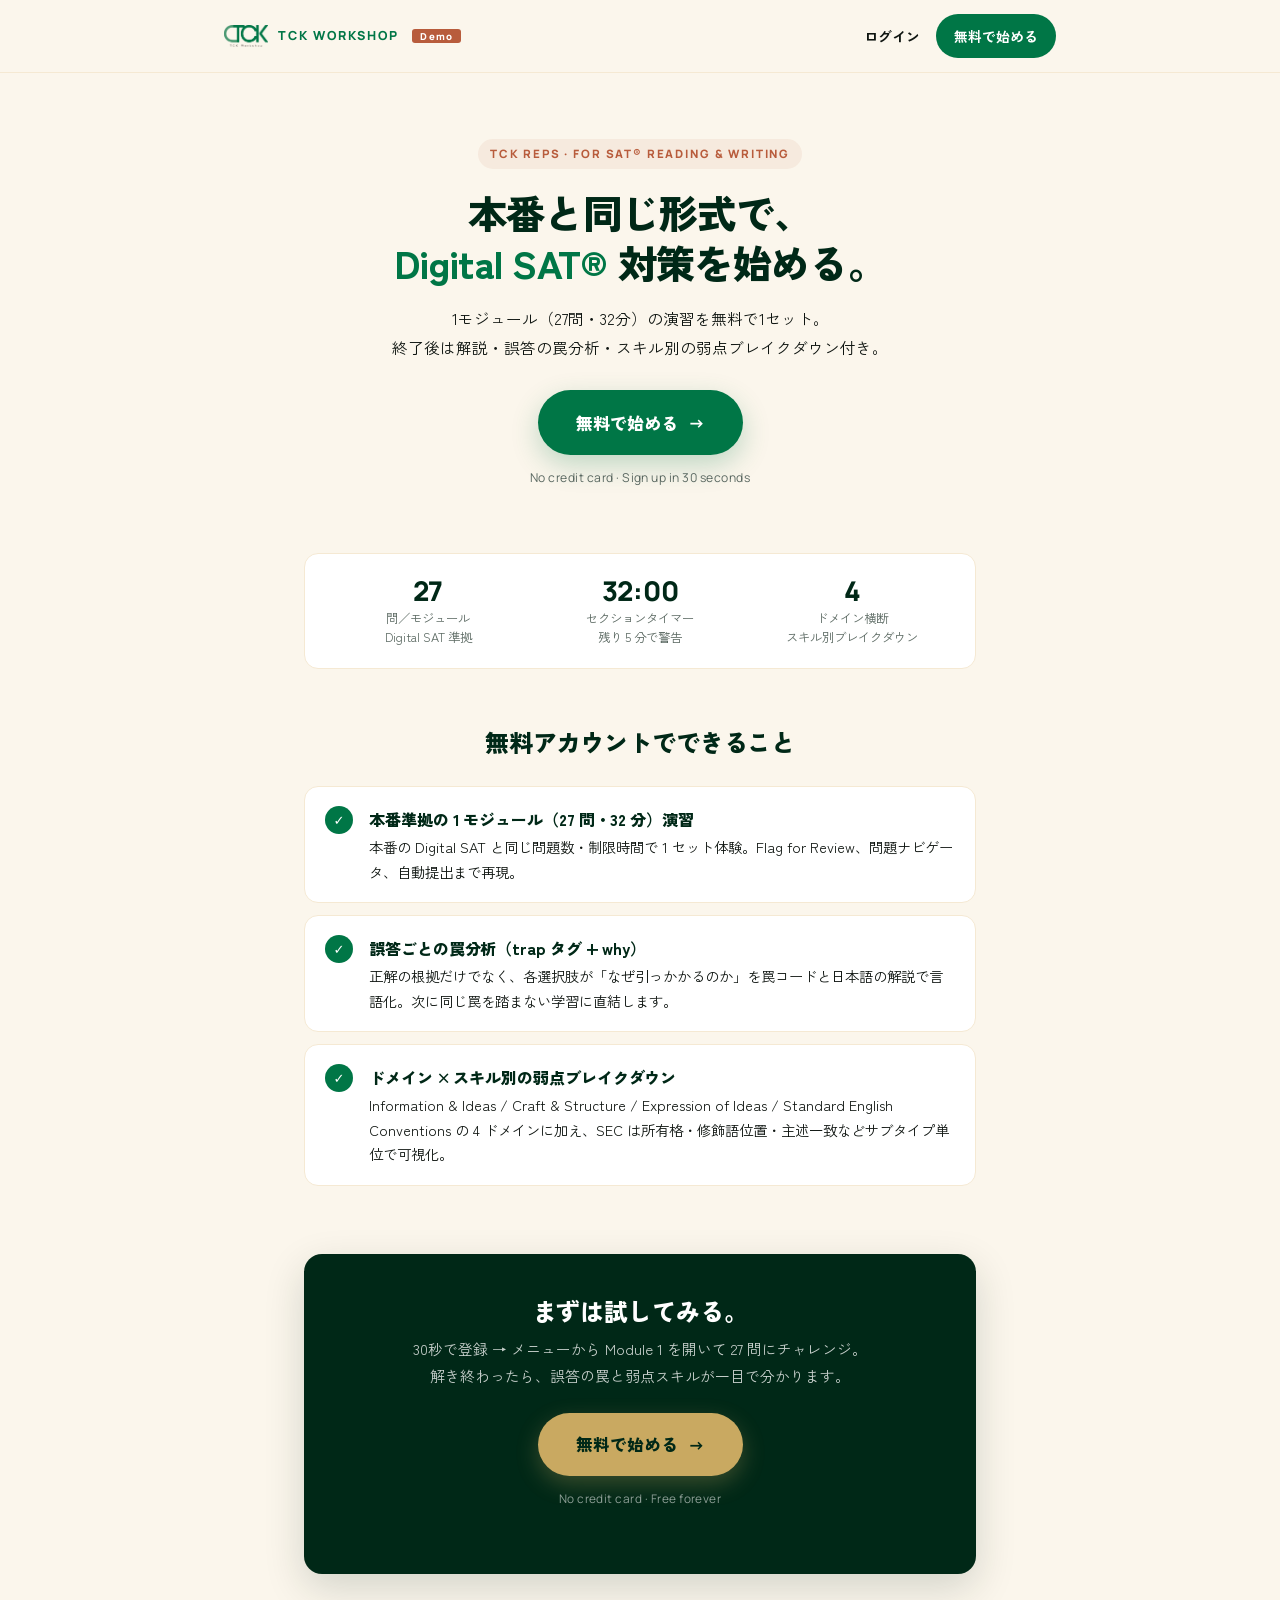
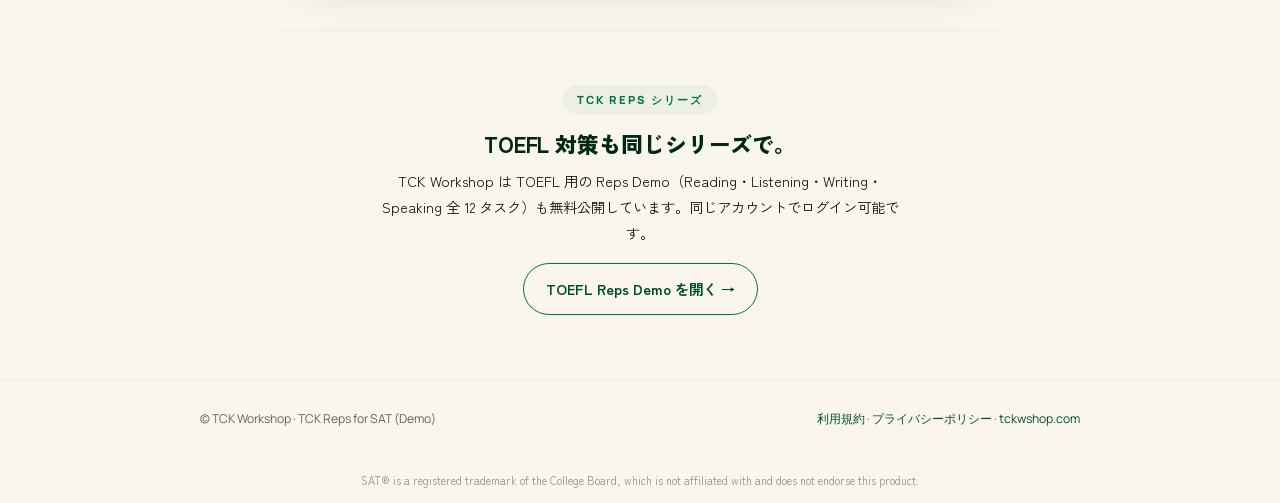
<file: index.html>
<!DOCTYPE html>
<html lang="ja">
<head>
<meta charset="UTF-8">
<meta name="viewport" content="width=device-width, initial-scale=1.0">
<title>TCK Reps for SAT — 無料体験 · TCK Workshop</title>
<meta name="description" content="TCK Workshop / TCK Reps for SAT — Digital SAT® Reading & Writing 形式の演習を無料で1モジュール体験。30秒で登録、クレジットカード不要。">
<link rel="icon" type="image/png" sizes="32x32" href="assets/favicon-32.png">
<link rel="icon" type="image/png" sizes="16x16" href="assets/favicon-16.png">
<link rel="shortcut icon" href="assets/favicon.ico">
<link rel="apple-touch-icon" sizes="180x180" href="assets/favicon-180.png">
<meta property="og:type" content="website">
<meta property="og:title" content="TCK Reps for SAT — 無料体験">
<meta property="og:description" content="Digital SAT® Reading & Writing 形式の演習を1モジュール、無料で。">
<meta property="og:image" content="https://apps.tckworkshop.co.jp/sat-reps-demo/assets/ogp-card.jpg">
<meta property="og:site_name" content="TCK Workshop">
<link rel="preconnect" href="https://fonts.googleapis.com">
<link rel="preconnect" href="https://fonts.gstatic.com" crossorigin>
<link href="https://fonts.googleapis.com/css2?family=Manrope:wght@400;500;600;700;800&family=Zen+Kaku+Gothic+New:wght@400;500;700;900&family=Noto+Sans+JP:wght@400;500;700&display=swap" rel="stylesheet">
<link rel="stylesheet" href="css/common.css">
<style>
*{margin:0;padding:0;box-sizing:border-box}
html{scroll-behavior:smooth}
body{font-family:var(--font-jp);background:var(--cream);color:var(--ink-900);line-height:1.75;-webkit-font-smoothing:antialiased;overflow-x:hidden}

/* ===== Nav ===== */
.nav{position:sticky;top:0;z-index:100;background:rgba(251,246,236,0.94);backdrop-filter:blur(10px);-webkit-backdrop-filter:blur(10px);border-bottom:1px solid var(--paper)}
.nav-inner{max-width:880px;margin:0 auto;padding:14px 24px;display:flex;align-items:center;justify-content:space-between;gap:14px}
.nav-brand{display:flex;align-items:center;gap:10px}
.brand-name{font-family:var(--font-en);font-size:.78em;font-weight:800;color:var(--green);letter-spacing:.14em;text-transform:uppercase}
.brand-demo-pill{font-family:var(--font-en);font-size:.6em;font-weight:800;letter-spacing:.12em;color:#fff;background:var(--terracotta);padding:3px 8px 2px;border-radius:3px;line-height:1;margin-left:4px}
.nav-actions{display:flex;align-items:center;gap:6px}
.nav-link{font-family:var(--font-jp);font-size:.86em;color:var(--ink-700);text-decoration:none;padding:10px 10px;font-weight:600}
.nav-link:hover{color:var(--green-dark)}
.nav-cta{font-family:var(--font-jp);font-size:.86em;font-weight:700;color:var(--white);background:var(--green);padding:10px 18px;border-radius:999px;text-decoration:none;transition:all .18s}
.nav-cta:hover{background:var(--green-dark);transform:translateY(-1px)}

/* ===== Hero ===== */
.hero{padding:64px 24px 28px;max-width:720px;margin:0 auto;text-align:center}
.hero-eyebrow{display:inline-block;font-family:var(--font-en);font-size:.72em;font-weight:800;color:var(--terracotta);letter-spacing:.16em;text-transform:uppercase;background:rgba(184,92,60,.08);padding:5px 12px;border-radius:999px;margin-bottom:18px}
.hero h1{font-size:clamp(1.75em,4vw,2.45em);font-weight:800;color:var(--green-deep);line-height:1.28;letter-spacing:-0.018em;margin-bottom:16px}
.hero h1 .accent{color:var(--green)}
.hero p.lead{font-size:.98em;color:var(--ink-700);max-width:540px;margin:0 auto 28px;line-height:1.85}

/* ===== Center CTA ===== */
.cta-big{display:inline-flex;align-items:center;justify-content:center;gap:10px;padding:18px 38px;background:var(--green);color:var(--white);border-radius:999px;text-decoration:none;font-weight:800;font-size:1.06em;font-family:var(--font-jp);box-shadow:0 10px 28px rgba(0,118,70,.24);transition:all .2s;border:none;cursor:pointer}
.cta-big:hover{background:var(--green-dark);transform:translateY(-2px);box-shadow:0 14px 34px rgba(0,118,70,.32)}
.cta-big .arrow{font-family:var(--font-en);font-weight:800}
.cta-note{margin-top:12px;font-family:var(--font-en);font-size:.76em;color:var(--ink-500);letter-spacing:.04em}

/* ===== Format strip — the SAT-specific spec ===== */
.format-strip{padding:36px 24px 8px;max-width:720px;margin:0 auto}
.format-strip-inner{display:grid;grid-template-columns:repeat(3,1fr);gap:14px;background:var(--white);border:1px solid var(--paper);border-radius:14px;padding:22px 24px}
.fs-item{text-align:center}
.fs-num{font-family:var(--font-en);font-size:1.7em;font-weight:800;color:var(--green-deep);letter-spacing:-0.01em;line-height:1.1}
.fs-label{font-family:var(--font-jp);font-size:.78em;color:var(--ink-500);margin-top:4px;line-height:1.45}

/* ===== Benefits ===== */
.benefits{padding:48px 24px 32px;max-width:720px;margin:0 auto}
.benefits-head{text-align:center;margin-bottom:28px}
.benefits-head h2{font-family:var(--font-jp);font-size:clamp(1.2em,2.6vw,1.5em);font-weight:800;color:var(--green-deep);line-height:1.4;letter-spacing:-0.005em}
.benefits-head p{font-size:.88em;color:var(--ink-500);margin-top:6px}
.benefit-list{display:flex;flex-direction:column;gap:12px}
.benefit{display:flex;align-items:flex-start;gap:16px;background:var(--white);border:1px solid var(--paper);border-radius:14px;padding:18px 20px}
.benefit .check{flex-shrink:0;width:28px;height:28px;border-radius:50%;background:var(--green);color:var(--white);display:flex;align-items:center;justify-content:center;font-size:.82em;font-weight:800;font-family:var(--font-en);margin-top:1px}
.benefit-body strong{display:block;font-family:var(--font-jp);font-size:1em;font-weight:800;color:var(--green-deep);margin-bottom:2px;letter-spacing:-0.005em}
.benefit-body span{display:block;font-size:.9em;color:var(--ink-700);line-height:1.7}

/* ===== Mid-page CTA ===== */
.mid-cta{padding:36px 24px 56px;max-width:720px;margin:0 auto;text-align:center}
.mid-cta-card{background:var(--green-deep);color:var(--white);border-radius:18px;padding:40px 28px;box-shadow:0 14px 40px rgba(0,40,23,.16)}
.mid-cta-card h2{font-family:var(--font-jp);font-size:clamp(1.2em,2.6vw,1.5em);font-weight:800;line-height:1.45;margin-bottom:8px;color:var(--white);letter-spacing:-0.005em}
.mid-cta-card p{font-size:.92em;color:rgba(255,255,255,.78);margin-bottom:24px;line-height:1.8}
.mid-cta-card .btn-gold{display:inline-flex;align-items:center;justify-content:center;gap:10px;padding:17px 38px;background:var(--gold);color:var(--green-deep);border-radius:999px;text-decoration:none;font-weight:800;font-size:1.04em;font-family:var(--font-jp);box-shadow:0 8px 22px rgba(201,169,97,.28);transition:all .2s}
.mid-cta-card .btn-gold:hover{background:#D9BA72;transform:translateY(-2px);box-shadow:0 12px 30px rgba(201,169,97,.4)}
.mid-cta-card .btn-gold .arrow{font-family:var(--font-en);font-weight:800}
.mid-cta-card .small{margin-top:12px;font-family:var(--font-en);font-size:.74em;color:rgba(255,255,255,.55);letter-spacing:.04em}

/* ===== Sibling apps strip ===== */
.siblings{padding:18px 24px 64px;max-width:720px;margin:0 auto;text-align:center;border-top:1px solid var(--paper)}
.siblings .pill{display:inline-block;font-family:var(--font-en);font-size:.7em;font-weight:800;letter-spacing:.18em;text-transform:uppercase;color:var(--green);background:rgba(0,118,70,.06);padding:5px 14px;border-radius:999px;margin:36px 0 14px}
.siblings h2{font-family:var(--font-jp);font-size:clamp(1.15em,2.4vw,1.35em);font-weight:800;color:var(--green-deep);line-height:1.45;margin-bottom:8px;letter-spacing:-0.005em}
.siblings p{font-size:.9em;color:var(--ink-700);line-height:1.8;max-width:520px;margin:0 auto 18px}
.siblings-cta{display:inline-flex;align-items:center;gap:8px;padding:12px 22px;background:transparent;color:var(--green-dark);border:1.5px solid var(--green);border-radius:999px;text-decoration:none;font-weight:700;font-size:.9em;font-family:var(--font-jp);transition:all .2s}
.siblings-cta:hover{background:var(--green);color:var(--white)}

/* ===== Footer ===== */
.footer{background:var(--cream);padding:28px 24px;border-top:1px solid var(--paper)}
.footer-inner{max-width:880px;margin:0 auto;display:flex;justify-content:space-between;align-items:center;flex-wrap:wrap;gap:12px;font-family:var(--font-en);font-size:.76em;color:var(--ink-500)}
.footer a{color:var(--green-dark);text-decoration:none}
.footer a:hover{text-decoration:underline}

@media(max-width:560px){
  .hero{padding:48px 20px 24px}
  .benefits,.mid-cta,.siblings,.format-strip{padding-left:20px;padding-right:20px}
  .mid-cta-card{padding:32px 22px}
  .cta-big{padding:16px 30px;font-size:1em}
  .nav-link{padding:10px 6px}
  .format-strip-inner{grid-template-columns:1fr;gap:12px}
  .fs-item{border-bottom:1px solid var(--paper);padding-bottom:10px}
  .fs-item:last-child{border-bottom:none;padding-bottom:0}
}
</style>
</head>
<body>

<!-- ===== Nav ===== -->
<nav class="nav">
  <div class="nav-inner">
    <div class="nav-brand">
      <img class="brand-logo brand-logo--xs" src="assets/tck-logo.png" alt="TCK Workshop">
      <span class="brand-name">TCK Workshop</span>
      <span class="brand-demo-pill">Demo</span>
    </div>
    <div class="nav-actions">
      <a href="login.html" class="nav-link">ログイン</a>
      <a href="login.html" class="nav-cta">無料で始める</a>
    </div>
  </div>
</nav>

<!-- ===== Hero ===== -->
<section class="hero">
  <span class="hero-eyebrow">TCK Reps · for SAT® Reading &amp; Writing</span>
  <h1>本番と同じ形式で、<br><span class="accent">Digital SAT®</span> 対策を始める。</h1>
  <p class="lead">
    1モジュール（27問・32分）の演習を無料で1セット。<br>
    終了後は解説・誤答の罠分析・スキル別の弱点ブレイクダウン付き。
  </p>
  <a href="login.html" class="cta-big" id="heroCta">無料で始める <span class="arrow">→</span></a>
  <p class="cta-note">No credit card · Sign up in 30 seconds</p>
</section>

<!-- ===== Format strip — the SAT-specific numbers up front ===== -->
<section class="format-strip">
  <div class="format-strip-inner">
    <div class="fs-item">
      <div class="fs-num">27</div>
      <div class="fs-label">問／モジュール<br>Digital SAT 準拠</div>
    </div>
    <div class="fs-item">
      <div class="fs-num">32:00</div>
      <div class="fs-label">セクションタイマー<br>残り 5 分で警告</div>
    </div>
    <div class="fs-item">
      <div class="fs-num">4</div>
      <div class="fs-label">ドメイン横断<br>スキル別ブレイクダウン</div>
    </div>
  </div>
</section>

<!-- ===== Benefits ===== -->
<section class="benefits">
  <div class="benefits-head">
    <h2>無料アカウントでできること</h2>
  </div>
  <div class="benefit-list">
    <div class="benefit">
      <span class="check">✓</span>
      <div class="benefit-body">
        <strong>本番準拠の 1 モジュール（27 問・32 分）演習</strong>
        <span>本番の Digital SAT と同じ問題数・制限時間で 1 セット体験。Flag for Review、問題ナビゲータ、自動提出まで再現。</span>
      </div>
    </div>
    <div class="benefit">
      <span class="check">✓</span>
      <div class="benefit-body">
        <strong>誤答ごとの罠分析（trap タグ + why）</strong>
        <span>正解の根拠だけでなく、各選択肢が「なぜ引っかかるのか」を罠コードと日本語の解説で言語化。次に同じ罠を踏まない学習に直結します。</span>
      </div>
    </div>
    <div class="benefit">
      <span class="check">✓</span>
      <div class="benefit-body">
        <strong>ドメイン × スキル別の弱点ブレイクダウン</strong>
        <span>Information &amp; Ideas / Craft &amp; Structure / Expression of Ideas / Standard English Conventions の 4 ドメインに加え、SEC は所有格・修飾語位置・主述一致などサブタイプ単位で可視化。</span>
      </div>
    </div>
  </div>
</section>

<!-- ===== Mid-page CTA ===== -->
<section class="mid-cta">
  <div class="mid-cta-card">
    <h2>まずは試してみる。</h2>
    <p>30秒で登録 → メニューから Module 1 を開いて 27 問にチャレンジ。<br>解き終わったら、誤答の罠と弱点スキルが一目で分かります。</p>
    <a href="login.html" class="btn-gold">無料で始める <span class="arrow">→</span></a>
    <p class="small">No credit card · Free forever</p>
  </div>
</section>

<!-- ===== TCK Reps series sibling — link to TOEFL demo ===== -->
<section class="siblings">
  <span class="pill">TCK Reps シリーズ</span>
  <h2>TOEFL 対策も同じシリーズで。</h2>
  <p>TCK Workshop は TOEFL 用の Reps Demo（Reading・Listening・Writing・Speaking 全 12 タスク）も無料公開しています。同じアカウントでログイン可能です。</p>
  <a href="https://apps.tckworkshop.co.jp/toefl-reps-demo/" class="siblings-cta" target="_blank" rel="noopener">TOEFL Reps Demo を開く →</a>
</section>

<!-- ===== Footer ===== -->
<footer class="footer">
  <div class="footer-inner">
    <span>© TCK Workshop · TCK Reps for SAT (Demo)</span>
    <span><a href="terms.html">利用規約</a> · <a href="privacy.html">プライバシーポリシー</a> · <a href="https://tckwshop.com" target="_blank" rel="noopener">tckwshop.com</a></span>
  </div>
</footer>

<script>
/* If already logged into the shared TCK Reps session, swap CTAs to menu. */
(function(){
  try {
    var u = JSON.parse(sessionStorage.getItem('tck_sat_user'));
    if (!u || !u.userId) return;
    document.querySelectorAll('a[href="login.html"]').forEach(function(a){
      a.setAttribute('href', 'menu.html');
      var t = (a.textContent || '').trim();
      if (t.indexOf('無料で始める') === 0) a.innerHTML = 'メニューを開く <span class="arrow">→</span>';
      else if (t === 'ログイン') a.textContent = u.userName || 'メニュー';
    });
  } catch(e){}
})();
</script>

<p class="tm-disclaimer" style="margin:0;padding:14px 20px;font-size:11px;line-height:1.65;color:#8a948f;text-align:center">SAT® is a registered trademark of the College Board, which is not affiliated with and does not endorse this product.</p>
</body>
</html>
</file>
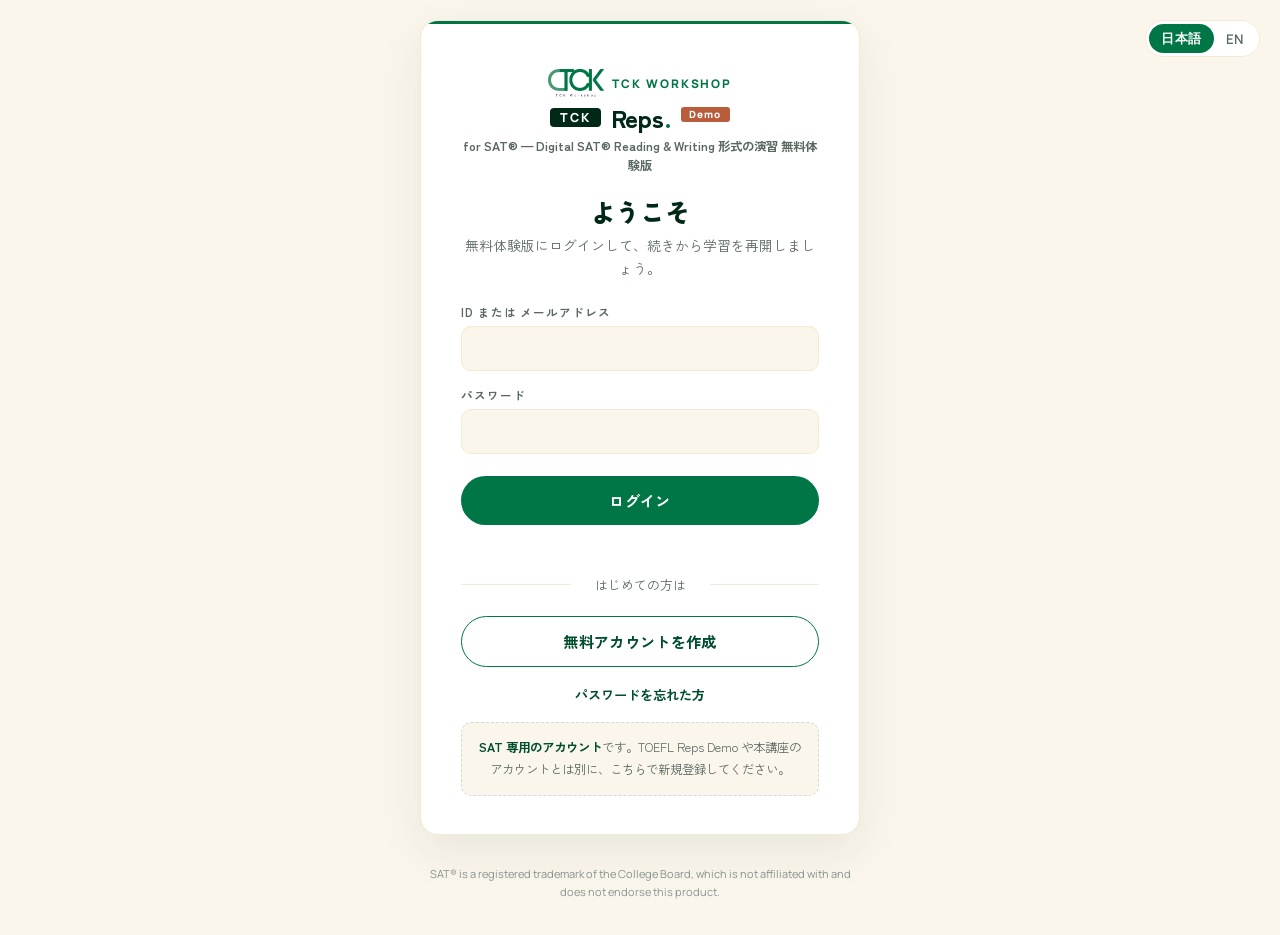
<file: login.html>
<!DOCTYPE html>
<html lang="ja">
<head>
<meta charset="UTF-8">
<meta name="viewport" content="width=device-width, initial-scale=1.0">
<link rel="icon" type="image/png" sizes="32x32" href="assets/favicon-32.png">
<link rel="icon" type="image/png" sizes="16x16" href="assets/favicon-16.png">
<link rel="shortcut icon" href="assets/favicon.ico">
<link rel="apple-touch-icon" sizes="180x180" href="assets/favicon-180.png">
<meta property="og:type" content="website">
<meta property="og:title" content="TCK Reps for SAT (Demo) — Sign in">
<meta property="og:description" content="無料体験版 — Digital SAT® Reading & Writing 形式の演習を1モジュールお試しいただけます。">
<meta property="og:image" content="https://apps.tckworkshop.co.jp/sat-reps-demo/assets/ogp-card.jpg">
<meta property="og:site_name" content="TCK Workshop · TCK Reps for SAT (Demo)">
<title>TCK Reps for SAT (Demo) — Sign in</title>
<link rel="stylesheet" href="css/common.css">
<style>
*{margin:0;padding:0;box-sizing:border-box}
body{font-family:var(--font-en),var(--font-jp);background:var(--cream);min-height:100vh;display:flex;flex-direction:column;align-items:center;justify-content:center;gap:16px;color:var(--ink-900);padding:20px;-webkit-font-smoothing:antialiased}

.lang-floater{position:fixed;top:20px;right:20px;z-index:10}

.card{background:var(--white);border:1px solid var(--paper);border-radius:18px;box-shadow:0 16px 48px rgba(0,40,23,.08);padding:48px 40px 38px;width:100%;max-width:440px;position:relative;overflow:hidden}
.card::before{content:'';position:absolute;top:0;left:0;right:0;height:3px;background:var(--green)}

.brand{display:flex;align-items:center;justify-content:center;gap:8px;margin-bottom:14px}
.brand-name{font-family:var(--font-en);font-size:.74em;font-weight:800;color:var(--green);letter-spacing:.16em;text-transform:uppercase}
.product-logo{display:flex;align-items:center;justify-content:center;gap:10px;margin:-6px 0 7px;user-select:none;position:relative}
.product-logo .pl-chip{font-family:var(--font-en);font-size:.78em;font-weight:900;letter-spacing:.14em;color:#fff;background:var(--green-deep);padding:4px 10px 3px;border-radius:4px;line-height:1}
.product-logo .pl-name{font-family:var(--font-jp,var(--font-en));font-size:1.55em;font-weight:800;color:var(--green-deep);letter-spacing:-0.015em;line-height:1}
.product-logo .pl-name .dot{color:var(--green);margin-left:2px}
.product-logo .pl-demo{font-family:var(--font-en);font-size:.62em;font-weight:800;letter-spacing:.12em;color:#fff;background:var(--terracotta);padding:3px 8px 2px;border-radius:3px;line-height:1;align-self:flex-start;margin-top:2px}
.product-tagline{font-family:var(--font-jp);font-size:.78em;font-weight:600;color:var(--ink-500);text-align:center;margin:0 0 22px;line-height:1.55}
.tm-disclaimer{max-width:480px}

h1{font-family:var(--font-en);font-size:1.55em;font-weight:800;color:var(--green-deep);letter-spacing:-0.015em;line-height:1.2;margin-bottom:6px;text-align:center}
h2{font-family:var(--font-en);font-size:1.35em;font-weight:800;color:var(--green-deep);letter-spacing:-0.015em;margin-bottom:6px}
.sub{font-size:.86em;color:var(--ink-500);margin-bottom:24px;text-align:center;line-height:1.6}
.view-sub{font-size:.84em;color:var(--ink-500);margin-bottom:18px;line-height:1.6}

.field{text-align:left;margin-bottom:16px}
.field label{display:block;font-family:var(--font-en);font-size:.72em;font-weight:700;color:var(--ink-500);margin-bottom:6px;letter-spacing:.08em;text-transform:uppercase}
.field input{width:100%;padding:11px 14px;border:1.5px solid var(--paper);border-radius:10px;font-size:.94em;font-family:inherit;color:var(--ink-900);background:var(--cream);transition:all .18s}
.field input:focus{outline:none;border-color:var(--green);background:var(--white);box-shadow:0 0 0 3px rgba(0,118,70,.10)}
.field .hint{font-size:.74em;color:var(--ink-500);margin-top:4px}

.btn{width:100%;padding:13px;border:none;border-radius:999px;font-size:.95em;font-weight:700;font-family:var(--font-en);cursor:pointer;transition:all .18s;letter-spacing:.02em}
.btn-primary{background:var(--green);color:var(--white);margin-top:6px}
.btn-primary:hover{background:var(--green-dark);transform:translateY(-1px);box-shadow:0 6px 18px rgba(0,118,70,.18)}
.btn-primary:disabled{background:#A8C9B8;cursor:not-allowed;transform:none;box-shadow:none}
.btn-outline{background:var(--white);color:var(--green-dark);border:1.5px solid var(--green);margin-top:8px}
.btn-outline:hover{background:var(--green);color:var(--white)}

.msg{font-size:.84em;margin-top:12px;min-height:1.2em}
.msg.error{color:var(--terracotta)}
.msg.success{color:var(--green-dark)}

.spinner{display:none;width:18px;height:18px;border:2.5px solid rgba(255,255,255,.3);border-top-color:var(--white);border-radius:50%;animation:spin .6s linear infinite;margin:0 auto}
@keyframes spin{to{transform:rotate(360deg)}}

.divider{display:flex;align-items:center;text-align:center;color:var(--ink-500);font-size:.8em;margin:22px 0 14px}
.divider::before,.divider::after{content:'';flex:1;height:1px;background:var(--paper)}
.divider span{padding:0 12px}

.links{margin-top:18px;font-size:.82em;text-align:center;color:var(--ink-500)}
.links a{color:var(--green-dark);font-weight:600;text-decoration:none}
.links a:hover{text-decoration:underline}

.back-link{display:inline-flex;align-items:center;gap:5px;background:transparent;border:none;font-family:var(--font-en);font-size:.82em;color:var(--green-dark);cursor:pointer;padding:6px 0 16px;font-weight:600}
.back-link:hover{color:var(--green-deep)}

.view{display:none}
.view.active{display:block}

.gate-notice{background:#fff4e0;border:1px solid var(--gold);border-radius:10px;padding:12px 14px;font-size:.84em;color:#7a5a1c;margin-bottom:16px;display:none}

.consent-row{display:flex;align-items:flex-start;gap:9px;margin:2px 0 12px;cursor:pointer;text-align:left}
.consent-row input[type="checkbox"]{margin-top:3px;width:16px;height:16px;accent-color:var(--green);flex-shrink:0;cursor:pointer}
.consent-row .consent-text{font-size:.8em;color:var(--ink-500);line-height:1.6}
.consent-row .consent-text a{color:var(--green-dark);font-weight:600}

.shared-account{margin-top:18px;padding:14px 16px;background:var(--cream);border:1px dashed var(--ink-200);border-radius:10px;font-size:.78em;color:var(--ink-500);line-height:1.65;text-align:center}
.shared-account strong{color:var(--green-dark);font-weight:700}
</style>
</head>
<body data-lang="jp">

<div class="lang-floater">
  <div class="tck-lang-toggle">
    <button type="button" data-lang-btn="jp" class="active">日本語</button>
    <button type="button" data-lang-btn="en">EN</button>
  </div>
</div>

<div class="card">
  <div class="brand">
    <img class="brand-logo" src="assets/tck-logo.png" alt="TCK Workshop">
    <span class="brand-name">TCK Workshop</span>
  </div>
  <div class="product-logo" aria-label="TCK Reps for SAT">
    <span class="pl-chip">TCK</span>
    <span class="pl-name">Reps<span class="dot">.</span></span>
    <span class="pl-demo">Demo</span>
  </div>
  <p class="product-tagline"><span class="jp">for SAT® — Digital SAT® Reading &amp; Writing 形式の演習 無料体験版</span><span class="en">for the SAT® — Digital SAT® Reading &amp; Writing practice, free trial</span></p>

  <div class="gate-notice" id="gateNotice">
    <span class="jp">先にログインまたはアカウント作成が必要です。</span>
    <span class="en">Please sign in or create an account first.</span>
  </div>

  <!-- ===== LOGIN VIEW ===== -->
  <div class="view active" id="viewLogin">
    <h1><span class="jp">ようこそ</span><span class="en">Welcome back</span></h1>
    <p class="sub"><span class="jp">無料体験版にログインして、続きから学習を再開しましょう。</span><span class="en">Sign in to your free trial and pick up where you left off.</span></p>
    <div class="field">
      <label><span class="jp">ID または メールアドレス</span><span class="en">ID or Email</span></label>
      <input type="text" id="loginEmail" autocomplete="username">
    </div>
    <div class="field">
      <label><span class="jp">パスワード</span><span class="en">Password</span></label>
      <input type="password" id="loginPass" autocomplete="current-password">
    </div>
    <button class="btn btn-primary" id="btnLogin" onclick="doLogin()">
      <span class="btn-text"><span class="jp">ログイン</span><span class="en">Sign in</span></span>
      <div class="spinner" id="spinLogin"></div>
    </button>
    <div class="msg error" id="errLogin"></div>

    <div class="divider"><span><span class="jp">はじめての方は</span><span class="en">New here?</span></span></div>
    <button class="btn btn-outline" onclick="showView('viewRegister')">
      <span class="jp">無料アカウントを作成</span><span class="en">Create a free account</span>
    </button>

    <div class="links">
      <a href="#" onclick="showView('viewRecover');return false;">
        <span class="jp">パスワードを忘れた方</span><span class="en">Forgot your password?</span>
      </a>
    </div>
  </div>

  <!-- ===== REGISTER VIEW ===== -->
  <div class="view" id="viewRegister">
    <button class="back-link" onclick="showView('viewLogin')">
      ← <span class="jp">ログインに戻る</span><span class="en">Back to sign in</span>
    </button>
    <h2><span class="jp">無料アカウントを作成</span><span class="en">Create your free account</span></h2>
    <p class="view-sub"><span class="jp">30秒で完了。クレジットカード不要。</span><span class="en">Takes 30 seconds. No credit card required.</span></p>
    <div class="field">
      <label><span class="jp">お名前</span><span class="en">Name</span></label>
      <input type="text" id="regName">
    </div>
    <div class="field">
      <label><span class="jp">メールアドレス</span><span class="en">Email</span></label>
      <input type="email" id="regEmail" autocomplete="email">
      <div class="hint"><span class="jp">パスワード再発行時に使用します</span><span class="en">Used for password recovery</span></div>
    </div>
    <div class="field">
      <label><span class="jp">パスワード</span><span class="en">Password</span></label>
      <input type="password" id="regPass" autocomplete="new-password">
      <div class="hint"><span class="jp">4文字以上</span><span class="en">At least 4 characters</span></div>
    </div>
    <label class="consent-row" for="regConsent">
      <input type="checkbox" id="regConsent">
      <span class="consent-text">
        <span class="jp"><a href="terms.html" target="_blank" rel="noopener">利用規約</a>と<a href="privacy.html" target="_blank" rel="noopener">プライバシーポリシー</a>に同意します</span>
        <span class="en">I agree to the <a href="terms.html" target="_blank" rel="noopener">Terms of Service</a> and <a href="privacy.html" target="_blank" rel="noopener">Privacy Policy</a></span>
      </span>
    </label>
    <button class="btn btn-primary" id="btnRegister" onclick="doRegister()">
      <span class="btn-text"><span class="jp">登録して体験スタート</span><span class="en">Register and start</span></span>
      <div class="spinner" id="spinReg"></div>
    </button>
    <div class="msg error" id="errReg"></div>
    <div class="msg success" id="succReg"></div>
  </div>

  <!-- ===== RECOVER VIEW ===== -->
  <div class="view" id="viewRecover">
    <button class="back-link" onclick="showView('viewLogin')">
      ← <span class="jp">ログインに戻る</span><span class="en">Back to sign in</span>
    </button>
    <h2><span class="jp">パスワードの再発行</span><span class="en">Recover your password</span></h2>
    <p class="view-sub"><span class="jp">登録メールアドレスに仮パスワードを送信します。</span><span class="en">We'll email a temporary password to your registered address.</span></p>
    <div class="field">
      <label><span class="jp">メールアドレス</span><span class="en">Email</span></label>
      <input type="email" id="recoverEmail" autocomplete="email">
    </div>
    <button class="btn btn-primary" id="btnRecover" onclick="doRecover()">
      <span class="btn-text"><span class="jp">送信する</span><span class="en">Send</span></span>
      <div class="spinner" id="spinRecover"></div>
    </button>
    <div class="msg error" id="errRecover"></div>
    <div class="msg success" id="succRecover"></div>
  </div>

  <div class="shared-account">
    <span class="jp"><strong>SAT 専用のアカウント</strong>です。TOEFL Reps Demo や本講座のアカウントとは別に、こちらで新規登録してください。</span>
    <span class="en"><strong>This account is SAT-only.</strong> It's separate from the TOEFL Reps demo and the paid course — please create a new account here.</span>
  </div>
</div>

<script src="js/auth.js"></script>
<script src="js/api.js"></script>
<script>
(function(){
  var stored = localStorage.getItem('tck_lang') || 'jp';
  setLang(stored);
  document.querySelectorAll('[data-lang-btn]').forEach(function(b){
    b.addEventListener('click', function(){ setLang(b.getAttribute('data-lang-btn')); });
  });
  function setLang(l){
    document.body.setAttribute('data-lang', l);
    document.documentElement.setAttribute('lang', l === 'jp' ? 'ja' : 'en');
    localStorage.setItem('tck_lang', l);
    document.querySelectorAll('[data-lang-btn]').forEach(function(b){
      b.classList.toggle('active', b.getAttribute('data-lang-btn') === l);
    });
  }
})();

if (location.search.indexOf('gate=denied') !== -1) {
  document.getElementById('gateNotice').style.display = 'block';
}

function showView(id) {
  document.querySelectorAll('.view').forEach(function(v){ v.classList.remove('active'); });
  document.getElementById(id).classList.add('active');
  document.querySelectorAll('.msg').forEach(function(m){ m.textContent = ''; });
}

function setLoading(btnId, spinId, on) {
  var b = document.getElementById(btnId);
  var s = document.getElementById(spinId);
  var t = b.querySelector('.btn-text');
  b.disabled = on;
  t.style.display = on ? 'none' : '';
  s.style.display = on ? 'inline-block' : 'none';
}

function tMsg(jp, en) {
  return (localStorage.getItem('tck_lang') || 'jp') === 'en' ? en : jp;
}

function saveAndGo(res, pass) {
  Auth.setUser({ userId: res.userId, userName: res.userName, email: res.email || '' });
  if (pass) sessionStorage.setItem('tck_sat_pass', pass);
  var ret = new URLSearchParams(location.search).get('return') || 'menu.html';
  if (!/^[\w\-./?=&%]+$/.test(ret) || ret.indexOf('://') !== -1) ret = 'menu.html';
  location.href = ret;
}

function doLogin() {
  var email = document.getElementById('loginEmail').value.trim();
  var pass  = document.getElementById('loginPass').value.trim();
  var err   = document.getElementById('errLogin');
  err.textContent = '';
  if (!email || !pass) {
    err.textContent = tMsg('メールアドレスとパスワードを入力してください。', 'Please enter your email and password.');
    return;
  }
  setLoading('btnLogin', 'spinLogin', true);
  Api.login(email, pass).then(function(r){
    if (r.success) { saveAndGo(r, pass); return; }
    var map = {
      invalid_credentials: tMsg('メールアドレスまたはパスワードが正しくありません。', 'Wrong email or password.'),
      temp_password_expired: tMsg('仮パスワードの有効期限が切れています。再度発行してください。', 'Temporary password expired. Please request a new one.'),
      no_sheet: tMsg('サーバーエラー。少し時間をおいて再度お試しください。', 'Server error. Please try again shortly.')
    };
    err.textContent = map[r.error] || tMsg('ログインに失敗しました。', 'Login failed.');
    setLoading('btnLogin', 'spinLogin', false);
  }).catch(function(){
    err.textContent = tMsg('通信エラーが発生しました。', 'A network error occurred.');
    setLoading('btnLogin', 'spinLogin', false);
  });
}

function doRegister() {
  var name  = document.getElementById('regName').value.trim();
  var email = document.getElementById('regEmail').value.trim();
  var pass  = document.getElementById('regPass').value.trim();
  var err   = document.getElementById('errReg');
  var succ  = document.getElementById('succReg');
  err.textContent = ''; succ.textContent = '';
  if (!name || !email || !pass) {
    err.textContent = tMsg('すべての項目を入力してください。', 'Please fill in every field.');
    return;
  }
  if (pass.length < 4) {
    err.textContent = tMsg('パスワードは4文字以上にしてください。', 'Password must be at least 4 characters.');
    return;
  }
  if (!document.getElementById('regConsent').checked) {
    err.textContent = tMsg('利用規約とプライバシーポリシーへの同意が必要です。', 'Please agree to the Terms of Service and Privacy Policy.');
    return;
  }
  setLoading('btnRegister', 'spinReg', true);
  Api.signup('', pass, name, email).then(function(r){
    if (r.success) { saveAndGo(r, pass); return; }
    var map = {
      duplicate_email: tMsg('このメールアドレスはすでに登録されています。', 'This email is already registered.'),
      invalid_email: tMsg('メールアドレスの形式が正しくありません。', 'Email format looks wrong.'),
      pass_too_short: tMsg('パスワードは4文字以上にしてください。', 'Password must be at least 4 characters.'),
      missing_params: tMsg('すべての項目を入力してください。', 'Please fill in every field.')
    };
    err.textContent = map[r.error] || tMsg('登録に失敗しました。', 'Registration failed.');
    setLoading('btnRegister', 'spinReg', false);
  }).catch(function(){
    err.textContent = tMsg('通信エラーが発生しました。', 'A network error occurred.');
    setLoading('btnRegister', 'spinReg', false);
  });
}

function doRecover() {
  var email = document.getElementById('recoverEmail').value.trim();
  var err   = document.getElementById('errRecover');
  var succ  = document.getElementById('succRecover');
  err.textContent = ''; succ.textContent = '';
  if (!email) {
    err.textContent = tMsg('メールアドレスを入力してください。', 'Please enter your email.');
    return;
  }
  setLoading('btnRecover', 'spinRecover', true);
  Api.recover(email).then(function(r){
    if (r.success) {
      succ.textContent = tMsg('仮パスワードを送信しました。メールをご確認ください（24時間以内に変更してください）。', 'Temporary password sent. Check your inbox (change it within 24h).');
      setLoading('btnRecover', 'spinRecover', false);
      return;
    }
    var map = {
      not_found: tMsg('このメールアドレスは登録されていません。', 'No account found for that email.'),
      mail_failed: tMsg('メール送信に失敗しました。サポートまでご連絡ください。', 'Email send failed. Please contact support.')
    };
    err.textContent = map[r.error] || tMsg('送信に失敗しました。', 'Send failed.');
    setLoading('btnRecover', 'spinRecover', false);
  }).catch(function(){
    err.textContent = tMsg('通信エラーが発生しました。', 'A network error occurred.');
    setLoading('btnRecover', 'spinRecover', false);
  });
}

['loginPass','regPass','recoverEmail'].forEach(function(id){
  var el = document.getElementById(id);
  if (!el) return;
  el.addEventListener('keydown', function(e){
    if (e.key !== 'Enter') return;
    if (id === 'loginPass') doLogin();
    else if (id === 'regPass') doRegister();
    else doRecover();
  });
});
</script>

<p class="tm-disclaimer" style="margin:0;padding:14px 20px;font-size:11px;line-height:1.65;color:#8a948f;text-align:center">SAT® is a registered trademark of the College Board, which is not affiliated with and does not endorse this product.</p>
</body>
</html>
</file>
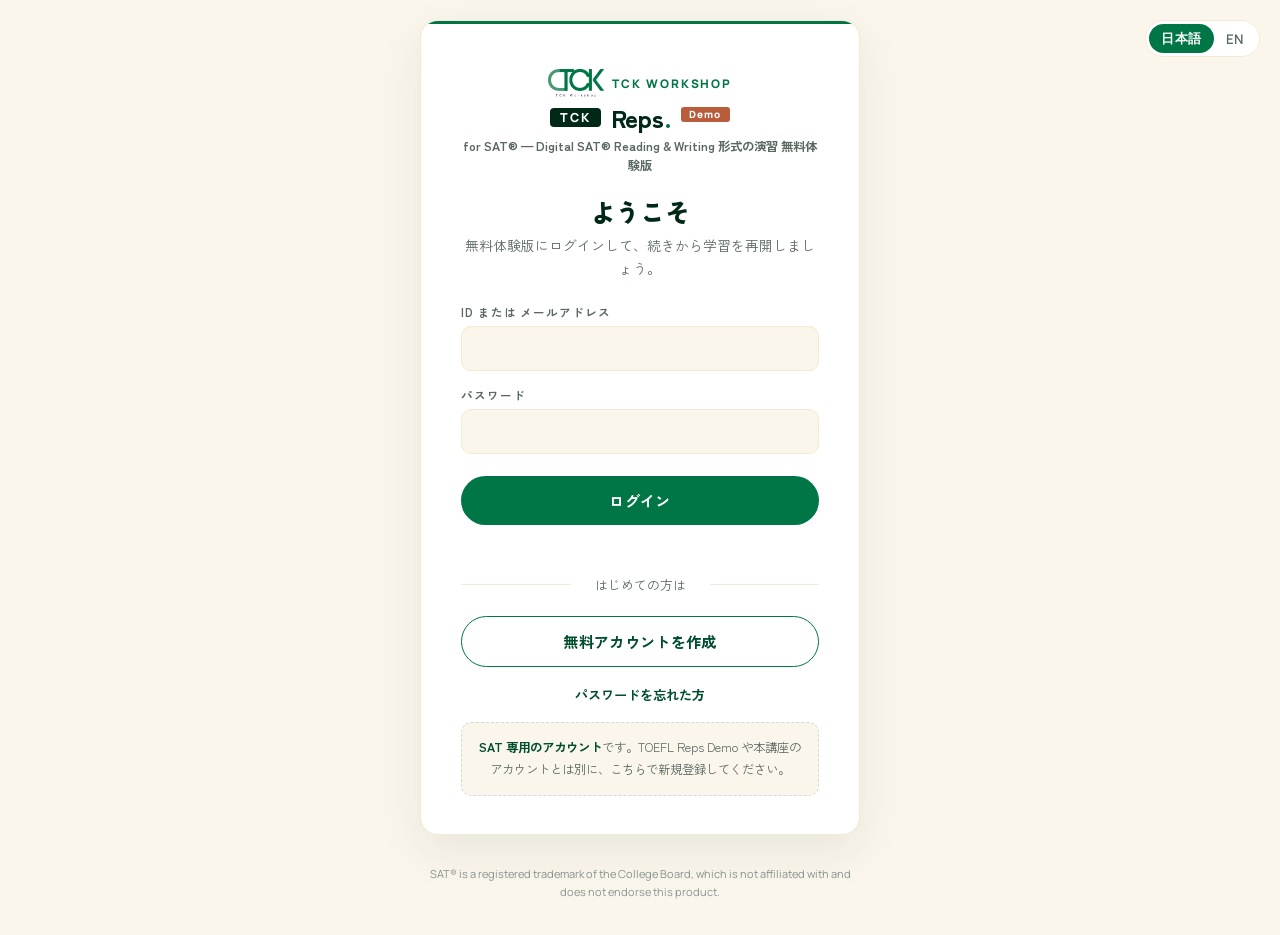
<file: menu.html>
<!DOCTYPE html>
<html lang="ja">
<head>
<meta charset="UTF-8">
<meta name="viewport" content="width=device-width, initial-scale=1.0">
<link rel="icon" type="image/png" sizes="32x32" href="assets/favicon-32.png">
<link rel="icon" type="image/png" sizes="16x16" href="assets/favicon-16.png">
<link rel="shortcut icon" href="assets/favicon.ico">
<link rel="apple-touch-icon" sizes="180x180" href="assets/favicon-180.png">
<title>TCK Reps for SAT (Demo) — メニュー</title>
<link rel="stylesheet" href="css/common.css">
<style>
*{margin:0;padding:0;box-sizing:border-box}
html,body{height:100%}
body{font-family:var(--font-en),var(--font-jp);background:var(--cream);min-height:100vh;color:var(--ink-900);-webkit-font-smoothing:antialiased;line-height:1.6}

.header{background:var(--cream);border-bottom:1px solid var(--paper);padding:18px 28px;display:flex;align-items:center;justify-content:space-between;gap:14px;flex-wrap:wrap}
.header-left{display:flex;align-items:center;gap:14px}
.logo-mark{display:inline-flex;align-items:center;gap:8px}
.logo-dot{width:8px;height:8px;border-radius:50%;background:var(--green)}
.logo{font-family:var(--font-en);font-size:.72em;font-weight:800;color:var(--green);letter-spacing:.14em;text-transform:uppercase}
.demo-pill{font-family:var(--font-en);font-size:.6em;font-weight:800;letter-spacing:.12em;color:#fff;background:var(--terracotta);padding:3px 8px 2px;border-radius:3px;line-height:1}
.header-divider{width:1px;height:16px;background:var(--ink-200)}
.header-title{font-size:.88em;color:var(--ink-500);font-weight:500}
.header-right{display:flex;align-items:center;gap:10px;flex-wrap:wrap}
.user-pill{display:flex;align-items:center;gap:8px;background:var(--white);border:1px solid var(--paper);padding:5px 12px 5px 5px;border-radius:999px;font-size:.78em;color:var(--ink-900);font-weight:500}
.avatar{width:24px;height:24px;border-radius:50%;background:var(--green);color:var(--white);display:flex;align-items:center;justify-content:center;font-size:.72em;font-weight:700;font-family:var(--font-en)}
.btn-logout{background:transparent;border:none;font-size:.74em;font-weight:500;color:var(--ink-500);cursor:pointer;font-family:var(--font-en);padding:6px 10px;border-radius:8px;transition:color .15s}
.btn-logout:hover{color:var(--green-dark)}
.sibling-link{font-family:var(--font-jp);font-size:.78em;color:var(--green-dark);text-decoration:none;padding:7px 14px;border:1.5px solid var(--paper);border-radius:999px;font-weight:600;transition:all .15s}
.sibling-link:hover{border-color:var(--green);color:var(--green-deep)}

.hero{max-width:980px;margin:0 auto;padding:48px 28px 24px}
.hero-kicker{font-family:var(--font-en);font-size:.72em;font-weight:700;color:var(--green);letter-spacing:.18em;text-transform:uppercase;margin-bottom:14px}
.hero h1{font-size:2em;font-weight:700;color:var(--green-deep);line-height:1.25;margin-bottom:10px;letter-spacing:-0.01em}
.hero-sub{font-size:.98em;color:var(--ink-500);max-width:600px;line-height:1.7}

.module-grid{max-width:980px;margin:24px auto 40px;padding:0 28px;display:grid;grid-template-columns:1fr;gap:16px}
@media(min-width:720px){.module-grid{grid-template-columns:repeat(2,1fr)}}

.module-card{background:var(--white);border:1px solid var(--paper);border-radius:var(--radius);padding:28px 28px 24px;cursor:pointer;transition:transform .2s ease,border-color .2s ease,box-shadow .2s ease;text-decoration:none;color:inherit;display:flex;flex-direction:column;gap:14px;position:relative;overflow:hidden;min-height:240px}
.module-card:hover{border-color:var(--green);transform:translateY(-2px);box-shadow:0 8px 24px rgba(0,118,70,.08)}
.module-card::before{content:"";position:absolute;top:0;left:0;width:3px;height:100%;background:var(--green);opacity:0;transition:opacity .2s}
.module-card:hover::before{opacity:1}
.module-card.locked{cursor:not-allowed;opacity:.55}
.module-card.locked:hover{border-color:var(--paper);transform:none;box-shadow:none}
.module-card.locked::before{display:none}

.module-head{display:flex;justify-content:space-between;align-items:flex-start;gap:12px}
.module-kicker{font-family:var(--font-en);font-size:.7em;font-weight:800;color:var(--green);letter-spacing:.16em;text-transform:uppercase}
.module-badge{font-family:var(--font-en);font-size:.66em;font-weight:800;letter-spacing:.12em;text-transform:uppercase;padding:3px 9px;border-radius:999px}
.badge-free{background:rgba(0,118,70,.1);color:var(--green-dark)}
.badge-locked{background:var(--paper);color:var(--ink-500)}
.module-title{font-family:var(--font-en);font-size:1.9em;font-weight:800;color:var(--green-deep);line-height:1.1;letter-spacing:-0.02em;margin-top:2px}
.module-desc{font-size:.92em;color:var(--ink-700);line-height:1.65;margin-top:4px}
.module-stats{display:flex;gap:14px;font-family:var(--font-en);font-size:.78em;color:var(--ink-500);font-weight:600;margin-top:auto;padding-top:12px;border-top:1px solid var(--paper)}
.module-stats span strong{color:var(--ink-900);font-weight:800;margin-right:3px}
.module-foot{display:flex;justify-content:flex-end;align-items:center;gap:6px;font-family:var(--font-en);font-size:.86em;font-weight:700;color:var(--green-dark);margin-top:6px}
.module-arrow{font-size:1.2em;color:var(--green);transition:transform .2s}
.module-card:hover .module-arrow{transform:translateX(4px)}

.footer{max-width:980px;margin:40px auto 30px;padding:0 28px;display:flex;justify-content:space-between;align-items:center;flex-wrap:wrap;gap:12px;font-size:.78em;color:var(--ink-500);font-family:var(--font-en)}
.footer-left{font-weight:500}
</style>
</head>
<body data-lang="jp">

<div class="header">
  <div class="header-left">
    <img class="brand-logo" src="assets/tck-logo.png" alt="TCK Workshop">
    <div class="logo-mark">
      <span class="logo-dot"></span>
      <span class="logo">TCK Workshop</span>
      <span class="demo-pill">TCK Reps for SAT® · Demo</span>
    </div>
    <span class="header-divider"></span>
    <span class="header-title"><span class="jp">体験版メニュー</span><span class="en">Trial menu</span></span>
  </div>
  <div class="header-right">
    <div class="tck-lang-toggle">
      <button type="button" data-lang-btn="jp" class="active">日本語</button>
      <button type="button" data-lang-btn="en">EN</button>
    </div>
    <a class="sibling-link" href="https://apps.tckworkshop.co.jp/toefl-reps-demo/menu.html" target="_blank" rel="noopener">
      <span class="jp">TOEFL Reps へ →</span><span class="en">TOEFL Reps →</span>
    </a>
    <div class="user-pill"><span class="avatar" id="avatarInit">?</span><span id="userName">---</span></div>
    <button class="btn-logout" onclick="doLogout()"><span class="jp">ログアウト</span><span class="en">Log out</span></button>
  </div>
</div>

<div class="hero">
  <div class="hero-kicker"><span class="jp">無料体験版</span><span class="en">Free Trial</span></div>
  <h1>
    <span class="jp">Module 1 から始めましょう。</span>
    <span class="en">Start with Module 1.</span>
  </h1>
  <p class="hero-sub">
    <span class="jp">体験版では Digital SAT® R&amp;W 形式の Full Test 1（Module 1 + Module 2、各 27 問・32 分）を解いていただけます。終了後は誤答ごとの罠分析とスキル別の弱点ブレイクダウンが表示されます。</span>
    <span class="en">The trial includes Full Test 1 in the Digital SAT® R&amp;W format (Module 1 + Module 2, 27 questions / 32 minutes each). After submission you'll see trap analysis for each distractor and a skill-level breakdown.</span>
  </p>
</div>

<div class="module-grid">

  <a class="module-card" href="sat/test1.html">
    <div class="module-head">
      <span class="module-kicker"><span class="jp">セクション 1</span><span class="en">Section 1</span></span>
      <span class="module-badge badge-free"><span class="jp">無料</span><span class="en">Free</span></span>
    </div>
    <div class="module-title">Module 1 — Test 1</div>
    <div class="module-desc">
      <span class="jp">Reading &amp; Writing の標準モジュール。Information &amp; Ideas、Craft &amp; Structure、Expression of Ideas、Standard English Conventions の4ドメインから出題。</span>
      <span class="en">The standard Reading &amp; Writing module — questions drawn from all four domains: Information &amp; Ideas, Craft &amp; Structure, Expression of Ideas, and Standard English Conventions.</span>
    </div>
    <div class="module-stats">
      <span><strong>27</strong> <span class="jp">問</span><span class="en">questions</span></span>
      <span><strong>32:00</strong> <span class="jp">制限</span><span class="en">limit</span></span>
      <span><strong>4</strong> <span class="jp">ドメイン</span><span class="en">domains</span></span>
    </div>
    <div class="module-foot">
      <span class="jp">演習を始める</span><span class="en">Start practice</span>
      <span class="module-arrow">→</span>
    </div>
  </a>

  <a class="module-card" href="sat/test1-m2.html">
    <div class="module-head">
      <span class="module-kicker"><span class="jp">セクション 2</span><span class="en">Section 2</span></span>
      <span class="module-badge badge-free"><span class="jp">無料</span><span class="en">Free</span></span>
    </div>
    <div class="module-title">Module 2 — Test 1</div>
    <div class="module-desc">
      <span class="jp">Full Test の後半モジュール。Module 1 と同じく最高難度帯（Super Hard）中心の構成で、別トピック・別フレームの 27 問。Module 1 を解いてから挑戦するのがおすすめです。</span>
      <span class="en">The second half of the Full Test — the same top-difficulty mix as Module 1, with 27 fresh topics and frames. Best taken after Module 1.</span>
    </div>
    <div class="module-stats">
      <span><strong>27</strong> <span class="jp">問</span><span class="en">questions</span></span>
      <span><strong>32:00</strong> <span class="jp">制限</span><span class="en">limit</span></span>
      <span><strong>4</strong> <span class="jp">ドメイン</span><span class="en">domains</span></span>
    </div>
    <div class="module-foot">
      <span class="jp">演習を始める</span><span class="en">Start practice</span>
      <span class="module-arrow">→</span>
    </div>
  </a>

</div>

<div class="footer">
  <span class="footer-left">© TCK Workshop · TCK Reps for SAT (Demo)</span>
  <span><a href="terms.html" style="color:var(--green-dark)">利用規約</a> · <a href="privacy.html" style="color:var(--green-dark)">プライバシーポリシー</a> · <span class="jp">SAT® は College Board の登録商標です。</span><span class="en">SAT® is a College Board registered trademark.</span></span>
</div>

<script src="js/auth.js"></script>
<script>
(function(){
  var stored = localStorage.getItem('tck_lang') || 'jp';
  setLang(stored);
  document.querySelectorAll('[data-lang-btn]').forEach(function(b){
    b.addEventListener('click', function(){ setLang(b.getAttribute('data-lang-btn')); });
  });
  function setLang(l){
    document.body.setAttribute('data-lang', l);
    document.documentElement.setAttribute('lang', l === 'jp' ? 'ja' : 'en');
    localStorage.setItem('tck_lang', l);
    document.querySelectorAll('[data-lang-btn]').forEach(function(b){
      b.classList.toggle('active', b.getAttribute('data-lang-btn') === l);
    });
  }
})();

if (typeof Auth !== 'undefined') {
  Auth.require();
  var u = Auth.getUser();
  if (u && u.userName) {
    document.getElementById('userName').textContent = u.userName;
    document.getElementById('avatarInit').textContent = u.userName.charAt(0).toUpperCase();
  }
}

function doLogout(){ if (typeof Auth !== 'undefined') Auth.logout(); }
</script>

<p class="tm-disclaimer" style="margin:0;padding:14px 20px;font-size:11px;line-height:1.65;color:#8a948f;text-align:center">SAT® is a registered trademark of the College Board, which is not affiliated with and does not endorse this product.</p>
</body>
</html>
</file>
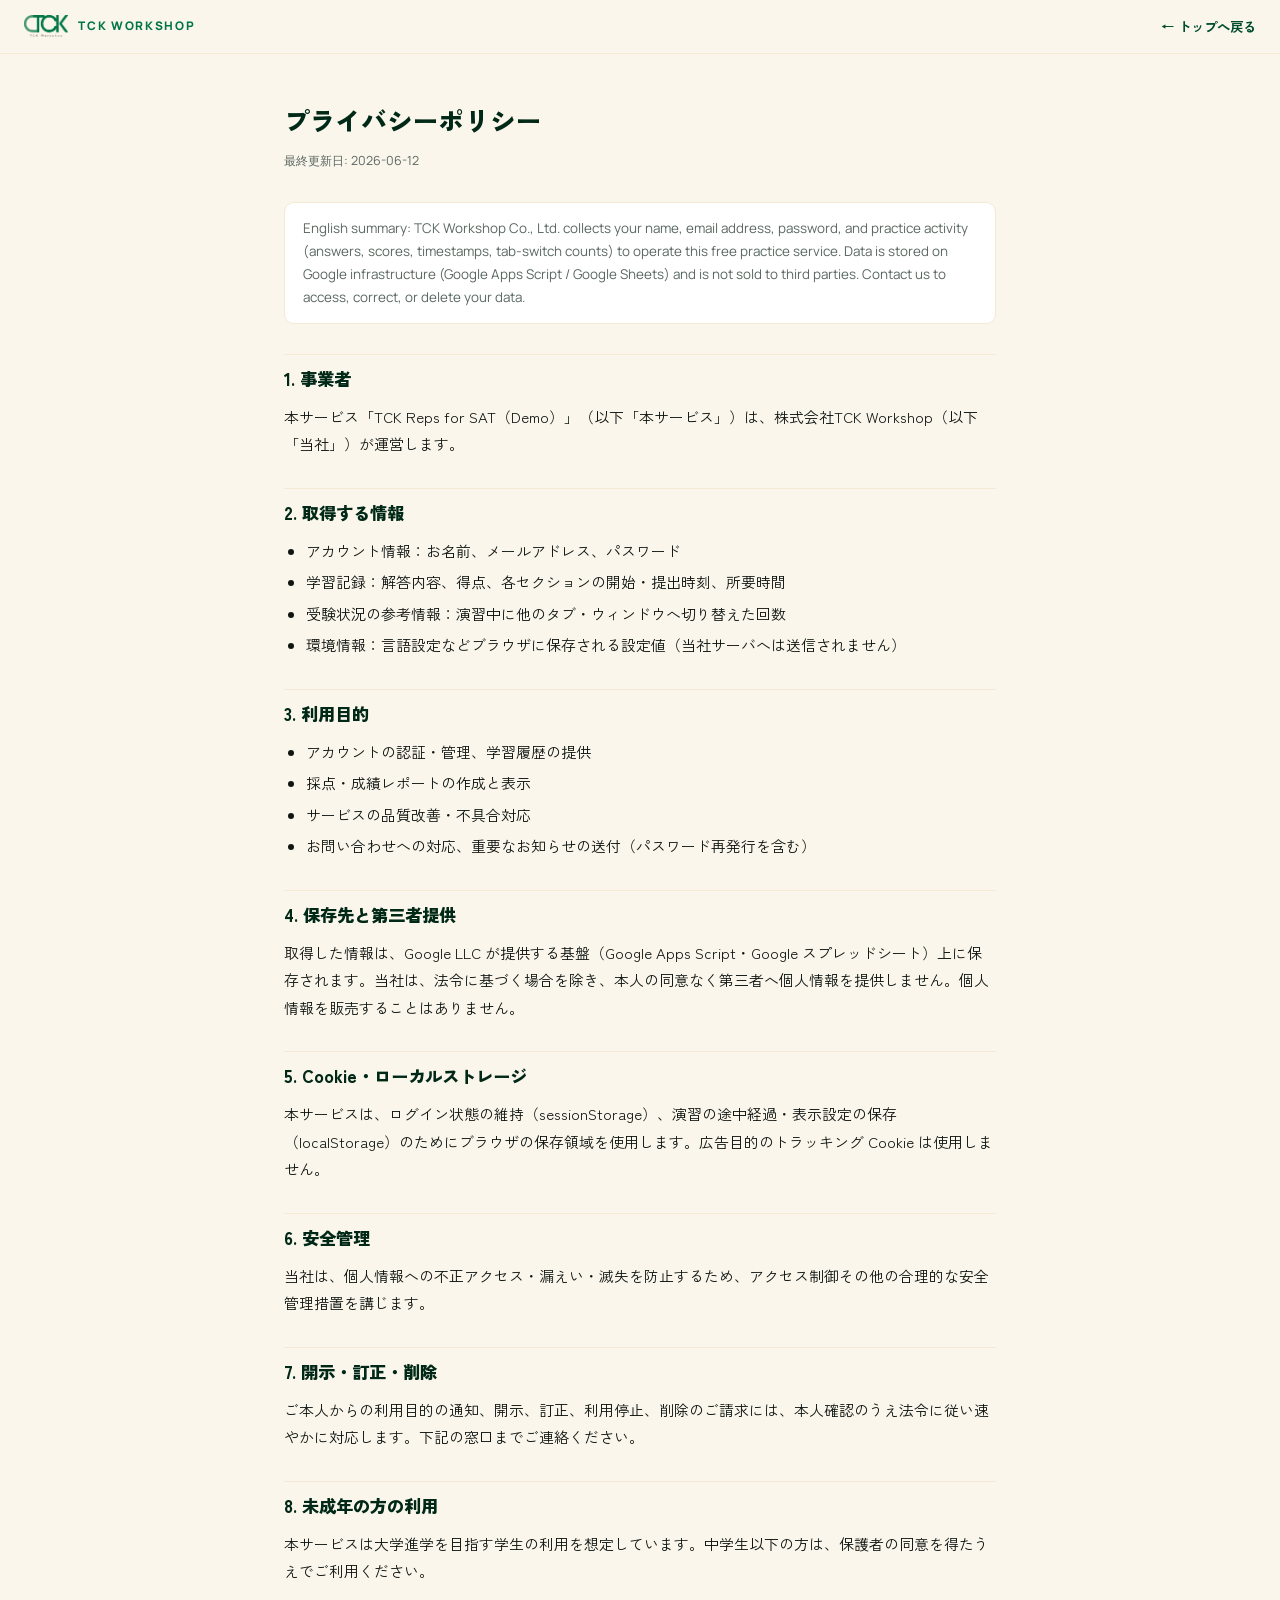
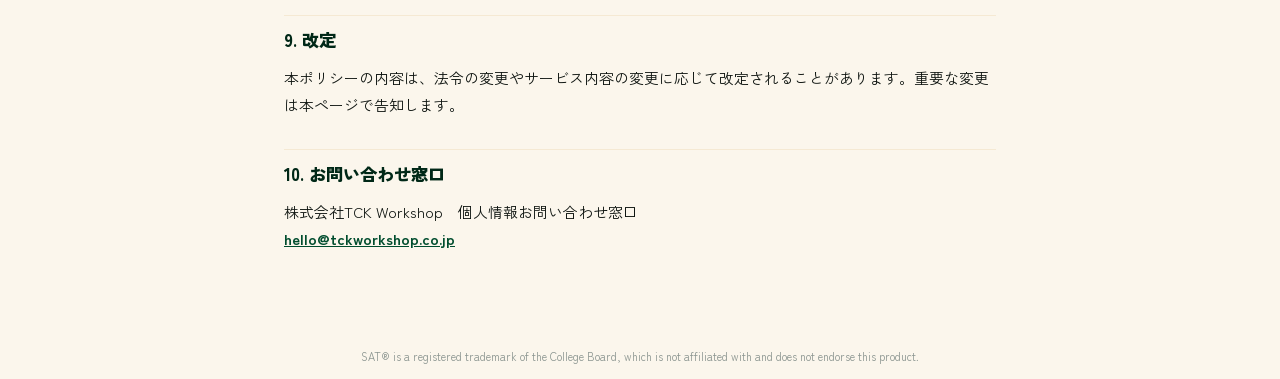
<file: privacy.html>
<!DOCTYPE html>
<html lang="ja">
<head>
<meta charset="UTF-8">
<meta name="viewport" content="width=device-width, initial-scale=1.0">
<link rel="icon" type="image/png" sizes="32x32" href="assets/favicon-32.png">
<link rel="shortcut icon" href="assets/favicon.ico">
<title>プライバシーポリシー — TCK Reps for SAT (Demo)</title>
<link rel="stylesheet" href="css/common.css">
<style>
*{margin:0;padding:0;box-sizing:border-box}
body{font-family:var(--font-jp);background:var(--cream);color:var(--ink-900);line-height:1.85;-webkit-font-smoothing:antialiased}
.doc-nav{background:var(--cream);border-bottom:1px solid var(--paper);padding:14px 24px;display:flex;align-items:center;gap:10px}
.doc-nav img{height:22px}
.doc-nav .name{font-family:var(--font-en);font-size:.74em;font-weight:800;color:var(--green);letter-spacing:.14em;text-transform:uppercase}
.doc-nav a{margin-left:auto;font-size:.84em;color:var(--green-dark);text-decoration:none;font-weight:600}
.doc{max-width:760px;margin:0 auto;padding:42px 24px 80px}
.doc h1{font-size:1.6em;font-weight:800;color:var(--green-deep);letter-spacing:-0.01em;margin-bottom:6px}
.doc .updated{font-family:var(--font-en);font-size:.78em;color:var(--ink-500);margin-bottom:30px}
.doc h2{font-size:1.08em;font-weight:800;color:var(--green-deep);margin:30px 0 8px;padding-top:8px;border-top:1px solid var(--paper)}
.doc p,.doc li{font-size:.93em;color:var(--ink-900)}
.doc ul{padding-left:22px;margin:6px 0 10px}
.doc li{margin-bottom:4px}
.doc a{color:var(--green-dark);font-weight:600}
.doc .en-note{font-family:var(--font-en);font-size:.84em;color:var(--ink-500);background:var(--white);border:1px solid var(--paper);border-radius:10px;padding:14px 18px;margin-bottom:26px;line-height:1.7}
</style>
</head>
<body>
<nav class="doc-nav">
  <img src="assets/tck-logo.png" alt="TCK Workshop">
  <span class="name">TCK Workshop</span>
  <a href="index.html">← トップへ戻る</a>
</nav>
<main class="doc">
  <h1>プライバシーポリシー</h1>
  <p class="updated">最終更新日: 2026-06-12</p>

  <p class="en-note">English summary: TCK Workshop Co., Ltd. collects your name, email address, password, and practice activity (answers, scores, timestamps, tab-switch counts) to operate this free practice service. Data is stored on Google infrastructure (Google Apps Script / Google Sheets) and is not sold to third parties. Contact us to access, correct, or delete your data.</p>

  <h2>1. 事業者</h2>
  <p>本サービス「TCK Reps for SAT（Demo）」（以下「本サービス」）は、株式会社TCK Workshop（以下「当社」）が運営します。</p>

  <h2>2. 取得する情報</h2>
  <ul>
    <li>アカウント情報：お名前、メールアドレス、パスワード</li>
    <li>学習記録：解答内容、得点、各セクションの開始・提出時刻、所要時間</li>
    <li>受験状況の参考情報：演習中に他のタブ・ウィンドウへ切り替えた回数</li>
    <li>環境情報：言語設定などブラウザに保存される設定値（当社サーバへは送信されません）</li>
  </ul>

  <h2>3. 利用目的</h2>
  <ul>
    <li>アカウントの認証・管理、学習履歴の提供</li>
    <li>採点・成績レポートの作成と表示</li>
    <li>サービスの品質改善・不具合対応</li>
    <li>お問い合わせへの対応、重要なお知らせの送付（パスワード再発行を含む）</li>
  </ul>

  <h2>4. 保存先と第三者提供</h2>
  <p>取得した情報は、Google LLC が提供する基盤（Google Apps Script・Google スプレッドシート）上に保存されます。当社は、法令に基づく場合を除き、本人の同意なく第三者へ個人情報を提供しません。個人情報を販売することはありません。</p>

  <h2>5. Cookie・ローカルストレージ</h2>
  <p>本サービスは、ログイン状態の維持（sessionStorage）、演習の途中経過・表示設定の保存（localStorage）のためにブラウザの保存領域を使用します。広告目的のトラッキング Cookie は使用しません。</p>

  <h2>6. 安全管理</h2>
  <p>当社は、個人情報への不正アクセス・漏えい・滅失を防止するため、アクセス制御その他の合理的な安全管理措置を講じます。</p>

  <h2>7. 開示・訂正・削除</h2>
  <p>ご本人からの利用目的の通知、開示、訂正、利用停止、削除のご請求には、本人確認のうえ法令に従い速やかに対応します。下記の窓口までご連絡ください。</p>

  <h2>8. 未成年の方の利用</h2>
  <p>本サービスは大学進学を目指す学生の利用を想定しています。中学生以下の方は、保護者の同意を得たうえでご利用ください。</p>

  <h2>9. 改定</h2>
  <p>本ポリシーの内容は、法令の変更やサービス内容の変更に応じて改定されることがあります。重要な変更は本ページで告知します。</p>

  <h2>10. お問い合わせ窓口</h2>
  <p>株式会社TCK Workshop　個人情報お問い合わせ窓口<br>
  <a href="mailto:hello@tckworkshop.co.jp">hello@tckworkshop.co.jp</a></p>
</main>
<p class="tm-disclaimer" style="margin:0;padding:14px 20px;font-size:11px;line-height:1.65;color:#8a948f;text-align:center">SAT® is a registered trademark of the College Board, which is not affiliated with and does not endorse this product.</p>
</body>
</html>
</file>
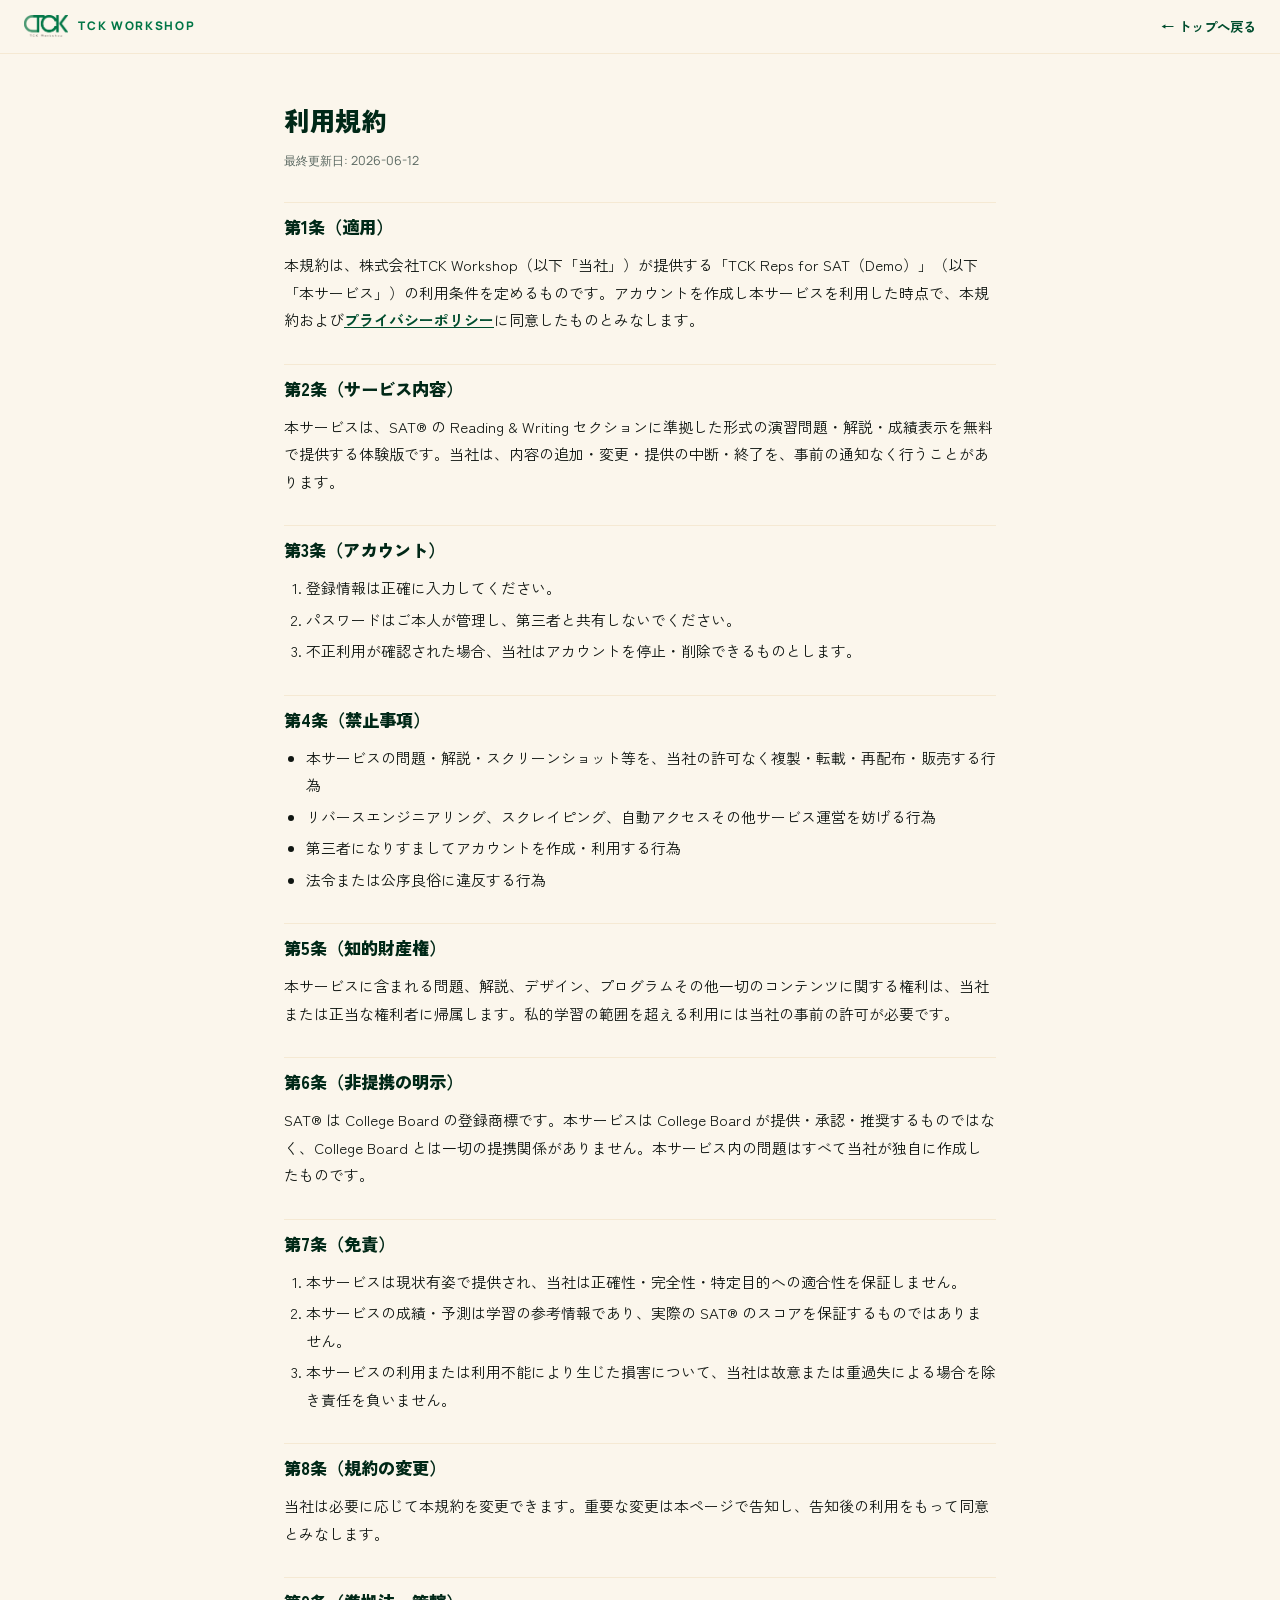
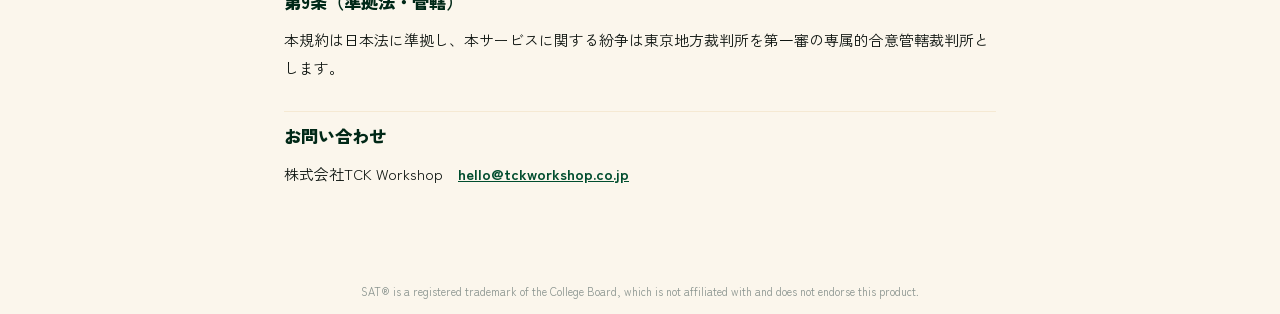
<file: terms.html>
<!DOCTYPE html>
<html lang="ja">
<head>
<meta charset="UTF-8">
<meta name="viewport" content="width=device-width, initial-scale=1.0">
<link rel="icon" type="image/png" sizes="32x32" href="assets/favicon-32.png">
<link rel="shortcut icon" href="assets/favicon.ico">
<title>利用規約 — TCK Reps for SAT (Demo)</title>
<link rel="stylesheet" href="css/common.css">
<style>
*{margin:0;padding:0;box-sizing:border-box}
body{font-family:var(--font-jp);background:var(--cream);color:var(--ink-900);line-height:1.85;-webkit-font-smoothing:antialiased}
.doc-nav{background:var(--cream);border-bottom:1px solid var(--paper);padding:14px 24px;display:flex;align-items:center;gap:10px}
.doc-nav img{height:22px}
.doc-nav .name{font-family:var(--font-en);font-size:.74em;font-weight:800;color:var(--green);letter-spacing:.14em;text-transform:uppercase}
.doc-nav a{margin-left:auto;font-size:.84em;color:var(--green-dark);text-decoration:none;font-weight:600}
.doc{max-width:760px;margin:0 auto;padding:42px 24px 80px}
.doc h1{font-size:1.6em;font-weight:800;color:var(--green-deep);letter-spacing:-0.01em;margin-bottom:6px}
.doc .updated{font-family:var(--font-en);font-size:.78em;color:var(--ink-500);margin-bottom:30px}
.doc h2{font-size:1.08em;font-weight:800;color:var(--green-deep);margin:30px 0 8px;padding-top:8px;border-top:1px solid var(--paper)}
.doc p,.doc li{font-size:.93em;color:var(--ink-900)}
.doc ul,.doc ol{padding-left:22px;margin:6px 0 10px}
.doc li{margin-bottom:4px}
.doc a{color:var(--green-dark);font-weight:600}
</style>
</head>
<body>
<nav class="doc-nav">
  <img src="assets/tck-logo.png" alt="TCK Workshop">
  <span class="name">TCK Workshop</span>
  <a href="index.html">← トップへ戻る</a>
</nav>
<main class="doc">
  <h1>利用規約</h1>
  <p class="updated">最終更新日: 2026-06-12</p>

  <h2>第1条（適用）</h2>
  <p>本規約は、株式会社TCK Workshop（以下「当社」）が提供する「TCK Reps for SAT（Demo）」（以下「本サービス」）の利用条件を定めるものです。アカウントを作成し本サービスを利用した時点で、本規約および<a href="privacy.html">プライバシーポリシー</a>に同意したものとみなします。</p>

  <h2>第2条（サービス内容）</h2>
  <p>本サービスは、SAT® の Reading &amp; Writing セクションに準拠した形式の演習問題・解説・成績表示を無料で提供する体験版です。当社は、内容の追加・変更・提供の中断・終了を、事前の通知なく行うことがあります。</p>

  <h2>第3条（アカウント）</h2>
  <ol>
    <li>登録情報は正確に入力してください。</li>
    <li>パスワードはご本人が管理し、第三者と共有しないでください。</li>
    <li>不正利用が確認された場合、当社はアカウントを停止・削除できるものとします。</li>
  </ol>

  <h2>第4条（禁止事項）</h2>
  <ul>
    <li>本サービスの問題・解説・スクリーンショット等を、当社の許可なく複製・転載・再配布・販売する行為</li>
    <li>リバースエンジニアリング、スクレイピング、自動アクセスその他サービス運営を妨げる行為</li>
    <li>第三者になりすましてアカウントを作成・利用する行為</li>
    <li>法令または公序良俗に違反する行為</li>
  </ul>

  <h2>第5条（知的財産権）</h2>
  <p>本サービスに含まれる問題、解説、デザイン、プログラムその他一切のコンテンツに関する権利は、当社または正当な権利者に帰属します。私的学習の範囲を超える利用には当社の事前の許可が必要です。</p>

  <h2>第6条（非提携の明示）</h2>
  <p>SAT® は College Board の登録商標です。本サービスは College Board が提供・承認・推奨するものではなく、College Board とは一切の提携関係がありません。本サービス内の問題はすべて当社が独自に作成したものです。</p>

  <h2>第7条（免責）</h2>
  <ol>
    <li>本サービスは現状有姿で提供され、当社は正確性・完全性・特定目的への適合性を保証しません。</li>
    <li>本サービスの成績・予測は学習の参考情報であり、実際の SAT® のスコアを保証するものではありません。</li>
    <li>本サービスの利用または利用不能により生じた損害について、当社は故意または重過失による場合を除き責任を負いません。</li>
  </ol>

  <h2>第8条（規約の変更）</h2>
  <p>当社は必要に応じて本規約を変更できます。重要な変更は本ページで告知し、告知後の利用をもって同意とみなします。</p>

  <h2>第9条（準拠法・管轄）</h2>
  <p>本規約は日本法に準拠し、本サービスに関する紛争は東京地方裁判所を第一審の専属的合意管轄裁判所とします。</p>

  <h2>お問い合わせ</h2>
  <p>株式会社TCK Workshop　<a href="mailto:hello@tckworkshop.co.jp">hello@tckworkshop.co.jp</a></p>
</main>
<p class="tm-disclaimer" style="margin:0;padding:14px 20px;font-size:11px;line-height:1.65;color:#8a948f;text-align:center">SAT® is a registered trademark of the College Board, which is not affiliated with and does not endorse this product.</p>
</body>
</html>
</file>
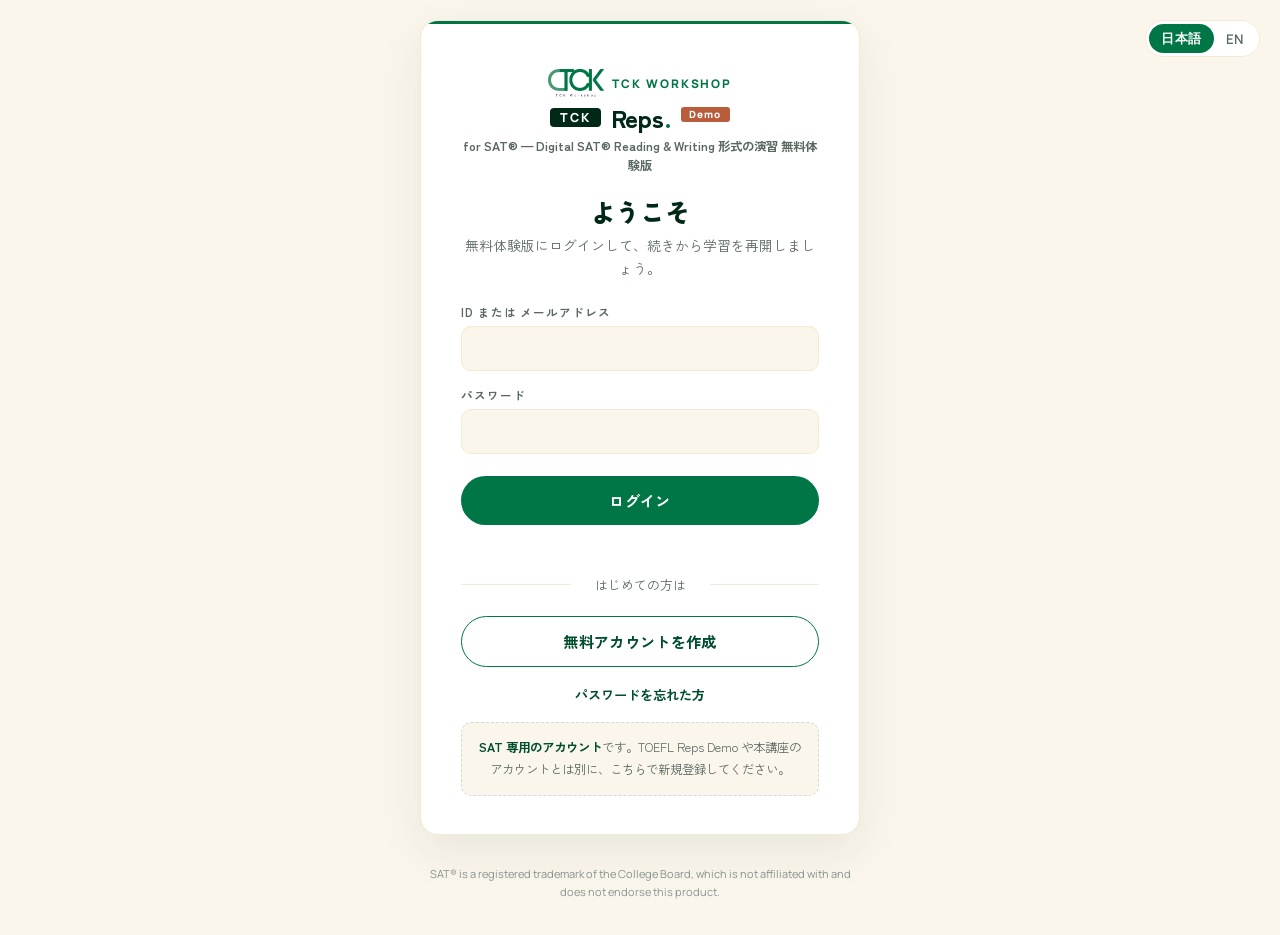
<file: sat/test1-m2-results.html>
<!DOCTYPE html>
<html lang="ja">
<head>
<meta charset="UTF-8">
<meta name="viewport" content="width=device-width, initial-scale=1.0">
<link rel="icon" type="image/png" sizes="32x32" href="../assets/favicon-32.png">
<link rel="icon" type="image/png" sizes="16x16" href="../assets/favicon-16.png">
<link rel="shortcut icon" href="../assets/favicon.ico">
<title>TCK Reps for SAT (Demo) — Module 2 · Test 1 · Results</title>
<link rel="stylesheet" href="../css/common.css">
<link rel="stylesheet" href="style.css">
<style>
/* ============================================================
   Results-page specific layout — keep it inside this file so
   style.css stays focused on the live practice chrome.
   ============================================================ */
.results-shell{
  max-width:920px;
  margin:0 auto;
  padding:24px 24px 60px;
  width:100%;
}

.results-header{
  display:flex;
  justify-content:space-between;
  align-items:center;
  gap:12px;
  margin-bottom:18px;
  flex-wrap:wrap;
}
.results-back{
  font-family:var(--font-en);
  font-size:.82em;font-weight:700;
  color:var(--green-dark);
  text-decoration:none;
  display:inline-flex;align-items:center;gap:6px;
}
.results-back:hover{color:var(--green-deep)}
.results-eyebrow{
  font-family:var(--font-en);
  font-size:.7em;font-weight:800;
  letter-spacing:.18em;text-transform:uppercase;
  color:var(--green);
}

/* ---- Score banner ---- */
.score-banner{
  display:grid;
  grid-template-columns:1.4fr 1fr 1fr;
  gap:14px;
  background:var(--white);
  border:1px solid var(--paper);
  border-radius:18px;
  padding:24px 26px;
  box-shadow:0 8px 24px rgba(0,40,23,.06);
}
.score-banner .sb-block{display:flex;flex-direction:column;justify-content:center;min-width:0}
.score-banner .sb-label{
  font-family:var(--font-en);
  font-size:.7em;font-weight:700;
  color:var(--ink-500);letter-spacing:.14em;text-transform:uppercase;
  margin-bottom:6px;
}
.score-banner .sb-value{
  font-family:var(--font-en);
  font-size:2.6em;font-weight:800;
  color:var(--green-deep);letter-spacing:-0.02em;line-height:1;
}
.score-banner .sb-value .sb-of{font-size:.42em;font-weight:600;color:var(--ink-500);margin-left:6px}
.score-banner .sb-sub{
  font-family:var(--font-jp);
  font-size:.84em;color:var(--ink-500);
  margin-top:6px;line-height:1.5;
}
.score-banner .sb-scaled .sb-value{color:var(--green-deep)}
.score-banner .sb-scaled.unset .sb-value{color:var(--ink-500);font-size:1.4em;font-weight:700}
.score-banner .sb-scaled.unset .sb-sub{color:var(--ink-500);font-style:italic}
.score-banner .sb-flag{
  display:inline-block;
  font-family:var(--font-en);
  font-size:.66em;font-weight:800;
  letter-spacing:.12em;text-transform:uppercase;
  padding:3px 8px;border-radius:4px;
  margin-top:8px;
  background:var(--terracotta);color:#fff;
  align-self:flex-start;
}
@media (max-width:680px){
  .score-banner{grid-template-columns:1fr 1fr;gap:18px;padding:20px}
  .score-banner .sb-block:first-child{grid-column:1 / -1}
  .score-banner .sb-value{font-size:2.2em}
}

/* ---- Section card (used for both breakdowns and review) ---- */
.section-card{
  background:var(--white);
  border:1px solid var(--paper);
  border-radius:16px;
  padding:22px 26px;
  margin-top:18px;
}
.section-card h2{
  font-family:var(--font-en);
  font-size:1.05em;font-weight:800;
  color:var(--green-deep);
  letter-spacing:-0.01em;
  margin:0 0 4px;
}
.section-card .section-sub{
  font-family:var(--font-jp);
  font-size:.84em;color:var(--ink-500);
  margin:0 0 18px;line-height:1.6;
}

/* ---- Horizontal bar list ---- */
.bar-list{display:flex;flex-direction:column;gap:10px}
.bar-row{display:grid;grid-template-columns:minmax(140px,28%) 1fr auto;gap:14px;align-items:center}
.bar-label{
  font-family:var(--font-jp),var(--font-en);
  font-size:.9em;font-weight:600;
  color:var(--ink-900);
  line-height:1.4;
}
.bar-label .bar-label-skill{
  display:block;
  font-family:var(--font-en);
  font-size:.78em;font-weight:600;
  color:var(--ink-500);
  letter-spacing:.02em;
  margin-top:1px;
}
.bar-track{
  position:relative;
  height:22px;
  background:var(--paper);
  border-radius:6px;
  overflow:hidden;
}
.bar-fill{
  position:absolute;left:0;top:0;height:100%;
  background:var(--green);
  border-radius:6px;
  transition:width .4s ease;
}
.bar-fill.low{background:var(--terracotta)}
.bar-fill.mid{background:var(--gold)}
.bar-fill.high{background:var(--green)}
.bar-value{
  font-family:var(--font-en);
  font-size:.86em;font-weight:700;
  color:var(--ink-900);
  white-space:nowrap;
  font-variant-numeric:tabular-nums;
}
.bar-value .bar-value-pct{color:var(--ink-500);font-weight:600;margin-left:6px}

.section-card .group-label{
  font-family:var(--font-en);
  font-size:.7em;font-weight:800;
  color:var(--green);letter-spacing:.14em;text-transform:uppercase;
  margin:18px 0 10px;
  padding-bottom:6px;
  border-bottom:1px dashed var(--paper);
}

/* ---- Review cards (per question) ---- */
.review-list{display:flex;flex-direction:column;gap:12px}
.review-card{
  background:var(--white);
  border:1px solid var(--paper);
  border-radius:12px;
  overflow:hidden;
}
.review-card.correct{border-left:4px solid var(--green)}
.review-card.wrong{border-left:4px solid var(--terracotta)}
.review-card.unanswered{border-left:4px solid var(--ink-200)}
.review-head{
  display:flex;align-items:center;justify-content:space-between;gap:14px;
  padding:14px 18px;
  cursor:pointer;
  background:var(--white);
  transition:background .15s;
}
.review-head:hover{background:#FAFCFA}
.review-head-left{display:flex;align-items:center;gap:12px;min-width:0}
.review-num{
  font-family:var(--font-en);font-weight:800;font-size:.92em;
  background:var(--green-deep);color:#fff;
  padding:4px 10px;border-radius:6px;
  letter-spacing:.04em;
  flex-shrink:0;
}
.review-meta{
  display:flex;flex-direction:column;min-width:0;
}
.review-meta .rm-skill{
  font-family:var(--font-en);font-size:.86em;font-weight:700;
  color:var(--ink-900);letter-spacing:-0.005em;
  white-space:nowrap;overflow:hidden;text-overflow:ellipsis;
}
.review-meta .rm-domain{
  font-family:var(--font-en);font-size:.74em;
  color:var(--ink-500);font-weight:600;
}
.review-status{
  display:flex;align-items:center;gap:8px;flex-shrink:0;
  font-family:var(--font-en);font-size:.78em;font-weight:700;
}
.status-tag{padding:4px 10px;border-radius:999px;letter-spacing:.04em}
.status-tag.correct{background:rgba(0,118,70,.12);color:var(--green-dark)}
.status-tag.wrong{background:rgba(184,92,60,.12);color:var(--terracotta)}
.status-tag.unanswered{background:var(--paper);color:var(--ink-500)}
.status-tag.flag{background:rgba(201,169,97,.2);color:#856319}
.review-toggle{
  font-family:var(--font-en);font-size:.78em;font-weight:700;
  color:var(--green-dark);
  background:transparent;border:none;
  cursor:pointer;padding:4px 8px;
}

.review-body{
  border-top:1px solid var(--paper);
  padding:18px 22px 22px;
  background:var(--cream);
  display:none;
}
.review-card.open .review-body{display:block}
.review-card.open .review-toggle::after{content:" ▴"}
.review-card .review-toggle::after{content:" ▾"}

.rv-passage{
  background:var(--white);
  border:1px solid var(--paper);
  border-radius:8px;
  padding:14px 18px;
  font-family:Georgia,"Iowan Old Style",serif;
  font-size:15.5px;
  line-height:1.7;
  color:var(--ink-900);
  margin-bottom:14px;
}
.rv-passage p{margin:0 0 .8em}
.rv-passage em.emph{font-style:italic;background:linear-gradient(transparent 60%,rgba(201,169,97,.4) 60%)}
.rv-passage .ct-label{
  display:inline-block;
  font-family:var(--font-en);font-size:.74em;font-weight:800;
  color:var(--green);letter-spacing:.12em;text-transform:uppercase;
  margin:.6em 0 .3em;
  padding:2px 7px;background:rgba(0,118,70,.08);border-radius:4px;
}
.rv-passage .note-bullets{list-style:none;padding:0;margin:0 0 .6em}
.rv-passage .note-bullets li{padding:4px 0 4px 18px;position:relative}
.rv-passage .note-bullets li::before{content:"•";color:var(--green);position:absolute;left:4px;top:4px;font-weight:800}
.rv-figure{
  background:var(--white);
  border:1px solid var(--paper);
  border-radius:8px;
  padding:14px 16px;
  margin-bottom:14px;
}
.rv-figure .figure-title{
  font-family:var(--font-en);font-size:.82em;font-weight:700;
  color:var(--green-deep);margin-bottom:10px;
}

.rv-stem{
  font-family:var(--font-en),var(--font-jp);
  font-size:.95em;font-weight:600;color:var(--ink-900);
  margin-bottom:12px;line-height:1.55;
}
.rv-choices{display:flex;flex-direction:column;gap:8px;margin-bottom:18px}
.rv-choice{
  background:var(--white);
  border:1.5px solid var(--paper);
  border-radius:8px;
  padding:10px 14px;
  display:flex;align-items:flex-start;gap:10px;
  font-size:.92em;line-height:1.5;
}
.rv-choice .rv-ch-letter{
  flex-shrink:0;
  width:26px;height:26px;border-radius:50%;
  display:flex;align-items:center;justify-content:center;
  font-family:var(--font-en);font-weight:800;font-size:.84em;
  background:var(--white);border:1.5px solid var(--ink-200);
  color:var(--ink-500);
}
.rv-choice .rv-ch-text{flex:1;min-width:0;color:var(--ink-900)}
.rv-choice .rv-ch-marker{
  flex-shrink:0;
  font-family:var(--font-en);font-size:.74em;font-weight:800;
  letter-spacing:.06em;
  padding:3px 8px;border-radius:999px;
  white-space:nowrap;
}
.rv-choice.correct{border-color:var(--green);background:rgba(0,118,70,.05)}
.rv-choice.correct .rv-ch-letter{background:var(--green);color:#fff;border-color:var(--green)}
.rv-choice.correct .rv-ch-marker{background:rgba(0,118,70,.14);color:var(--green-dark)}
.rv-choice.picked{border-color:var(--terracotta)}
.rv-choice.picked.correct{border-color:var(--green)}
.rv-choice.picked-wrong .rv-ch-marker{background:rgba(184,92,60,.14);color:var(--terracotta)}
.rv-choice.picked-wrong .rv-ch-letter{background:var(--terracotta);color:#fff;border-color:var(--terracotta)}

.rv-rationale{
  background:var(--white);
  border-left:3px solid var(--green);
  border-radius:6px;
  padding:14px 18px;
  font-family:var(--font-jp),var(--font-en);
  font-size:.92em;line-height:1.7;color:var(--ink-900);
  margin-bottom:16px;
}
.rv-rationale strong{color:var(--green-deep);font-weight:700}
.rv-rationale .rv-rationale-label{
  display:block;
  font-family:var(--font-en);font-size:.7em;font-weight:800;
  color:var(--green);letter-spacing:.14em;text-transform:uppercase;
  margin-bottom:6px;
}

.rv-distractors{display:flex;flex-direction:column;gap:8px}
.rv-distract{
  background:var(--white);
  border:1px solid var(--paper);
  border-radius:8px;
  padding:12px 14px 12px 14px;
  display:grid;
  grid-template-columns:auto 1fr;
  gap:12px;
  align-items:flex-start;
}
.rv-distract .d-letter{
  font-family:var(--font-en);font-weight:800;font-size:.88em;
  color:var(--terracotta);
  width:26px;height:26px;border-radius:50%;
  background:rgba(184,92,60,.1);border:1.5px solid rgba(184,92,60,.2);
  display:flex;align-items:center;justify-content:center;
}
.rv-distract .d-body{font-family:var(--font-jp),var(--font-en);font-size:.88em;line-height:1.65;color:var(--ink-700)}
.rv-distract .trap-tag{
  display:inline-block;
  font-family:var(--font-en);font-size:.66em;font-weight:800;
  letter-spacing:.06em;text-transform:uppercase;
  background:var(--paper);color:var(--ink-700);
  padding:2px 7px;border-radius:4px;
  margin-right:8px;vertical-align:1px;
}

.results-actions{
  display:flex;gap:10px;justify-content:center;flex-wrap:wrap;
  margin-top:26px;
}
.results-actions .tn-btn{padding:12px 22px;font-size:.92em}

.meta-strip{
  margin-top:14px;
  font-family:var(--font-en);
  font-size:.74em;color:var(--ink-500);
  text-align:center;font-weight:500;
  letter-spacing:.02em;
}
</style>
</head>
<body data-lang="jp">

<header class="top-nav">
  <div class="top-nav-left">
    <div class="tn-brand">
      <img src="../assets/tck-logo.png" alt="TCK Workshop">
      <span class="tn-product">TCK Reps</span>
    </div>
    <span class="tn-divider"></span>
    <span class="tn-section"><span class="jp">結果 &amp; 解説</span><span class="en">Results &amp; review</span></span>
  </div>
  <div class="top-nav-right">
    <a class="tn-btn" href="../menu.html"><span class="jp">メニューへ戻る</span><span class="en">Back to menu</span></a>
  </div>
</header>

<main class="results-shell" id="resultsShell">
  <div class="results-header">
    <a class="results-back" href="../menu.html">← <span class="jp">メニュー</span><span class="en">Menu</span></a>
    <span class="results-eyebrow" id="resultsTitle">Module 2 · Test 1</span>
  </div>

  <!-- ===== Score banner ===== -->
  <div class="score-banner" id="scoreBanner">
    <div class="sb-block">
      <span class="sb-label"><span class="jp">スコア（Raw）</span><span class="en">Raw score</span></span>
      <span class="sb-value"><span id="sbRaw">–</span><span class="sb-of">/ <span id="sbTotal">–</span></span></span>
      <span class="sb-sub" id="sbDuration"></span>
    </div>
    <div class="sb-block">
      <span class="sb-label"><span class="jp">正答率</span><span class="en">Accuracy</span></span>
      <span class="sb-value"><span id="sbPct">–</span><span class="sb-of">%</span></span>
    </div>
    <div class="sb-block sb-scaled" id="sbScaledBlock">
      <span class="sb-label"><span class="jp">スケールスコア</span><span class="en">Scaled score</span></span>
      <span class="sb-value" id="sbScaled">–</span>
      <span class="sb-sub" id="sbScaledNote"></span>
    </div>
  </div>

  <div class="meta-strip" id="metaStrip"></div>

  <!-- ===== Domain breakdown ===== -->
  <section class="section-card" id="domainCard">
    <h2><span class="jp">ドメイン別の正答数</span><span class="en">Per-domain breakdown</span></h2>
    <p class="section-sub">
      <span class="jp">SAT R&amp;W は 4 ドメインから出題されます。どこで稼げて、どこで落としたかを一目で把握できます。</span>
      <span class="en">SAT R&amp;W draws from four domains. Here's where you scored and where you lost points.</span>
    </p>
    <div class="bar-list" id="domainBars"></div>
  </section>

  <!-- ===== Skill breakdown (esp. SEC subtypes) ===== -->
  <section class="section-card" id="skillCard">
    <h2><span class="jp">スキル別の正答数</span><span class="en">Per-skill breakdown</span></h2>
    <p class="section-sub">
      <span class="jp">Standard English Conventions などはサブスキルに分解して表示します。たとえば「Subject-Verb Agreement は強いが Modifier Placement で落としている」のように弱点を特定できます。</span>
      <span class="en">Domains like Standard English Conventions are broken into subskills so you can see, e.g., that subject–verb agreement is solid but modifier placement is weak.</span>
    </p>
    <div id="skillGroups"></div>
  </section>

  <!-- ===== Review list ===== -->
  <section class="section-card">
    <h2><span class="jp">解説・誤答分析</span><span class="en">Question-by-question review</span></h2>
    <p class="section-sub">
      <span class="jp">各問題をクリックして展開してください。正解の根拠と、各誤答が <em>なぜ引っかかるのか</em>（罠コード付き）を確認できます。</span>
      <span class="en">Click any item to expand. You'll see the rationale for the correct answer and a per-distractor explanation tagged with the underlying trap.</span>
    </p>
    <div class="review-list" id="reviewList"></div>
  </section>

  <div class="results-actions">
    <a class="tn-btn primary" href="../menu.html"><span class="jp">メニューへ戻る</span><span class="en">Back to menu</span></a>
    <button type="button" class="tn-btn" id="retakeBtn"><span class="jp">同じテストをもう一度</span><span class="en">Retake this test</span></button>
  </div>
</main>

<script src="../config.js"></script>
<script src="../js/auth.js"></script>
<script src="app.js"></script>
<script src="results.js"></script>
<script>
  (function(){
    var l = localStorage.getItem('tck_lang') || 'jp';
    document.body.setAttribute('data-lang', l);
    document.documentElement.setAttribute('lang', l === 'jp' ? 'ja' : 'en');
  })();
  if (typeof Auth !== 'undefined') Auth.require();

  SATResults.render({
    testId: 'test1-m2',
    dataUrl: '../data/test1-m2.json',
    practiceUrl: 'test1-m2.html'
  });
</script>

<p class="tm-disclaimer" style="margin:0;padding:14px 20px;font-size:11px;line-height:1.65;color:#8a948f;text-align:center">SAT® is a registered trademark of the College Board, which is not affiliated with and does not endorse this product.</p>
</body>
</html>
</file>
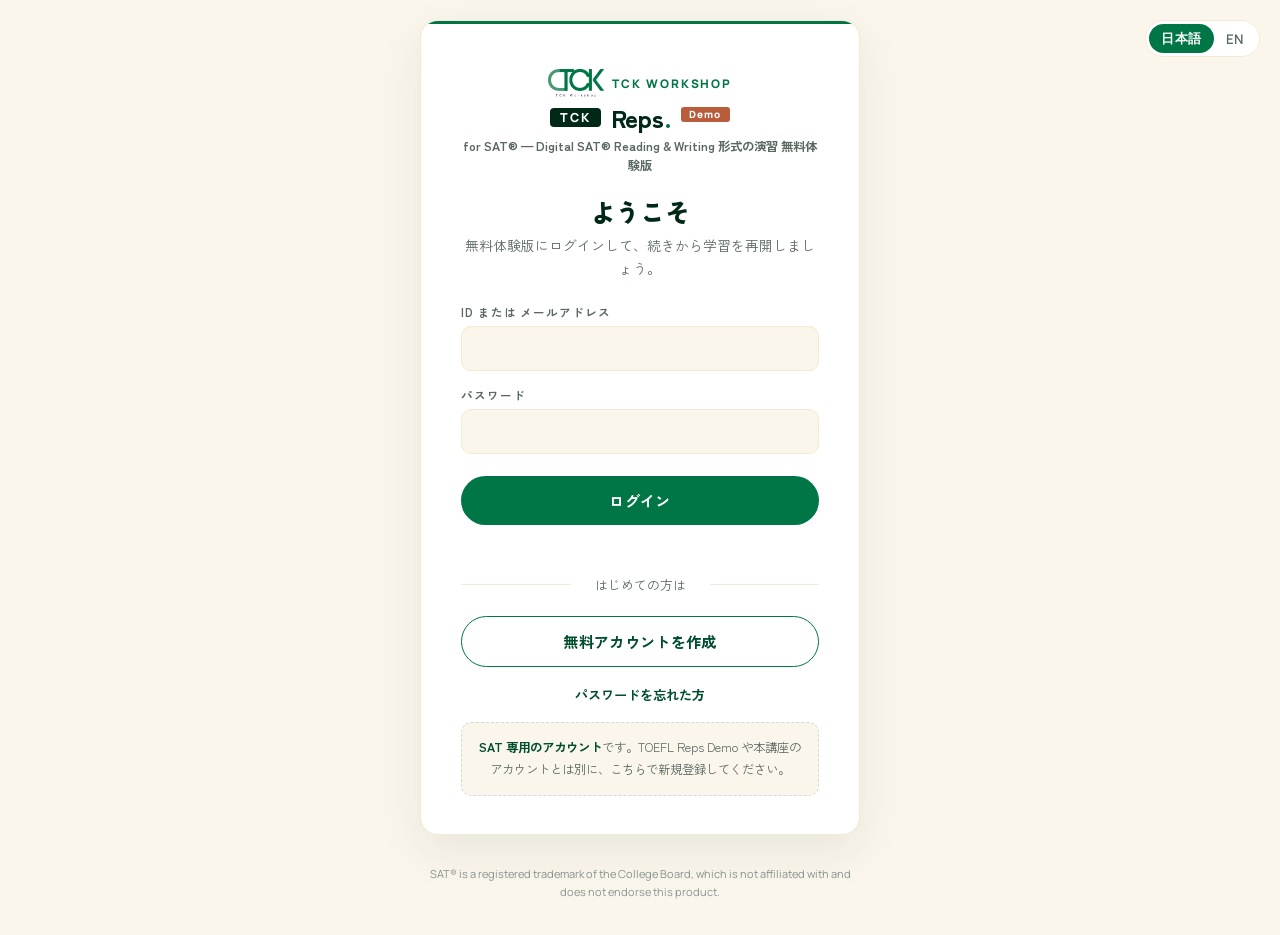
<file: sat/test1-m2.html>
<!DOCTYPE html>
<html lang="ja">
<head>
<meta charset="UTF-8">
<meta name="viewport" content="width=device-width, initial-scale=1.0">
<link rel="icon" type="image/png" sizes="32x32" href="../assets/favicon-32.png">
<link rel="icon" type="image/png" sizes="16x16" href="../assets/favicon-16.png">
<link rel="shortcut icon" href="../assets/favicon.ico">
<title>TCK Reps for SAT (Demo) — Module 2 · Test 1</title>
<link rel="stylesheet" href="../css/common.css">
<link rel="stylesheet" href="style.css">
</head>
<body data-lang="jp" data-screen="start">

<!-- ============================================================
     TOP NAV — visible only while the module is live.
     Layout: brand | module label || timer-cluster | tools | flag | review | finish
     ============================================================ -->
<header class="top-nav" id="topNav" hidden>
  <div class="top-nav-left">
    <div class="tn-brand">
      <img src="../assets/tck-logo.png" alt="TCK Workshop">
      <span class="tn-product">TCK Reps</span>
    </div>
    <span class="tn-divider"></span>
    <span class="tn-section" id="moduleLabel">Module 2 · Test 1</span>
  </div>
  <div class="top-nav-right">

    <!-- Timer cluster: digit display + an "eye" button to hide/show.
         The clock keeps counting while hidden. -->
    <div class="tn-timer-cluster">
      <div class="tn-timer" id="timer" aria-live="polite">32:00</div>
      <button type="button" class="tn-eye" id="timerEyeBtn" aria-pressed="false"
              aria-label="Hide or show the timer">
        <span class="eye-on" aria-hidden="true">◉</span>
        <span class="eye-off" aria-hidden="true">○</span>
      </button>
    </div>

    <!-- Highlight mode: when on, selecting passage text reveals the
         pop-over toolbar. Off by default so accidental selections
         don't fire the toolbar. -->
    <button type="button" class="tn-btn" id="highlightBtn" aria-pressed="false"
            title="Toggle highlight mode (H)">
      <span class="hi-swatch" aria-hidden="true"></span>
      <span class="jp">ハイライト</span><span class="en">Highlight</span>
    </button>

    <!-- "ツール" (Tools) dropdown — bundles the less-used features so
         the bar stays scannable. -->
    <div class="tn-menu-wrap">
      <button type="button" class="tn-btn" id="toolsBtn" aria-haspopup="true" aria-expanded="false">
        <span class="jp">ツール</span><span class="en">Tools</span>
        <span class="caret" aria-hidden="true">▾</span>
      </button>
      <div class="tn-menu" id="toolsMenu" role="menu" hidden>
        <button type="button" class="tn-menu-item" role="menuitem" data-tool="line-focus">
          <span class="mi-icon" aria-hidden="true">≡</span>
          <span class="mi-label"><span class="jp">1行集中</span><span class="en">Line focus</span></span>
          <span class="mi-state" id="lineFocusState"></span>
        </button>
        <button type="button" class="tn-menu-item" role="menuitem" data-tool="text-size">
          <span class="mi-icon" aria-hidden="true">A</span>
          <span class="mi-label"><span class="jp">文字サイズ</span><span class="en">Text size</span></span>
          <span class="mi-shortcut">A−/A+</span>
        </button>
        <button type="button" class="tn-menu-item" role="menuitem" data-tool="directions">
          <span class="mi-icon" aria-hidden="true">✎</span>
          <span class="mi-label"><span class="jp">進め方を見直す</span><span class="en">Directions</span></span>
        </button>
        <button type="button" class="tn-menu-item" role="menuitem" data-tool="shortcuts">
          <span class="mi-icon" aria-hidden="true">⌨</span>
          <span class="mi-label"><span class="jp">キーボード操作</span><span class="en">Shortcuts</span></span>
        </button>
        <button type="button" class="tn-menu-item" role="menuitem" data-tool="help">
          <span class="mi-icon" aria-hidden="true">?</span>
          <span class="mi-label"><span class="jp">ヘルプ</span><span class="en">Help</span></span>
        </button>
      </div>
    </div>

    <button type="button" class="tn-btn" id="flagBtn" aria-pressed="false"
            title="Flag this question for review (F)">
      <span class="flag-icon" aria-hidden="true">⚑</span>
      <span class="jp">フラグ</span><span class="en">Flag</span>
    </button>
    <button type="button" class="tn-btn" id="navBtn" title="Open the question navigator (R)">
      <span class="jp">問題一覧</span><span class="en">Review</span>
    </button>
    <button type="button" class="tn-btn primary" id="finishBtn">
      <span class="jp">提出</span><span class="en">Finish</span>
    </button>
  </div>
</header>

<!-- ============================================================
     START SCREEN
     ============================================================ -->
<div class="start-wrap" id="screenStart">
  <div class="start-card">
    <div class="start-eyebrow">TCK Reps · for SAT® · Module 2</div>
    <h1 id="startTitle">Reading &amp; Writing — Module 2</h1>
    <p class="subtitle">
      <span class="jp">Digital SAT の Reading &amp; Writing 標準モジュールです。本番と同じ形式で 1 セットお試しください。</span>
      <span class="en">A Digital SAT Reading &amp; Writing module in the standard format. One sitting, real-time, real format.</span>
    </p>

    <div class="start-spec">
      <div>
        <div class="spec-num" id="specCount">27</div>
        <div class="spec-label"><span class="jp">問題数</span><span class="en">Questions</span></div>
      </div>
      <div>
        <div class="spec-num">32:00</div>
        <div class="spec-label"><span class="jp">制限時間</span><span class="en">Time limit</span></div>
      </div>
      <div>
        <div class="spec-num">4</div>
        <div class="spec-label"><span class="jp">出題ドメイン</span><span class="en">Domains</span></div>
      </div>
    </div>

    <div class="start-directions" id="startDirections">
      <p><span class="jp"><strong>進め方</strong></span><span class="en"><strong>How it works</strong></span></p>
      <ul>
        <li><span class="jp">各問題には選択肢が <strong>4 つ</strong>。1 つ選んで「次へ」。モジュール内なら <strong>前後に自由に戻れます</strong>。</span><span class="en">Four choices per question. Pick one and continue — <strong>you can move freely</strong> within the module.</span></li>
        <li><span class="jp">気になる問題は <strong>⚑ フラグ</strong>。「問題一覧」から未回答・フラグ済みを一覧できます。</span><span class="en"><strong>⚑ Flag</strong> anything to revisit; the navigator surfaces unanswered + flagged.</span></li>
        <li><span class="jp">本文を選択すると <strong>ハイライト</strong>(3色)と <strong>メモ</strong> を残せます(ツールバーの「ハイライト」を ON に)。</span><span class="en">Turn on <strong>Highlight</strong> in the top bar, then select any passage text to highlight (3 colors) or attach a short note.</span></li>
        <li><span class="jp">選択肢右の <strong>⊘</strong> で消去線。<strong>1行集中</strong>(ツール内)で本文の1行に集中。<strong>文字サイズ</strong>も変更可能。</span><span class="en">Use <strong>⊘</strong> to cross out a choice, <strong>Line focus</strong> (in Tools) to narrow your gaze, or <strong>Text size</strong> to enlarge.</span></li>
        <li><span class="jp">残り 5 分で警告。<strong>0:00 で自動提出</strong>されます。</span><span class="en">A 5-minute warning fires near the end; the module <strong>auto-submits at 0:00</strong>.</span></li>
      </ul>
    </div>

    <button type="button" class="start-cta" id="startBtn">
      <span class="jp">演習を始める</span><span class="en">Begin module</span>
      <span class="arrow">→</span>
    </button>
    <div class="start-resume-note" id="resumeNote" hidden>
      <span class="jp">中断したセッションを再開します（残り時間と回答が保存されています）。</span>
      <span class="en">Resuming your saved session (answers and timer were preserved).</span>
    </div>
  </div>
</div>

<!-- ============================================================
     QUESTION SCREEN
     ============================================================ -->
<div class="qa-wrap" id="screenQuestion" hidden>
  <section class="passage-pane" id="passagePane" aria-label="Passage"></section>
  <section class="question-pane" aria-label="Question">
    <div class="q-num-row">
      <span class="q-num-badge" id="qNumBadge">Q 1</span>
      <span class="q-skill-tag" id="qSkillTag"></span>
    </div>
    <div class="q-stem" id="qStem"></div>
    <div class="choices" id="choices" role="radiogroup" aria-label="Answer choices"></div>

    <div class="q-nav-row">
      <button type="button" class="nav-btn" id="prevBtn">← <span class="jp">前へ</span><span class="en">Back</span></button>
      <span class="nav-progress" id="navProgress">1 / 9</span>
      <button type="button" class="nav-btn primary" id="nextBtn"><span class="jp">次へ</span><span class="en">Next</span> →</button>
    </div>
  </section>
</div>

<!-- ============================================================
     END-OF-MODULE REVIEW — dedicated screen (not an overlay).
     Shown when the student hits "Next" on the last question, or
     when they choose "最終チェック" from the navigator. From here
     they can return to any question or submit the module.
     ============================================================ -->
<div class="endreview-wrap" id="screenEndReview" hidden>
  <div class="endreview-card">
    <div class="er-eyebrow"><span class="jp">最終チェック</span><span class="en">Final review</span></div>
    <h2 class="er-title"><span class="jp">提出前のチェック</span><span class="en">Before you submit</span></h2>
    <p class="er-sub" id="erSub"></p>

    <div class="er-stats" id="erStats"></div>

    <div class="overlay-legend">
      <span class="leg"><span class="leg-dot answered"></span><span class="jp">回答済み</span><span class="en">Answered</span></span>
      <span class="leg"><span class="leg-dot"></span><span class="jp">未回答</span><span class="en">Unanswered</span></span>
      <span class="leg"><span class="leg-dot flagged"></span><span class="jp">フラグ</span><span class="en">Flagged</span></span>
    </div>
    <div class="nav-grid er-grid" id="erGrid"></div>

    <div class="er-actions">
      <button type="button" class="tn-btn" id="erBackBtn">
        <span class="jp">← 問題に戻る</span><span class="en">← Back to questions</span>
      </button>
      <button type="button" class="tn-btn primary" id="erSubmitBtn">
        <span class="jp">モジュールを提出 →</span><span class="en">Submit module →</span>
      </button>
    </div>
  </div>
</div>

<!-- ============================================================
     SELECTION POPOVER — appears next to a passage selection while
     highlight mode is on. Anchored & positioned by app.js.
     ============================================================ -->
<div class="hi-popover" id="hiPopover" hidden role="toolbar" aria-label="Highlight options">
  <button type="button" class="hi-swatch-btn hi-w-yellow" data-hi="yellow" aria-label="Yellow highlight"></button>
  <button type="button" class="hi-swatch-btn hi-w-blue"   data-hi="blue"   aria-label="Blue highlight"></button>
  <button type="button" class="hi-swatch-btn hi-w-pink"   data-hi="pink"   aria-label="Pink highlight"></button>
  <span class="hi-sep"></span>
  <button type="button" class="hi-action-btn" data-hi="note" aria-label="Add a note">
    <span aria-hidden="true">✎</span><span class="jp">メモ</span><span class="en">Note</span>
  </button>
  <button type="button" class="hi-action-btn hi-danger" data-hi="clear" aria-label="Remove highlight">
    <span aria-hidden="true">✕</span><span class="jp">削除</span><span class="en">Clear</span>
  </button>
</div>

<!-- Note popover — shown when a highlight with a note is clicked, or
     when the popover's "Note" button is pressed on a new highlight. -->
<div class="hi-note-popover" id="hiNotePopover" hidden role="dialog" aria-label="Edit note">
  <textarea id="hiNoteText" rows="3" maxlength="280"
            placeholder="このハイライトへのメモ (max 280)…"></textarea>
  <div class="hi-note-actions">
    <button type="button" class="tn-btn hi-danger" id="hiNoteDelete">
      <span class="jp">削除</span><span class="en">Delete</span>
    </button>
    <button type="button" class="tn-btn primary" id="hiNoteSave">
      <span class="jp">保存</span><span class="en">Save</span>
    </button>
  </div>
</div>

<!-- ============================================================
     LINE FOCUS OVERLAY — top/bottom shades that follow the cursor.
     A clear "window" sits between them.
     ============================================================ -->
<div class="line-focus" id="lineFocus" hidden aria-hidden="true">
  <div class="lf-shade lf-top"    id="lfTop"></div>
  <div class="lf-shade lf-bottom" id="lfBottom"></div>
</div>

<!-- ============================================================
     MODALS (overlays)
     ============================================================ -->

<!-- Question navigator -->
<div class="overlay" id="navOverlay" role="dialog" aria-modal="true" aria-labelledby="navTitle">
  <div class="overlay-card">
    <div class="overlay-head">
      <h2 id="navTitle"><span class="jp">問題一覧</span><span class="en">Question review</span></h2>
      <button class="overlay-close" type="button" aria-label="Close" data-overlay-close="navOverlay">×</button>
    </div>
    <div class="overlay-body">
      <div class="overlay-legend">
        <span class="leg"><span class="leg-dot answered"></span><span class="jp">回答済み</span><span class="en">Answered</span></span>
        <span class="leg"><span class="leg-dot"></span><span class="jp">未回答</span><span class="en">Unanswered</span></span>
        <span class="leg"><span class="leg-dot flagged"></span><span class="jp">フラグ</span><span class="en">Flagged</span></span>
        <span class="leg"><span class="leg-dot current"></span><span class="jp">現在の問題</span><span class="en">Current</span></span>
      </div>
      <div class="nav-grid" id="navGrid" role="grid" aria-label="Question navigator"></div>
    </div>
    <div class="overlay-foot">
      <span class="summary" id="navSummary">0 answered · 0 flagged</span>
      <button type="button" class="submit-btn" id="navGoEndBtn">
        <span class="jp">最終チェックへ →</span><span class="en">Go to final review →</span>
      </button>
    </div>
  </div>
</div>

<!-- Confirm submit -->
<div class="overlay" id="confirmOverlay" role="dialog" aria-modal="true" aria-labelledby="confirmTitle">
  <div class="confirm-card">
    <h3 id="confirmTitle"><span class="jp">本当に提出しますか？</span><span class="en">Submit module?</span></h3>
    <p id="confirmBody">
      <span class="jp">提出後は回答を変更できません。</span>
      <span class="en">You won't be able to change your answers after this.</span>
    </p>
    <div class="confirm-row">
      <button type="button" class="tn-btn" data-overlay-close="confirmOverlay">
        <span class="jp">戻る</span><span class="en">Go back</span>
      </button>
      <button type="button" class="tn-btn primary" id="confirmSubmitBtn">
        <span class="jp">提出する</span><span class="en">Submit</span>
      </button>
    </div>
  </div>
</div>

<!-- 5-minute warning -->
<div class="overlay" id="warn5Overlay" role="dialog" aria-modal="true" aria-labelledby="warn5Title">
  <div class="confirm-card">
    <h3 id="warn5Title" style="color:var(--terracotta)">
      <span class="jp">残り 5 分</span><span class="en">5 minutes left</span>
    </h3>
    <p>
      <span class="jp">未回答の問題は「問題一覧」から素早く確認できます。</span>
      <span class="en">Jump to any unanswered item from the question navigator.</span>
    </p>
    <div class="confirm-row">
      <button type="button" class="tn-btn primary" data-overlay-close="warn5Overlay">
        <span class="jp">続ける</span><span class="en">Got it</span>
      </button>
    </div>
  </div>
</div>

<!-- Time-up (auto-submit) -->
<div class="overlay" id="timeupOverlay" role="dialog" aria-modal="true" aria-labelledby="timeupTitle">
  <div class="confirm-card">
    <h3 id="timeupTitle" style="color:var(--terracotta)">
      <span class="jp">時間終了</span><span class="en">Time's up</span>
    </h3>
    <p>
      <span class="jp">32 分のセクション時間が終了しました。回答は自動的に保存されます。</span>
      <span class="en">The 32-minute section is over. Your answers have been saved automatically.</span>
    </p>
    <div class="confirm-row">
      <button type="button" class="tn-btn primary" id="timeupContinueBtn">
        <span class="jp">結果を見る →</span><span class="en">See results →</span>
      </button>
    </div>
  </div>
</div>

<!-- Directions modal (re-openable) -->
<div class="overlay" id="dirOverlay" role="dialog" aria-modal="true" aria-labelledby="dirTitle">
  <div class="overlay-card overlay-card--narrow">
    <div class="overlay-head">
      <h2 id="dirTitle"><span class="jp">進め方</span><span class="en">Directions</span></h2>
      <button class="overlay-close" type="button" aria-label="Close" data-overlay-close="dirOverlay">×</button>
    </div>
    <div class="overlay-body" id="dirBody">
      <!-- Cloned from #startDirections by app.js when first opened. -->
    </div>
    <div class="overlay-foot">
      <span class="summary"></span>
      <button type="button" class="submit-btn" data-overlay-close="dirOverlay">
        <span class="jp">閉じる</span><span class="en">Close</span>
      </button>
    </div>
  </div>
</div>

<!-- Shortcuts modal -->
<div class="overlay" id="shortcutsOverlay" role="dialog" aria-modal="true" aria-labelledby="scTitle">
  <div class="overlay-card overlay-card--narrow">
    <div class="overlay-head">
      <h2 id="scTitle"><span class="jp">キーボード操作</span><span class="en">Keyboard shortcuts</span></h2>
      <button class="overlay-close" type="button" aria-label="Close" data-overlay-close="shortcutsOverlay">×</button>
    </div>
    <div class="overlay-body">
      <table class="sc-table">
        <tbody>
          <tr><th><span class="jp">選択肢を選ぶ</span><span class="en">Pick a choice</span></th><td><kbd>1</kbd>–<kbd>4</kbd> / <kbd>A</kbd>–<kbd>D</kbd></td></tr>
          <tr><th><span class="jp">選択肢を消去</span><span class="en">Eliminate a choice</span></th><td><kbd>Shift</kbd>+<kbd>1</kbd>–<kbd>4</kbd></td></tr>
          <tr><th><span class="jp">前 / 次の問題</span><span class="en">Previous / Next</span></th><td><kbd>←</kbd> / <kbd>→</kbd></td></tr>
          <tr><th><span class="jp">フラグ</span><span class="en">Flag for review</span></th><td><kbd>F</kbd></td></tr>
          <tr><th><span class="jp">問題一覧</span><span class="en">Open navigator</span></th><td><kbd>R</kbd></td></tr>
          <tr><th><span class="jp">ハイライト ON/OFF</span><span class="en">Highlight mode</span></th><td><kbd>H</kbd></td></tr>
          <tr><th><span class="jp">1行集中 ON/OFF</span><span class="en">Line focus</span></th><td><kbd>L</kbd></td></tr>
          <tr><th><span class="jp">タイマーを隠す/表示</span><span class="en">Hide / show timer</span></th><td><kbd>T</kbd></td></tr>
          <tr><th><span class="jp">文字サイズ</span><span class="en">Text size</span></th><td><kbd>+</kbd> / <kbd>−</kbd> / <kbd>0</kbd></td></tr>
          <tr><th><span class="jp">進め方を再表示</span><span class="en">Reopen directions</span></th><td><kbd>?</kbd></td></tr>
          <tr><th><span class="jp">モーダルを閉じる</span><span class="en">Close any modal</span></th><td><kbd>Esc</kbd></td></tr>
        </tbody>
      </table>
    </div>
    <div class="overlay-foot">
      <span class="summary"></span>
      <button type="button" class="submit-btn" data-overlay-close="shortcutsOverlay">
        <span class="jp">閉じる</span><span class="en">Close</span>
      </button>
    </div>
  </div>
</div>

<!-- Help modal -->
<div class="overlay" id="helpOverlay" role="dialog" aria-modal="true" aria-labelledby="helpTitle">
  <div class="overlay-card overlay-card--narrow">
    <div class="overlay-head">
      <h2 id="helpTitle"><span class="jp">ヘルプ</span><span class="en">Help</span></h2>
      <button class="overlay-close" type="button" aria-label="Close" data-overlay-close="helpOverlay">×</button>
    </div>
    <div class="overlay-body">
      <p class="help-p">
        <span class="jp">回答は自動保存されます。ページを再読込しても、残り時間・回答・フラグ・ハイライトはそのまま復元されます(同じブラウザで操作している間のみ)。</span>
        <span class="en">Your work auto-saves. If you reload, your remaining time, answers, flags, and highlights all come back (same browser only).</span>
      </p>
      <p class="help-p">
        <span class="jp">ハイライトとメモはモジュール内のみ有効です。提出後の Review 画面では使用できません。</span>
        <span class="en">Highlights and notes live inside the module — they're not carried into the post-submit review.</span>
      </p>
      <p class="help-p">
        <span class="jp">不具合のご報告は <a href="mailto:hello@tckworkshop.co.jp">hello@tckworkshop.co.jp</a> までお願いします。</span>
        <span class="en">Bug reports: <a href="mailto:hello@tckworkshop.co.jp">hello@tckworkshop.co.jp</a>.</span>
      </p>
    </div>
    <div class="overlay-foot">
      <span class="summary"></span>
      <button type="button" class="submit-btn" data-overlay-close="helpOverlay">
        <span class="jp">閉じる</span><span class="en">Close</span>
      </button>
    </div>
  </div>
</div>

<!-- Text-size mini modal -->
<div class="overlay" id="sizeOverlay" role="dialog" aria-modal="true" aria-labelledby="sizeTitle">
  <div class="confirm-card size-card">
    <h3 id="sizeTitle"><span class="jp">文字サイズ</span><span class="en">Text size</span></h3>
    <div class="size-row">
      <button type="button" class="tn-btn" data-size="-">A−</button>
      <button type="button" class="tn-btn" data-size="0">A</button>
      <button type="button" class="tn-btn" data-size="+">A+</button>
    </div>
    <p class="size-preview" id="sizePreview">本文の見え方はここでプレビューできます。<br>Preview your passage typeface here.</p>
    <div class="confirm-row">
      <button type="button" class="tn-btn primary" data-overlay-close="sizeOverlay">
        <span class="jp">閉じる</span><span class="en">Close</span>
      </button>
    </div>
  </div>
</div>

<script src="../config.js"></script>
<script src="../js/auth.js"></script>
<script src="../js/api.js"></script>
<script src="app.js"></script>
<script>
  /* Language toggle is inherited from common.css i18n primitives.
     Read the persisted choice so the practice page matches the menu. */
  (function(){
    var l = localStorage.getItem('tck_lang') || 'jp';
    document.body.setAttribute('data-lang', l);
    document.documentElement.setAttribute('lang', l === 'jp' ? 'ja' : 'en');
  })();

  /* Practice pages are gated. Bounce to /login.html?return=... if
     the shared TCK Reps session isn't present. */
  if (typeof Auth !== 'undefined') Auth.require();

  /* Boot the practice engine. Data file lives at /data/test1.json
     relative to repo root; we're served from /sat/, so resolve up. */
  SATPractice.boot({
    testId: 'test1-m2',
    dataUrl: '../data/test1-m2.json',
    resultsUrl: 'test1-m2-results.html'
  });
</script>
</body>
</html>
</file>
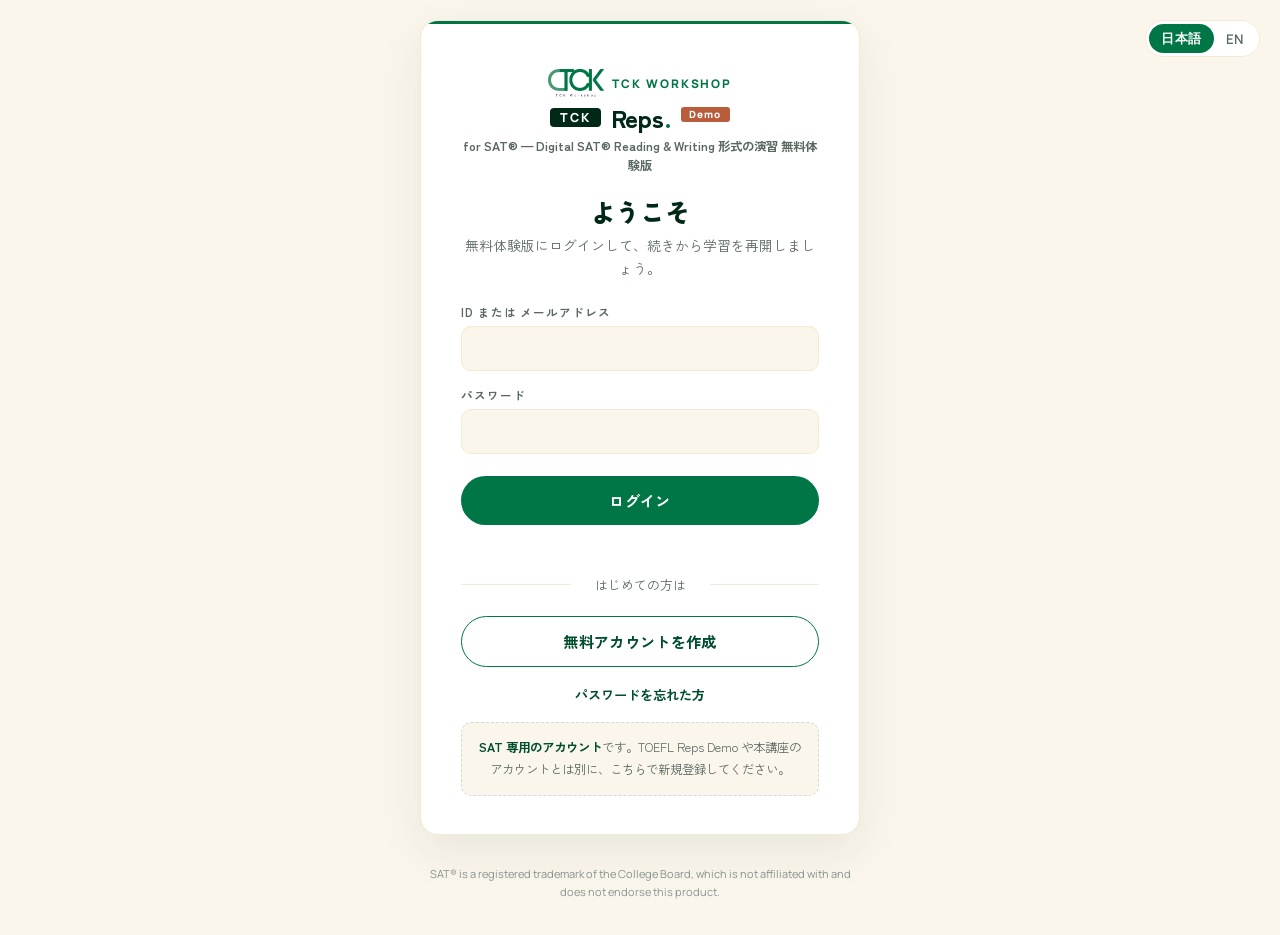
<file: sat/test1-results.html>
<!DOCTYPE html>
<html lang="ja">
<head>
<meta charset="UTF-8">
<meta name="viewport" content="width=device-width, initial-scale=1.0">
<link rel="icon" type="image/png" sizes="32x32" href="../assets/favicon-32.png">
<link rel="icon" type="image/png" sizes="16x16" href="../assets/favicon-16.png">
<link rel="shortcut icon" href="../assets/favicon.ico">
<title>TCK Reps for SAT (Demo) — Module 1 · Test 1 · Results</title>
<link rel="stylesheet" href="../css/common.css">
<link rel="stylesheet" href="style.css">
<style>
/* ============================================================
   Results-page specific layout — keep it inside this file so
   style.css stays focused on the live practice chrome.
   ============================================================ */
.results-shell{
  max-width:920px;
  margin:0 auto;
  padding:24px 24px 60px;
  width:100%;
}

.results-header{
  display:flex;
  justify-content:space-between;
  align-items:center;
  gap:12px;
  margin-bottom:18px;
  flex-wrap:wrap;
}
.results-back{
  font-family:var(--font-en);
  font-size:.82em;font-weight:700;
  color:var(--green-dark);
  text-decoration:none;
  display:inline-flex;align-items:center;gap:6px;
}
.results-back:hover{color:var(--green-deep)}
.results-eyebrow{
  font-family:var(--font-en);
  font-size:.7em;font-weight:800;
  letter-spacing:.18em;text-transform:uppercase;
  color:var(--green);
}

/* ---- Score banner ---- */
.score-banner{
  display:grid;
  grid-template-columns:1.4fr 1fr 1fr;
  gap:14px;
  background:var(--white);
  border:1px solid var(--paper);
  border-radius:18px;
  padding:24px 26px;
  box-shadow:0 8px 24px rgba(0,40,23,.06);
}
.score-banner .sb-block{display:flex;flex-direction:column;justify-content:center;min-width:0}
.score-banner .sb-label{
  font-family:var(--font-en);
  font-size:.7em;font-weight:700;
  color:var(--ink-500);letter-spacing:.14em;text-transform:uppercase;
  margin-bottom:6px;
}
.score-banner .sb-value{
  font-family:var(--font-en);
  font-size:2.6em;font-weight:800;
  color:var(--green-deep);letter-spacing:-0.02em;line-height:1;
}
.score-banner .sb-value .sb-of{font-size:.42em;font-weight:600;color:var(--ink-500);margin-left:6px}
.score-banner .sb-sub{
  font-family:var(--font-jp);
  font-size:.84em;color:var(--ink-500);
  margin-top:6px;line-height:1.5;
}
.score-banner .sb-scaled .sb-value{color:var(--green-deep)}
.score-banner .sb-scaled.unset .sb-value{color:var(--ink-500);font-size:1.4em;font-weight:700}
.score-banner .sb-scaled.unset .sb-sub{color:var(--ink-500);font-style:italic}
.score-banner .sb-flag{
  display:inline-block;
  font-family:var(--font-en);
  font-size:.66em;font-weight:800;
  letter-spacing:.12em;text-transform:uppercase;
  padding:3px 8px;border-radius:4px;
  margin-top:8px;
  background:var(--terracotta);color:#fff;
  align-self:flex-start;
}
@media (max-width:680px){
  .score-banner{grid-template-columns:1fr 1fr;gap:18px;padding:20px}
  .score-banner .sb-block:first-child{grid-column:1 / -1}
  .score-banner .sb-value{font-size:2.2em}
}

/* ---- Section card (used for both breakdowns and review) ---- */
.section-card{
  background:var(--white);
  border:1px solid var(--paper);
  border-radius:16px;
  padding:22px 26px;
  margin-top:18px;
}
.section-card h2{
  font-family:var(--font-en);
  font-size:1.05em;font-weight:800;
  color:var(--green-deep);
  letter-spacing:-0.01em;
  margin:0 0 4px;
}
.section-card .section-sub{
  font-family:var(--font-jp);
  font-size:.84em;color:var(--ink-500);
  margin:0 0 18px;line-height:1.6;
}

/* ---- Horizontal bar list ---- */
.bar-list{display:flex;flex-direction:column;gap:10px}
.bar-row{display:grid;grid-template-columns:minmax(140px,28%) 1fr auto;gap:14px;align-items:center}
.bar-label{
  font-family:var(--font-jp),var(--font-en);
  font-size:.9em;font-weight:600;
  color:var(--ink-900);
  line-height:1.4;
}
.bar-label .bar-label-skill{
  display:block;
  font-family:var(--font-en);
  font-size:.78em;font-weight:600;
  color:var(--ink-500);
  letter-spacing:.02em;
  margin-top:1px;
}
.bar-track{
  position:relative;
  height:22px;
  background:var(--paper);
  border-radius:6px;
  overflow:hidden;
}
.bar-fill{
  position:absolute;left:0;top:0;height:100%;
  background:var(--green);
  border-radius:6px;
  transition:width .4s ease;
}
.bar-fill.low{background:var(--terracotta)}
.bar-fill.mid{background:var(--gold)}
.bar-fill.high{background:var(--green)}
.bar-value{
  font-family:var(--font-en);
  font-size:.86em;font-weight:700;
  color:var(--ink-900);
  white-space:nowrap;
  font-variant-numeric:tabular-nums;
}
.bar-value .bar-value-pct{color:var(--ink-500);font-weight:600;margin-left:6px}

.section-card .group-label{
  font-family:var(--font-en);
  font-size:.7em;font-weight:800;
  color:var(--green);letter-spacing:.14em;text-transform:uppercase;
  margin:18px 0 10px;
  padding-bottom:6px;
  border-bottom:1px dashed var(--paper);
}

/* ---- Review cards (per question) ---- */
.review-list{display:flex;flex-direction:column;gap:12px}
.review-card{
  background:var(--white);
  border:1px solid var(--paper);
  border-radius:12px;
  overflow:hidden;
}
.review-card.correct{border-left:4px solid var(--green)}
.review-card.wrong{border-left:4px solid var(--terracotta)}
.review-card.unanswered{border-left:4px solid var(--ink-200)}
.review-head{
  display:flex;align-items:center;justify-content:space-between;gap:14px;
  padding:14px 18px;
  cursor:pointer;
  background:var(--white);
  transition:background .15s;
}
.review-head:hover{background:#FAFCFA}
.review-head-left{display:flex;align-items:center;gap:12px;min-width:0}
.review-num{
  font-family:var(--font-en);font-weight:800;font-size:.92em;
  background:var(--green-deep);color:#fff;
  padding:4px 10px;border-radius:6px;
  letter-spacing:.04em;
  flex-shrink:0;
}
.review-meta{
  display:flex;flex-direction:column;min-width:0;
}
.review-meta .rm-skill{
  font-family:var(--font-en);font-size:.86em;font-weight:700;
  color:var(--ink-900);letter-spacing:-0.005em;
  white-space:nowrap;overflow:hidden;text-overflow:ellipsis;
}
.review-meta .rm-domain{
  font-family:var(--font-en);font-size:.74em;
  color:var(--ink-500);font-weight:600;
}
.review-status{
  display:flex;align-items:center;gap:8px;flex-shrink:0;
  font-family:var(--font-en);font-size:.78em;font-weight:700;
}
.status-tag{padding:4px 10px;border-radius:999px;letter-spacing:.04em}
.status-tag.correct{background:rgba(0,118,70,.12);color:var(--green-dark)}
.status-tag.wrong{background:rgba(184,92,60,.12);color:var(--terracotta)}
.status-tag.unanswered{background:var(--paper);color:var(--ink-500)}
.status-tag.flag{background:rgba(201,169,97,.2);color:#856319}
.review-toggle{
  font-family:var(--font-en);font-size:.78em;font-weight:700;
  color:var(--green-dark);
  background:transparent;border:none;
  cursor:pointer;padding:4px 8px;
}

.review-body{
  border-top:1px solid var(--paper);
  padding:18px 22px 22px;
  background:var(--cream);
  display:none;
}
.review-card.open .review-body{display:block}
.review-card.open .review-toggle::after{content:" ▴"}
.review-card .review-toggle::after{content:" ▾"}

.rv-passage{
  background:var(--white);
  border:1px solid var(--paper);
  border-radius:8px;
  padding:14px 18px;
  font-family:Georgia,"Iowan Old Style",serif;
  font-size:15.5px;
  line-height:1.7;
  color:var(--ink-900);
  margin-bottom:14px;
}
.rv-passage p{margin:0 0 .8em}
.rv-passage em.emph{font-style:italic;background:linear-gradient(transparent 60%,rgba(201,169,97,.4) 60%)}
.rv-passage .ct-label{
  display:inline-block;
  font-family:var(--font-en);font-size:.74em;font-weight:800;
  color:var(--green);letter-spacing:.12em;text-transform:uppercase;
  margin:.6em 0 .3em;
  padding:2px 7px;background:rgba(0,118,70,.08);border-radius:4px;
}
.rv-passage .note-bullets{list-style:none;padding:0;margin:0 0 .6em}
.rv-passage .note-bullets li{padding:4px 0 4px 18px;position:relative}
.rv-passage .note-bullets li::before{content:"•";color:var(--green);position:absolute;left:4px;top:4px;font-weight:800}
.rv-figure{
  background:var(--white);
  border:1px solid var(--paper);
  border-radius:8px;
  padding:14px 16px;
  margin-bottom:14px;
}
.rv-figure .figure-title{
  font-family:var(--font-en);font-size:.82em;font-weight:700;
  color:var(--green-deep);margin-bottom:10px;
}

.rv-stem{
  font-family:var(--font-en),var(--font-jp);
  font-size:.95em;font-weight:600;color:var(--ink-900);
  margin-bottom:12px;line-height:1.55;
}
.rv-choices{display:flex;flex-direction:column;gap:8px;margin-bottom:18px}
.rv-choice{
  background:var(--white);
  border:1.5px solid var(--paper);
  border-radius:8px;
  padding:10px 14px;
  display:flex;align-items:flex-start;gap:10px;
  font-size:.92em;line-height:1.5;
}
.rv-choice .rv-ch-letter{
  flex-shrink:0;
  width:26px;height:26px;border-radius:50%;
  display:flex;align-items:center;justify-content:center;
  font-family:var(--font-en);font-weight:800;font-size:.84em;
  background:var(--white);border:1.5px solid var(--ink-200);
  color:var(--ink-500);
}
.rv-choice .rv-ch-text{flex:1;min-width:0;color:var(--ink-900)}
.rv-choice .rv-ch-marker{
  flex-shrink:0;
  font-family:var(--font-en);font-size:.74em;font-weight:800;
  letter-spacing:.06em;
  padding:3px 8px;border-radius:999px;
  white-space:nowrap;
}
.rv-choice.correct{border-color:var(--green);background:rgba(0,118,70,.05)}
.rv-choice.correct .rv-ch-letter{background:var(--green);color:#fff;border-color:var(--green)}
.rv-choice.correct .rv-ch-marker{background:rgba(0,118,70,.14);color:var(--green-dark)}
.rv-choice.picked{border-color:var(--terracotta)}
.rv-choice.picked.correct{border-color:var(--green)}
.rv-choice.picked-wrong .rv-ch-marker{background:rgba(184,92,60,.14);color:var(--terracotta)}
.rv-choice.picked-wrong .rv-ch-letter{background:var(--terracotta);color:#fff;border-color:var(--terracotta)}

.rv-rationale{
  background:var(--white);
  border-left:3px solid var(--green);
  border-radius:6px;
  padding:14px 18px;
  font-family:var(--font-jp),var(--font-en);
  font-size:.92em;line-height:1.7;color:var(--ink-900);
  margin-bottom:16px;
}
.rv-rationale strong{color:var(--green-deep);font-weight:700}
.rv-rationale .rv-rationale-label{
  display:block;
  font-family:var(--font-en);font-size:.7em;font-weight:800;
  color:var(--green);letter-spacing:.14em;text-transform:uppercase;
  margin-bottom:6px;
}

.rv-distractors{display:flex;flex-direction:column;gap:8px}
.rv-distract{
  background:var(--white);
  border:1px solid var(--paper);
  border-radius:8px;
  padding:12px 14px 12px 14px;
  display:grid;
  grid-template-columns:auto 1fr;
  gap:12px;
  align-items:flex-start;
}
.rv-distract .d-letter{
  font-family:var(--font-en);font-weight:800;font-size:.88em;
  color:var(--terracotta);
  width:26px;height:26px;border-radius:50%;
  background:rgba(184,92,60,.1);border:1.5px solid rgba(184,92,60,.2);
  display:flex;align-items:center;justify-content:center;
}
.rv-distract .d-body{font-family:var(--font-jp),var(--font-en);font-size:.88em;line-height:1.65;color:var(--ink-700)}
.rv-distract .trap-tag{
  display:inline-block;
  font-family:var(--font-en);font-size:.66em;font-weight:800;
  letter-spacing:.06em;text-transform:uppercase;
  background:var(--paper);color:var(--ink-700);
  padding:2px 7px;border-radius:4px;
  margin-right:8px;vertical-align:1px;
}

.results-actions{
  display:flex;gap:10px;justify-content:center;flex-wrap:wrap;
  margin-top:26px;
}
.results-actions .tn-btn{padding:12px 22px;font-size:.92em}

.meta-strip{
  margin-top:14px;
  font-family:var(--font-en);
  font-size:.74em;color:var(--ink-500);
  text-align:center;font-weight:500;
  letter-spacing:.02em;
}
</style>
</head>
<body data-lang="jp">

<header class="top-nav">
  <div class="top-nav-left">
    <div class="tn-brand">
      <img src="../assets/tck-logo.png" alt="TCK Workshop">
      <span class="tn-product">TCK Reps</span>
    </div>
    <span class="tn-divider"></span>
    <span class="tn-section"><span class="jp">結果 &amp; 解説</span><span class="en">Results &amp; review</span></span>
  </div>
  <div class="top-nav-right">
    <a class="tn-btn" href="../menu.html"><span class="jp">メニューへ戻る</span><span class="en">Back to menu</span></a>
  </div>
</header>

<main class="results-shell" id="resultsShell">
  <div class="results-header">
    <a class="results-back" href="../menu.html">← <span class="jp">メニュー</span><span class="en">Menu</span></a>
    <span class="results-eyebrow" id="resultsTitle">Module 1 · Test 1</span>
  </div>

  <!-- ===== Score banner ===== -->
  <div class="score-banner" id="scoreBanner">
    <div class="sb-block">
      <span class="sb-label"><span class="jp">スコア（Raw）</span><span class="en">Raw score</span></span>
      <span class="sb-value"><span id="sbRaw">–</span><span class="sb-of">/ <span id="sbTotal">–</span></span></span>
      <span class="sb-sub" id="sbDuration"></span>
    </div>
    <div class="sb-block">
      <span class="sb-label"><span class="jp">正答率</span><span class="en">Accuracy</span></span>
      <span class="sb-value"><span id="sbPct">–</span><span class="sb-of">%</span></span>
    </div>
    <div class="sb-block sb-scaled" id="sbScaledBlock">
      <span class="sb-label"><span class="jp">スケールスコア</span><span class="en">Scaled score</span></span>
      <span class="sb-value" id="sbScaled">–</span>
      <span class="sb-sub" id="sbScaledNote"></span>
    </div>
  </div>

  <div class="meta-strip" id="metaStrip"></div>

  <!-- ===== Domain breakdown ===== -->
  <section class="section-card" id="domainCard">
    <h2><span class="jp">ドメイン別の正答数</span><span class="en">Per-domain breakdown</span></h2>
    <p class="section-sub">
      <span class="jp">SAT R&amp;W は 4 ドメインから出題されます。どこで稼げて、どこで落としたかを一目で把握できます。</span>
      <span class="en">SAT R&amp;W draws from four domains. Here's where you scored and where you lost points.</span>
    </p>
    <div class="bar-list" id="domainBars"></div>
  </section>

  <!-- ===== Skill breakdown (esp. SEC subtypes) ===== -->
  <section class="section-card" id="skillCard">
    <h2><span class="jp">スキル別の正答数</span><span class="en">Per-skill breakdown</span></h2>
    <p class="section-sub">
      <span class="jp">Standard English Conventions などはサブスキルに分解して表示します。たとえば「Subject-Verb Agreement は強いが Modifier Placement で落としている」のように弱点を特定できます。</span>
      <span class="en">Domains like Standard English Conventions are broken into subskills so you can see, e.g., that subject–verb agreement is solid but modifier placement is weak.</span>
    </p>
    <div id="skillGroups"></div>
  </section>

  <!-- ===== Review list ===== -->
  <section class="section-card">
    <h2><span class="jp">解説・誤答分析</span><span class="en">Question-by-question review</span></h2>
    <p class="section-sub">
      <span class="jp">各問題をクリックして展開してください。正解の根拠と、各誤答が <em>なぜ引っかかるのか</em>（罠コード付き）を確認できます。</span>
      <span class="en">Click any item to expand. You'll see the rationale for the correct answer and a per-distractor explanation tagged with the underlying trap.</span>
    </p>
    <div class="review-list" id="reviewList"></div>
  </section>

  <div class="results-actions">
    <a class="tn-btn primary" href="../menu.html"><span class="jp">メニューへ戻る</span><span class="en">Back to menu</span></a>
    <button type="button" class="tn-btn" id="retakeBtn"><span class="jp">同じテストをもう一度</span><span class="en">Retake this test</span></button>
  </div>
</main>

<script src="../config.js"></script>
<script src="../js/auth.js"></script>
<script src="app.js"></script>
<script src="results.js"></script>
<script>
  (function(){
    var l = localStorage.getItem('tck_lang') || 'jp';
    document.body.setAttribute('data-lang', l);
    document.documentElement.setAttribute('lang', l === 'jp' ? 'ja' : 'en');
  })();
  if (typeof Auth !== 'undefined') Auth.require();

  SATResults.render({
    testId: 'test1',
    dataUrl: '../data/test1.json',
    practiceUrl: 'test1.html'
  });
</script>

<p class="tm-disclaimer" style="margin:0;padding:14px 20px;font-size:11px;line-height:1.65;color:#8a948f;text-align:center">SAT® is a registered trademark of the College Board, which is not affiliated with and does not endorse this product.</p>
</body>
</html>
</file>
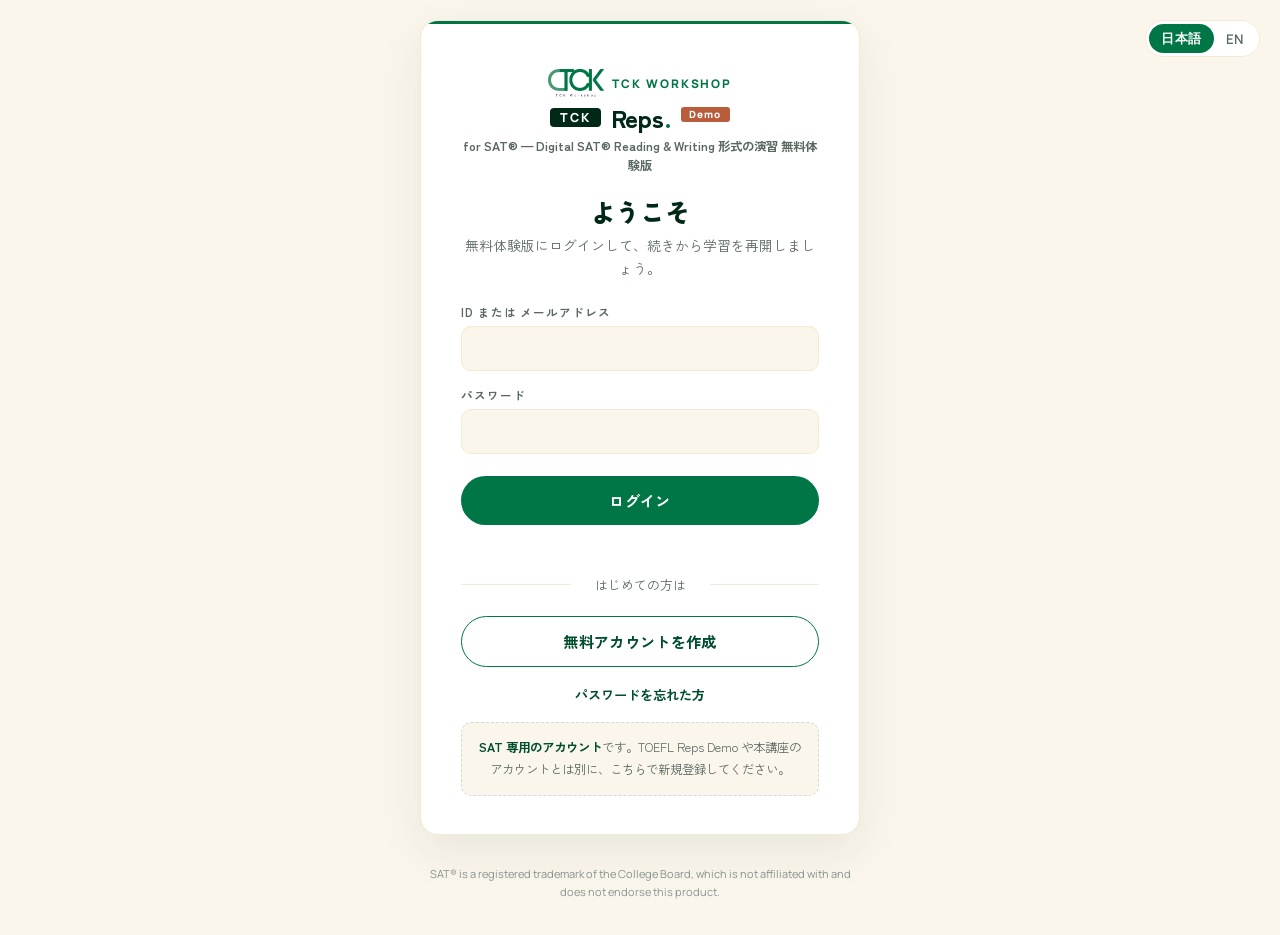
<file: sat/test1.html>
<!DOCTYPE html>
<html lang="ja">
<head>
<meta charset="UTF-8">
<meta name="viewport" content="width=device-width, initial-scale=1.0">
<link rel="icon" type="image/png" sizes="32x32" href="../assets/favicon-32.png">
<link rel="icon" type="image/png" sizes="16x16" href="../assets/favicon-16.png">
<link rel="shortcut icon" href="../assets/favicon.ico">
<title>TCK Reps for SAT (Demo) — Module 1 · Test 1</title>
<link rel="stylesheet" href="../css/common.css">
<link rel="stylesheet" href="style.css">
</head>
<body data-lang="jp" data-screen="start">

<!-- ============================================================
     TOP NAV — visible only while the module is live.
     Layout: brand | module label || timer-cluster | tools | flag | review | finish
     ============================================================ -->
<header class="top-nav" id="topNav" hidden>
  <div class="top-nav-left">
    <div class="tn-brand">
      <img src="../assets/tck-logo.png" alt="TCK Workshop">
      <span class="tn-product">TCK Reps</span>
    </div>
    <span class="tn-divider"></span>
    <span class="tn-section" id="moduleLabel">Module 1 · Test 1</span>
  </div>
  <div class="top-nav-right">

    <!-- Timer cluster: digit display + an "eye" button to hide/show.
         The clock keeps counting while hidden. -->
    <div class="tn-timer-cluster">
      <div class="tn-timer" id="timer" aria-live="polite">32:00</div>
      <button type="button" class="tn-eye" id="timerEyeBtn" aria-pressed="false"
              aria-label="Hide or show the timer">
        <span class="eye-on" aria-hidden="true">◉</span>
        <span class="eye-off" aria-hidden="true">○</span>
      </button>
    </div>

    <!-- Highlight mode: when on, selecting passage text reveals the
         pop-over toolbar. Off by default so accidental selections
         don't fire the toolbar. -->
    <button type="button" class="tn-btn" id="highlightBtn" aria-pressed="false"
            title="Toggle highlight mode (H)">
      <span class="hi-swatch" aria-hidden="true"></span>
      <span class="jp">ハイライト</span><span class="en">Highlight</span>
    </button>

    <!-- "ツール" (Tools) dropdown — bundles the less-used features so
         the bar stays scannable. -->
    <div class="tn-menu-wrap">
      <button type="button" class="tn-btn" id="toolsBtn" aria-haspopup="true" aria-expanded="false">
        <span class="jp">ツール</span><span class="en">Tools</span>
        <span class="caret" aria-hidden="true">▾</span>
      </button>
      <div class="tn-menu" id="toolsMenu" role="menu" hidden>
        <button type="button" class="tn-menu-item" role="menuitem" data-tool="line-focus">
          <span class="mi-icon" aria-hidden="true">≡</span>
          <span class="mi-label"><span class="jp">1行集中</span><span class="en">Line focus</span></span>
          <span class="mi-state" id="lineFocusState"></span>
        </button>
        <button type="button" class="tn-menu-item" role="menuitem" data-tool="text-size">
          <span class="mi-icon" aria-hidden="true">A</span>
          <span class="mi-label"><span class="jp">文字サイズ</span><span class="en">Text size</span></span>
          <span class="mi-shortcut">A−/A+</span>
        </button>
        <button type="button" class="tn-menu-item" role="menuitem" data-tool="directions">
          <span class="mi-icon" aria-hidden="true">✎</span>
          <span class="mi-label"><span class="jp">進め方を見直す</span><span class="en">Directions</span></span>
        </button>
        <button type="button" class="tn-menu-item" role="menuitem" data-tool="shortcuts">
          <span class="mi-icon" aria-hidden="true">⌨</span>
          <span class="mi-label"><span class="jp">キーボード操作</span><span class="en">Shortcuts</span></span>
        </button>
        <button type="button" class="tn-menu-item" role="menuitem" data-tool="help">
          <span class="mi-icon" aria-hidden="true">?</span>
          <span class="mi-label"><span class="jp">ヘルプ</span><span class="en">Help</span></span>
        </button>
      </div>
    </div>

    <button type="button" class="tn-btn" id="flagBtn" aria-pressed="false"
            title="Flag this question for review (F)">
      <span class="flag-icon" aria-hidden="true">⚑</span>
      <span class="jp">フラグ</span><span class="en">Flag</span>
    </button>
    <button type="button" class="tn-btn" id="navBtn" title="Open the question navigator (R)">
      <span class="jp">問題一覧</span><span class="en">Review</span>
    </button>
    <button type="button" class="tn-btn primary" id="finishBtn">
      <span class="jp">提出</span><span class="en">Finish</span>
    </button>
  </div>
</header>

<!-- ============================================================
     START SCREEN
     ============================================================ -->
<div class="start-wrap" id="screenStart">
  <div class="start-card">
    <div class="start-eyebrow">TCK Reps · for SAT® · Module 1</div>
    <h1 id="startTitle">Reading &amp; Writing — Module 1</h1>
    <p class="subtitle">
      <span class="jp">Digital SAT の Reading &amp; Writing 標準モジュールです。本番と同じ形式で 1 セットお試しください。</span>
      <span class="en">A Digital SAT Reading &amp; Writing module in the standard format. One sitting, real-time, real format.</span>
    </p>

    <div class="start-spec">
      <div>
        <div class="spec-num" id="specCount">27</div>
        <div class="spec-label"><span class="jp">問題数</span><span class="en">Questions</span></div>
      </div>
      <div>
        <div class="spec-num">32:00</div>
        <div class="spec-label"><span class="jp">制限時間</span><span class="en">Time limit</span></div>
      </div>
      <div>
        <div class="spec-num">4</div>
        <div class="spec-label"><span class="jp">出題ドメイン</span><span class="en">Domains</span></div>
      </div>
    </div>

    <div class="start-directions" id="startDirections">
      <p><span class="jp"><strong>進め方</strong></span><span class="en"><strong>How it works</strong></span></p>
      <ul>
        <li><span class="jp">各問題には選択肢が <strong>4 つ</strong>。1 つ選んで「次へ」。モジュール内なら <strong>前後に自由に戻れます</strong>。</span><span class="en">Four choices per question. Pick one and continue — <strong>you can move freely</strong> within the module.</span></li>
        <li><span class="jp">気になる問題は <strong>⚑ フラグ</strong>。「問題一覧」から未回答・フラグ済みを一覧できます。</span><span class="en"><strong>⚑ Flag</strong> anything to revisit; the navigator surfaces unanswered + flagged.</span></li>
        <li><span class="jp">本文を選択すると <strong>ハイライト</strong>(3色)と <strong>メモ</strong> を残せます(ツールバーの「ハイライト」を ON に)。</span><span class="en">Turn on <strong>Highlight</strong> in the top bar, then select any passage text to highlight (3 colors) or attach a short note.</span></li>
        <li><span class="jp">選択肢右の <strong>⊘</strong> で消去線。<strong>1行集中</strong>(ツール内)で本文の1行に集中。<strong>文字サイズ</strong>も変更可能。</span><span class="en">Use <strong>⊘</strong> to cross out a choice, <strong>Line focus</strong> (in Tools) to narrow your gaze, or <strong>Text size</strong> to enlarge.</span></li>
        <li><span class="jp">残り 5 分で警告。<strong>0:00 で自動提出</strong>されます。</span><span class="en">A 5-minute warning fires near the end; the module <strong>auto-submits at 0:00</strong>.</span></li>
      </ul>
    </div>

    <button type="button" class="start-cta" id="startBtn">
      <span class="jp">演習を始める</span><span class="en">Begin module</span>
      <span class="arrow">→</span>
    </button>
    <div class="start-resume-note" id="resumeNote" hidden>
      <span class="jp">中断したセッションを再開します（残り時間と回答が保存されています）。</span>
      <span class="en">Resuming your saved session (answers and timer were preserved).</span>
    </div>
  </div>
</div>

<!-- ============================================================
     QUESTION SCREEN
     ============================================================ -->
<div class="qa-wrap" id="screenQuestion" hidden>
  <section class="passage-pane" id="passagePane" aria-label="Passage"></section>
  <section class="question-pane" aria-label="Question">
    <div class="q-num-row">
      <span class="q-num-badge" id="qNumBadge">Q 1</span>
      <span class="q-skill-tag" id="qSkillTag"></span>
    </div>
    <div class="q-stem" id="qStem"></div>
    <div class="choices" id="choices" role="radiogroup" aria-label="Answer choices"></div>

    <div class="q-nav-row">
      <button type="button" class="nav-btn" id="prevBtn">← <span class="jp">前へ</span><span class="en">Back</span></button>
      <span class="nav-progress" id="navProgress">1 / 9</span>
      <button type="button" class="nav-btn primary" id="nextBtn"><span class="jp">次へ</span><span class="en">Next</span> →</button>
    </div>
  </section>
</div>

<!-- ============================================================
     END-OF-MODULE REVIEW — dedicated screen (not an overlay).
     Shown when the student hits "Next" on the last question, or
     when they choose "最終チェック" from the navigator. From here
     they can return to any question or submit the module.
     ============================================================ -->
<div class="endreview-wrap" id="screenEndReview" hidden>
  <div class="endreview-card">
    <div class="er-eyebrow"><span class="jp">最終チェック</span><span class="en">Final review</span></div>
    <h2 class="er-title"><span class="jp">提出前のチェック</span><span class="en">Before you submit</span></h2>
    <p class="er-sub" id="erSub"></p>

    <div class="er-stats" id="erStats"></div>

    <div class="overlay-legend">
      <span class="leg"><span class="leg-dot answered"></span><span class="jp">回答済み</span><span class="en">Answered</span></span>
      <span class="leg"><span class="leg-dot"></span><span class="jp">未回答</span><span class="en">Unanswered</span></span>
      <span class="leg"><span class="leg-dot flagged"></span><span class="jp">フラグ</span><span class="en">Flagged</span></span>
    </div>
    <div class="nav-grid er-grid" id="erGrid"></div>

    <div class="er-actions">
      <button type="button" class="tn-btn" id="erBackBtn">
        <span class="jp">← 問題に戻る</span><span class="en">← Back to questions</span>
      </button>
      <button type="button" class="tn-btn primary" id="erSubmitBtn">
        <span class="jp">モジュールを提出 →</span><span class="en">Submit module →</span>
      </button>
    </div>
  </div>
</div>

<!-- ============================================================
     SELECTION POPOVER — appears next to a passage selection while
     highlight mode is on. Anchored & positioned by app.js.
     ============================================================ -->
<div class="hi-popover" id="hiPopover" hidden role="toolbar" aria-label="Highlight options">
  <button type="button" class="hi-swatch-btn hi-w-yellow" data-hi="yellow" aria-label="Yellow highlight"></button>
  <button type="button" class="hi-swatch-btn hi-w-blue"   data-hi="blue"   aria-label="Blue highlight"></button>
  <button type="button" class="hi-swatch-btn hi-w-pink"   data-hi="pink"   aria-label="Pink highlight"></button>
  <span class="hi-sep"></span>
  <button type="button" class="hi-action-btn" data-hi="note" aria-label="Add a note">
    <span aria-hidden="true">✎</span><span class="jp">メモ</span><span class="en">Note</span>
  </button>
  <button type="button" class="hi-action-btn hi-danger" data-hi="clear" aria-label="Remove highlight">
    <span aria-hidden="true">✕</span><span class="jp">削除</span><span class="en">Clear</span>
  </button>
</div>

<!-- Note popover — shown when a highlight with a note is clicked, or
     when the popover's "Note" button is pressed on a new highlight. -->
<div class="hi-note-popover" id="hiNotePopover" hidden role="dialog" aria-label="Edit note">
  <textarea id="hiNoteText" rows="3" maxlength="280"
            placeholder="このハイライトへのメモ (max 280)…"></textarea>
  <div class="hi-note-actions">
    <button type="button" class="tn-btn hi-danger" id="hiNoteDelete">
      <span class="jp">削除</span><span class="en">Delete</span>
    </button>
    <button type="button" class="tn-btn primary" id="hiNoteSave">
      <span class="jp">保存</span><span class="en">Save</span>
    </button>
  </div>
</div>

<!-- ============================================================
     LINE FOCUS OVERLAY — top/bottom shades that follow the cursor.
     A clear "window" sits between them.
     ============================================================ -->
<div class="line-focus" id="lineFocus" hidden aria-hidden="true">
  <div class="lf-shade lf-top"    id="lfTop"></div>
  <div class="lf-shade lf-bottom" id="lfBottom"></div>
</div>

<!-- ============================================================
     MODALS (overlays)
     ============================================================ -->

<!-- Question navigator -->
<div class="overlay" id="navOverlay" role="dialog" aria-modal="true" aria-labelledby="navTitle">
  <div class="overlay-card">
    <div class="overlay-head">
      <h2 id="navTitle"><span class="jp">問題一覧</span><span class="en">Question review</span></h2>
      <button class="overlay-close" type="button" aria-label="Close" data-overlay-close="navOverlay">×</button>
    </div>
    <div class="overlay-body">
      <div class="overlay-legend">
        <span class="leg"><span class="leg-dot answered"></span><span class="jp">回答済み</span><span class="en">Answered</span></span>
        <span class="leg"><span class="leg-dot"></span><span class="jp">未回答</span><span class="en">Unanswered</span></span>
        <span class="leg"><span class="leg-dot flagged"></span><span class="jp">フラグ</span><span class="en">Flagged</span></span>
        <span class="leg"><span class="leg-dot current"></span><span class="jp">現在の問題</span><span class="en">Current</span></span>
      </div>
      <div class="nav-grid" id="navGrid" role="grid" aria-label="Question navigator"></div>
    </div>
    <div class="overlay-foot">
      <span class="summary" id="navSummary">0 answered · 0 flagged</span>
      <button type="button" class="submit-btn" id="navGoEndBtn">
        <span class="jp">最終チェックへ →</span><span class="en">Go to final review →</span>
      </button>
    </div>
  </div>
</div>

<!-- Confirm submit -->
<div class="overlay" id="confirmOverlay" role="dialog" aria-modal="true" aria-labelledby="confirmTitle">
  <div class="confirm-card">
    <h3 id="confirmTitle"><span class="jp">本当に提出しますか？</span><span class="en">Submit module?</span></h3>
    <p id="confirmBody">
      <span class="jp">提出後は回答を変更できません。</span>
      <span class="en">You won't be able to change your answers after this.</span>
    </p>
    <div class="confirm-row">
      <button type="button" class="tn-btn" data-overlay-close="confirmOverlay">
        <span class="jp">戻る</span><span class="en">Go back</span>
      </button>
      <button type="button" class="tn-btn primary" id="confirmSubmitBtn">
        <span class="jp">提出する</span><span class="en">Submit</span>
      </button>
    </div>
  </div>
</div>

<!-- 5-minute warning -->
<div class="overlay" id="warn5Overlay" role="dialog" aria-modal="true" aria-labelledby="warn5Title">
  <div class="confirm-card">
    <h3 id="warn5Title" style="color:var(--terracotta)">
      <span class="jp">残り 5 分</span><span class="en">5 minutes left</span>
    </h3>
    <p>
      <span class="jp">未回答の問題は「問題一覧」から素早く確認できます。</span>
      <span class="en">Jump to any unanswered item from the question navigator.</span>
    </p>
    <div class="confirm-row">
      <button type="button" class="tn-btn primary" data-overlay-close="warn5Overlay">
        <span class="jp">続ける</span><span class="en">Got it</span>
      </button>
    </div>
  </div>
</div>

<!-- Time-up (auto-submit) -->
<div class="overlay" id="timeupOverlay" role="dialog" aria-modal="true" aria-labelledby="timeupTitle">
  <div class="confirm-card">
    <h3 id="timeupTitle" style="color:var(--terracotta)">
      <span class="jp">時間終了</span><span class="en">Time's up</span>
    </h3>
    <p>
      <span class="jp">32 分のセクション時間が終了しました。回答は自動的に保存されます。</span>
      <span class="en">The 32-minute section is over. Your answers have been saved automatically.</span>
    </p>
    <div class="confirm-row">
      <button type="button" class="tn-btn primary" id="timeupContinueBtn">
        <span class="jp">結果を見る →</span><span class="en">See results →</span>
      </button>
    </div>
  </div>
</div>

<!-- Directions modal (re-openable) -->
<div class="overlay" id="dirOverlay" role="dialog" aria-modal="true" aria-labelledby="dirTitle">
  <div class="overlay-card overlay-card--narrow">
    <div class="overlay-head">
      <h2 id="dirTitle"><span class="jp">進め方</span><span class="en">Directions</span></h2>
      <button class="overlay-close" type="button" aria-label="Close" data-overlay-close="dirOverlay">×</button>
    </div>
    <div class="overlay-body" id="dirBody">
      <!-- Cloned from #startDirections by app.js when first opened. -->
    </div>
    <div class="overlay-foot">
      <span class="summary"></span>
      <button type="button" class="submit-btn" data-overlay-close="dirOverlay">
        <span class="jp">閉じる</span><span class="en">Close</span>
      </button>
    </div>
  </div>
</div>

<!-- Shortcuts modal -->
<div class="overlay" id="shortcutsOverlay" role="dialog" aria-modal="true" aria-labelledby="scTitle">
  <div class="overlay-card overlay-card--narrow">
    <div class="overlay-head">
      <h2 id="scTitle"><span class="jp">キーボード操作</span><span class="en">Keyboard shortcuts</span></h2>
      <button class="overlay-close" type="button" aria-label="Close" data-overlay-close="shortcutsOverlay">×</button>
    </div>
    <div class="overlay-body">
      <table class="sc-table">
        <tbody>
          <tr><th><span class="jp">選択肢を選ぶ</span><span class="en">Pick a choice</span></th><td><kbd>1</kbd>–<kbd>4</kbd> / <kbd>A</kbd>–<kbd>D</kbd></td></tr>
          <tr><th><span class="jp">選択肢を消去</span><span class="en">Eliminate a choice</span></th><td><kbd>Shift</kbd>+<kbd>1</kbd>–<kbd>4</kbd></td></tr>
          <tr><th><span class="jp">前 / 次の問題</span><span class="en">Previous / Next</span></th><td><kbd>←</kbd> / <kbd>→</kbd></td></tr>
          <tr><th><span class="jp">フラグ</span><span class="en">Flag for review</span></th><td><kbd>F</kbd></td></tr>
          <tr><th><span class="jp">問題一覧</span><span class="en">Open navigator</span></th><td><kbd>R</kbd></td></tr>
          <tr><th><span class="jp">ハイライト ON/OFF</span><span class="en">Highlight mode</span></th><td><kbd>H</kbd></td></tr>
          <tr><th><span class="jp">1行集中 ON/OFF</span><span class="en">Line focus</span></th><td><kbd>L</kbd></td></tr>
          <tr><th><span class="jp">タイマーを隠す/表示</span><span class="en">Hide / show timer</span></th><td><kbd>T</kbd></td></tr>
          <tr><th><span class="jp">文字サイズ</span><span class="en">Text size</span></th><td><kbd>+</kbd> / <kbd>−</kbd> / <kbd>0</kbd></td></tr>
          <tr><th><span class="jp">進め方を再表示</span><span class="en">Reopen directions</span></th><td><kbd>?</kbd></td></tr>
          <tr><th><span class="jp">モーダルを閉じる</span><span class="en">Close any modal</span></th><td><kbd>Esc</kbd></td></tr>
        </tbody>
      </table>
    </div>
    <div class="overlay-foot">
      <span class="summary"></span>
      <button type="button" class="submit-btn" data-overlay-close="shortcutsOverlay">
        <span class="jp">閉じる</span><span class="en">Close</span>
      </button>
    </div>
  </div>
</div>

<!-- Help modal -->
<div class="overlay" id="helpOverlay" role="dialog" aria-modal="true" aria-labelledby="helpTitle">
  <div class="overlay-card overlay-card--narrow">
    <div class="overlay-head">
      <h2 id="helpTitle"><span class="jp">ヘルプ</span><span class="en">Help</span></h2>
      <button class="overlay-close" type="button" aria-label="Close" data-overlay-close="helpOverlay">×</button>
    </div>
    <div class="overlay-body">
      <p class="help-p">
        <span class="jp">回答は自動保存されます。ページを再読込しても、残り時間・回答・フラグ・ハイライトはそのまま復元されます(同じブラウザで操作している間のみ)。</span>
        <span class="en">Your work auto-saves. If you reload, your remaining time, answers, flags, and highlights all come back (same browser only).</span>
      </p>
      <p class="help-p">
        <span class="jp">ハイライトとメモはモジュール内のみ有効です。提出後の Review 画面では使用できません。</span>
        <span class="en">Highlights and notes live inside the module — they're not carried into the post-submit review.</span>
      </p>
      <p class="help-p">
        <span class="jp">不具合のご報告は <a href="mailto:hello@tckworkshop.co.jp">hello@tckworkshop.co.jp</a> までお願いします。</span>
        <span class="en">Bug reports: <a href="mailto:hello@tckworkshop.co.jp">hello@tckworkshop.co.jp</a>.</span>
      </p>
    </div>
    <div class="overlay-foot">
      <span class="summary"></span>
      <button type="button" class="submit-btn" data-overlay-close="helpOverlay">
        <span class="jp">閉じる</span><span class="en">Close</span>
      </button>
    </div>
  </div>
</div>

<!-- Text-size mini modal -->
<div class="overlay" id="sizeOverlay" role="dialog" aria-modal="true" aria-labelledby="sizeTitle">
  <div class="confirm-card size-card">
    <h3 id="sizeTitle"><span class="jp">文字サイズ</span><span class="en">Text size</span></h3>
    <div class="size-row">
      <button type="button" class="tn-btn" data-size="-">A−</button>
      <button type="button" class="tn-btn" data-size="0">A</button>
      <button type="button" class="tn-btn" data-size="+">A+</button>
    </div>
    <p class="size-preview" id="sizePreview">本文の見え方はここでプレビューできます。<br>Preview your passage typeface here.</p>
    <div class="confirm-row">
      <button type="button" class="tn-btn primary" data-overlay-close="sizeOverlay">
        <span class="jp">閉じる</span><span class="en">Close</span>
      </button>
    </div>
  </div>
</div>

<script src="../config.js"></script>
<script src="../js/auth.js"></script>
<script src="../js/api.js"></script>
<script src="app.js"></script>
<script>
  /* Language toggle is inherited from common.css i18n primitives.
     Read the persisted choice so the practice page matches the menu. */
  (function(){
    var l = localStorage.getItem('tck_lang') || 'jp';
    document.body.setAttribute('data-lang', l);
    document.documentElement.setAttribute('lang', l === 'jp' ? 'ja' : 'en');
  })();

  /* Practice pages are gated. Bounce to /login.html?return=... if
     the shared TCK Reps session isn't present. */
  if (typeof Auth !== 'undefined') Auth.require();

  /* Boot the practice engine. Data file lives at /data/test1.json
     relative to repo root; we're served from /sat/, so resolve up. */
  SATPractice.boot({
    testId: 'test1',
    dataUrl: '../data/test1.json',
    resultsUrl: 'test1-results.html'
  });
</script>
</body>
</html>
</file>
<file: css/common.css>
/* TCK Workshop — Shared Design Tokens
   Page-local <style> blocks still win via specificity; this file
   provides a baseline so newly styled pages can drop color hacks. */

@import url('https://fonts.googleapis.com/css2?family=Manrope:wght@400;500;600;700;800&family=Zen+Kaku+Gothic+New:wght@400;500;700;900&family=Noto+Sans+JP:wght@400;500;700&display=swap');

:root {
  --green: #007646;
  --green-dark: #004D2E;
  --green-deep: #002817;
  --gold: #C9A961;
  --sky: #4A90B8;
  --terracotta: #B85C3C;
  --paper: #F5E9D3;
  --cream: #FBF6EC;
  --ink-900: #0F1511;
  --ink-500: #5A6861;
  --ink-200: #D6DAD7;
  --white: #FFFFFF;
  --radius: 14px;
  --font-jp: "Zen Kaku Gothic New", "Noto Sans JP", system-ui, sans-serif;
  --font-en: "Manrope", system-ui, -apple-system, sans-serif;
}

*, *::before, *::after { box-sizing: border-box; }

/* i18n primitives — pages opt-in by adding data-lang to <body> and using .jp/.en spans */
body[data-lang="jp"] .en { display: none; }
body[data-lang="en"] .jp { display: none; }
.jp { font-family: var(--font-jp); }
.en { font-family: var(--font-en); letter-spacing: -0.005em; }

/* Reusable language toggle pill */
.tck-lang-toggle {
  display: inline-flex;
  background: var(--white);
  border: 1px solid var(--paper);
  border-radius: 999px;
  padding: 3px;
  font-family: var(--font-en);
  font-size: .72em;
  font-weight: 600;
}
.tck-lang-toggle button {
  border: none; background: transparent;
  padding: 5px 12px; border-radius: 999px;
  cursor: pointer; color: var(--ink-500);
  font-family: inherit; font-weight: inherit;
  letter-spacing: .04em;
}
.tck-lang-toggle button.active { background: var(--green); color: var(--white); }

/* ============================================================
   Suppress HubSpot marketing pop-ups (newsletter / CTA) on this app
   while keeping embedded forms (.hs-form-frame) working.
   Long-term fix: exclude this domain in HubSpot > Marketing > Pop-up.
   ============================================================ */
#leadinModal-div,
.leadinModal,
.leadinModal-v3,
.leadinModal-v3-theme-default,
[id^="hs-interactives-modal"],
[id^="leadin-"][data-hs-cta-type="popup"],
iframe[title*="popup"],
iframe[id^="hs-web-interactives-"]:not([id*="form"]) {
  display: none !important;
}

/* TCK brand mark image — replaces the legacy dot+text combo */
.brand-logo{height:28px;width:auto;display:inline-block;vertical-align:middle;flex-shrink:0}
.brand-logo--lg{height:48px}
.brand-logo--xs{height:22px}
.brand-logo--xl{height:72px}

/* ============================================================
   Mobile / iPad responsiveness — added 2026-05
   Practice pages were originally authored with desktop-first
   flex/grid layouts and have their own inline <style> blocks
   (which override common.css on equal specificity). The
   `!important` flags here are deliberate: they let media
   queries beat per-page styles for layout-only properties so
   we don't have to edit ~120 practice files individually.
   Touch only layout (flex-direction, padding, wrap, dimensions)
   — never color/font.
   ============================================================ */

/* Split-pane Reading layouts (RDL, Academic Passage) — stack panels on phones */
@media (max-width: 768px) {
  .split-main { flex-direction: column !important; overflow: auto !important; }
  .passage-panel { border-right: none !important; border-bottom: 1px solid var(--paper); max-height: 50vh !important; flex: 0 0 auto !important; }
  .question-panel { flex: 1 1 auto !important; }
}

/* Top-nav (timer + review + user pill) — wrap on phones to prevent overflow */
@media (max-width: 600px) {
  .top-nav { flex-wrap: wrap !important; padding: 8px 12px !important; gap: 8px !important; row-gap: 6px !important; }
  .top-nav-left, .top-nav-right { gap: 8px !important; flex-wrap: wrap !important; }
}

/* CTW input cells scale down on very narrow phones to avoid horizontal scroll */
@media (max-width: 480px) {
  .bx { width: 1.25em !important; height: 1.7em !important; }
  .passage { font-size: .9em !important; line-height: 2 !important; }
}

/* Start cards / instruction cards — shrink padding on narrow phones */
@media (max-width: 480px) {
  .start-card, .instruction-card { padding: 28px 20px !important; }
}

/* Print styles — keep the logo and clean up chrome on printed reports */
@media print{
  .brand-logo{height:36px!important;-webkit-print-color-adjust:exact;print-color-adjust:exact}
  .btn-logout,.btn-start,.btn-next,.user-pill,.tck-lang-toggle,
  .modal-overlay,.section-footer{display:none!important}
  body{background:#fff!important;color:#000!important}
  a{color:#000!important;text-decoration:none}
}
</file>
<file: sat/style.css>
/* ============================================================
   SAT Reps Demo — Practice & Results stylesheet
   ============================================================
   The practice pages live under /sat/. This file owns the shell
   chrome (top nav, split layout, navigator, results) but defers
   to css/common.css for design tokens, fonts, and i18n.
   ============================================================ */

*,*::before,*::after{box-sizing:border-box}

/* CRITICAL: the HTML `hidden` attribute must win over the component
   `display:flex/grid` rules below. Without this, #screenStart,
   #screenQuestion, #screenEndReview and #topNav all paint at once
   (their .qa-wrap/.endreview-wrap/.top-nav rules set display:flex,
   which overrides the UA `[hidden]{display:none}` on equal-or-lower
   priority). Keep this rule above every component that toggles via
   the `hidden` attribute in JS. */
[hidden]{display:none !important}

body{
  font-family:var(--font-en),var(--font-jp);
  background:var(--cream);
  color:var(--ink-900);
  margin:0;
  -webkit-font-smoothing:antialiased;
  line-height:1.6;
  min-height:100vh;
  display:flex;
  flex-direction:column;
}

/* ============================================================
   Top nav — brand + timer + question count + flag/review/finish
   ============================================================ */
.top-nav{
  background:var(--white);
  border-bottom:1px solid var(--paper);
  padding:10px 18px;
  display:flex;
  align-items:center;
  justify-content:space-between;
  gap:14px;
  flex-shrink:0;
}
.top-nav-left{display:flex;align-items:center;gap:12px;min-width:0}
.top-nav-right{display:flex;align-items:center;gap:8px;flex-shrink:0}

.tn-brand{display:flex;align-items:center;gap:8px;flex-shrink:0}
.tn-brand img{height:22px}
.tn-brand .tn-product{
  font-family:var(--font-en);
  font-size:.72em;font-weight:800;
  color:var(--green);letter-spacing:.14em;text-transform:uppercase;
}
.tn-divider{width:1px;height:18px;background:var(--ink-200)}

.tn-section{
  font-family:var(--font-jp);
  font-size:.84em;color:var(--ink-500);
  font-weight:600;
  white-space:nowrap;
}
.tn-section strong{color:var(--ink-900);font-weight:700;margin-right:2px}

.tn-timer{
  font-family:var(--font-en);
  font-weight:800;
  font-size:1.1em;
  letter-spacing:.04em;
  background:var(--cream);
  border:1px solid var(--paper);
  border-radius:8px;
  padding:7px 14px;
  color:var(--ink-900);
  min-width:88px;text-align:center;
  font-variant-numeric:tabular-nums;
}
.tn-timer.warn{background:#FCEEEA;border-color:var(--terracotta);color:var(--terracotta)}
.tn-timer.crit{background:var(--terracotta);border-color:var(--terracotta);color:#fff;animation:pulse 1s ease-in-out infinite}
@keyframes pulse{50%{opacity:.7}}

.tn-btn{
  font-family:var(--font-en);
  font-size:.82em;font-weight:700;
  background:var(--white);
  color:var(--ink-900);
  border:1.5px solid var(--paper);
  border-radius:999px;
  padding:8px 16px;
  cursor:pointer;
  transition:all .15s;
  letter-spacing:.02em;
  white-space:nowrap;
}
.tn-btn:hover{border-color:var(--green);color:var(--green-deep)}
.tn-btn.primary{background:var(--green);color:#fff;border-color:var(--green)}
.tn-btn.primary:hover{background:var(--green-dark);border-color:var(--green-dark)}

/* Flag toggle — color flips when flagged */
.tn-btn.flag-on{background:var(--gold);color:var(--green-deep);border-color:var(--gold)}
.tn-btn .flag-icon{display:inline-block;margin-right:4px;font-family:var(--font-en)}

/* ============================================================
   Start screen — pre-test directions
   ============================================================ */
.start-wrap{
  flex:1;display:flex;align-items:center;justify-content:center;
  padding:32px 20px;
}
.start-card{
  background:var(--white);
  border:1px solid var(--paper);
  border-radius:18px;
  padding:40px 44px 36px;
  max-width:520px;
  width:100%;
  box-shadow:0 12px 36px rgba(0,40,23,.08);
  text-align:left;
}
.start-eyebrow{
  font-family:var(--font-en);
  font-size:.72em;font-weight:800;
  color:var(--green);letter-spacing:.16em;text-transform:uppercase;
  margin-bottom:12px;
}
.start-card h1{
  font-family:var(--font-en);
  font-size:1.7em;font-weight:800;
  color:var(--green-deep);
  letter-spacing:-0.015em;
  line-height:1.2;
  margin:0 0 8px;
}
.start-card .subtitle{
  font-family:var(--font-jp);
  font-size:.94em;color:var(--ink-700);line-height:1.7;margin:0 0 26px;
}
.start-spec{
  display:grid;
  grid-template-columns:repeat(3,1fr);
  gap:10px;
  background:var(--cream);
  border:1px solid var(--paper);
  border-radius:12px;
  padding:16px 12px;
  margin-bottom:22px;
}
.start-spec .spec-num{
  font-family:var(--font-en);font-size:1.5em;font-weight:800;
  color:var(--green-deep);text-align:center;line-height:1.1;
}
.start-spec .spec-label{
  font-family:var(--font-jp);font-size:.74em;color:var(--ink-500);
  text-align:center;margin-top:3px;line-height:1.4;
}
.start-directions{
  font-family:var(--font-jp);font-size:.88em;color:var(--ink-700);
  line-height:1.75;
  background:var(--cream);
  border-left:3px solid var(--green);
  padding:14px 18px;
  border-radius:6px;
  margin-bottom:24px;
}
.start-directions strong{color:var(--green-deep);font-weight:700}
.start-cta{
  display:flex;align-items:center;justify-content:center;gap:8px;
  width:100%;
  padding:15px;
  background:var(--green);color:#fff;
  border:none;border-radius:999px;
  font-family:var(--font-en);font-size:1.02em;font-weight:800;
  cursor:pointer;
  transition:all .2s;
  letter-spacing:.02em;
  box-shadow:0 8px 22px rgba(0,118,70,.22);
}
.start-cta:hover{background:var(--green-dark);transform:translateY(-1px);box-shadow:0 12px 28px rgba(0,118,70,.3)}
.start-resume-note{
  margin-top:14px;
  text-align:center;
  font-size:.82em;
  color:var(--ink-500);
}

/* ============================================================
   Question screen — split passage / question
   ============================================================ */
.qa-wrap{
  flex:1;
  display:flex;
  min-height:0;
  overflow:hidden;
}
.passage-pane{
  flex:1 1 50%;
  overflow-y:auto;
  padding:28px 36px 60px;
  background:var(--white);
  border-right:1px solid var(--paper);
  font-family:Georgia,"Iowan Old Style","Source Serif Pro",ui-serif,serif;
  /* `--passage-fs` is owned by the Text-size tool. Default = 17px,
     stepped by app.js between 14 and 22 in 1px increments. */
  font-size:var(--passage-fs,17px);
  line-height:1.75;
  color:var(--ink-900);
  /* user-select is INTENTIONALLY enabled — the Highlight tool
     depends on Selection/Range APIs against passage text. */
}
.question-pane .q-stem{font-size:calc(0.06em + var(--passage-fs,17px) * 0.062)}
.passage-pane p{margin:0 0 1em}
.passage-pane em.emph{font-style:italic;background:linear-gradient(transparent 60%,rgba(201,169,97,.4) 60%)}
.passage-pane .note-bullets{
  list-style:none;padding:0;margin:0 0 1em;
}
.passage-pane .note-bullets li{
  position:relative;
  padding:6px 0 6px 22px;
  border-bottom:1px dashed var(--paper);
  font-family:var(--font-jp),Georgia,serif;
  font-size:15.5px;
  line-height:1.7;
}
.passage-pane .note-bullets li:last-child{border-bottom:none}
.passage-pane .note-bullets li::before{
  content:"•";
  position:absolute;left:6px;top:6px;
  color:var(--green);font-weight:800;
}
.passage-pane .ct-label{
  display:inline-block;
  font-family:var(--font-en);
  font-size:.74em;font-weight:800;
  color:var(--green);letter-spacing:.12em;text-transform:uppercase;
  margin:1em 0 .35em;
  padding:3px 8px;
  background:rgba(0,118,70,.08);
  border-radius:4px;
}
.passage-pane .ct-label:first-child{margin-top:0}
.passage-pane .figure-block{
  background:var(--cream);
  border:1px solid var(--paper);
  border-radius:10px;
  padding:16px 18px 14px;
  margin:0 0 18px;
}
.passage-pane .figure-block .figure-title{
  font-family:var(--font-en);
  font-size:.82em;font-weight:700;
  color:var(--green-deep);
  margin-bottom:10px;
  line-height:1.45;
}
.passage-pane .figure-block .figure-caption{
  font-family:var(--font-jp);
  font-size:.76em;color:var(--ink-500);
  margin-top:8px;line-height:1.55;
}

.question-pane{
  flex:1 1 50%;
  overflow-y:auto;
  padding:28px 36px 60px;
  background:var(--cream);
  display:flex;flex-direction:column;
}
.q-num-row{
  display:flex;align-items:center;gap:10px;
  margin-bottom:14px;
}
.q-num-badge{
  font-family:var(--font-en);
  font-weight:800;font-size:.86em;
  background:var(--green-deep);color:#fff;
  padding:5px 12px;border-radius:6px;
  letter-spacing:.04em;
}
.q-skill-tag{
  font-family:var(--font-jp);
  font-size:.74em;
  color:var(--ink-500);
  background:var(--white);
  border:1px solid var(--paper);
  padding:4px 10px;border-radius:999px;
  font-weight:600;
}
.q-stem{
  font-family:var(--font-en),var(--font-jp);
  font-size:1.02em;
  font-weight:600;
  color:var(--ink-900);
  line-height:1.55;
  margin-bottom:18px;
}

.choices{display:flex;flex-direction:column;gap:10px;margin-bottom:20px}
.choice{
  display:flex;align-items:flex-start;gap:12px;
  background:var(--white);
  border:1.5px solid var(--paper);
  border-radius:10px;
  padding:14px 16px;
  cursor:pointer;
  transition:all .15s;
  text-align:left;
  font:inherit;
  width:100%;
  min-height:44px;            /* WCAG tap target */
}
.choice:hover{border-color:var(--green);background:#FAFCFA}
.choice.selected{
  border-color:var(--green);
  background:rgba(0,118,70,.06);
  box-shadow:inset 0 0 0 1px var(--green);
}
.choice:focus-visible{outline:3px solid rgba(0,118,70,.35);outline-offset:2px}
.choice .ch-letter{
  flex-shrink:0;
  width:30px;height:30px;
  border-radius:50%;
  border:1.5px solid var(--ink-200);
  display:flex;align-items:center;justify-content:center;
  font-family:var(--font-en);font-weight:800;font-size:.92em;
  color:var(--ink-500);
  background:var(--white);
  transition:all .15s;
}
.choice.selected .ch-letter{
  background:var(--green);color:#fff;border-color:var(--green);
}
.choice .ch-text{
  flex:1;min-width:0;
  font-family:var(--font-en),var(--font-jp);
  font-size:.96em;
  color:var(--ink-900);
  line-height:1.55;
}

/* Choice-elimination annotation: small strike toggle on each row.
   Lets students "cross out" choices they've ruled out without
   losing the ability to select them later. */
.choice .ch-strike{
  flex-shrink:0;
  background:transparent;border:none;
  color:var(--ink-200);
  font-family:var(--font-en);font-weight:800;font-size:.9em;
  padding:4px 6px;
  cursor:pointer;
  border-radius:6px;
  transition:all .15s;
}
.choice .ch-strike:hover{color:var(--terracotta);background:rgba(184,92,60,.08)}
.choice.eliminated .ch-text{text-decoration:line-through;color:var(--ink-500);opacity:.7}
.choice.eliminated .ch-strike{color:var(--terracotta)}

/* Nav row at the bottom of the question pane */
.q-nav-row{
  display:flex;
  align-items:center;
  justify-content:space-between;
  gap:10px;
  margin-top:auto;
  padding-top:14px;
  border-top:1px solid var(--paper);
}
.q-nav-row .nav-btn{
  font-family:var(--font-en);
  font-size:.92em;font-weight:700;
  background:var(--white);
  border:1.5px solid var(--paper);
  color:var(--ink-900);
  padding:11px 22px;
  border-radius:999px;
  cursor:pointer;
  transition:all .15s;
}
.q-nav-row .nav-btn:hover:not(:disabled){border-color:var(--green);color:var(--green-deep)}
.q-nav-row .nav-btn:disabled{opacity:.4;cursor:not-allowed}
.q-nav-row .nav-btn.primary{background:var(--green);border-color:var(--green);color:#fff}
.q-nav-row .nav-btn.primary:hover:not(:disabled){background:var(--green-dark);border-color:var(--green-dark)}
.q-nav-row .nav-progress{
  font-family:var(--font-en);
  font-size:.78em;color:var(--ink-500);
  font-weight:600;
  letter-spacing:.04em;
}

/* ============================================================
   Question navigator overlay (1..N grid + flag state)
   ============================================================ */
.overlay{
  position:fixed;inset:0;
  background:rgba(15,21,17,.45);
  display:none;
  align-items:center;justify-content:center;
  z-index:200;
  padding:20px;
}
.overlay.active{display:flex}
.overlay-card{
  background:var(--white);
  border-radius:18px;
  width:100%;max-width:600px;
  max-height:88vh;
  display:flex;flex-direction:column;
  box-shadow:0 24px 60px rgba(0,40,23,.25);
}
.overlay-head{
  padding:20px 24px 14px;
  border-bottom:1px solid var(--paper);
  display:flex;align-items:center;justify-content:space-between;gap:12px;
}
.overlay-head h2{
  margin:0;
  font-family:var(--font-en);
  font-size:1.1em;font-weight:800;
  color:var(--green-deep);
  letter-spacing:-0.01em;
}
.overlay-head .overlay-close{
  background:transparent;border:none;
  font-size:1.4em;
  color:var(--ink-500);cursor:pointer;
  width:32px;height:32px;border-radius:50%;
}
.overlay-head .overlay-close:hover{background:var(--paper);color:var(--ink-900)}
.overlay-body{
  padding:18px 24px 22px;
  overflow-y:auto;
}
.overlay-legend{
  display:flex;gap:14px;flex-wrap:wrap;
  font-family:var(--font-en);font-size:.78em;color:var(--ink-500);
  font-weight:600;
  margin-bottom:14px;
}
.overlay-legend .leg{display:inline-flex;align-items:center;gap:6px}
.overlay-legend .leg-dot{
  width:14px;height:14px;border-radius:4px;
  border:1.5px solid var(--paper);
  display:inline-block;background:var(--white);
}
.overlay-legend .leg-dot.answered{background:var(--green);border-color:var(--green)}
.overlay-legend .leg-dot.flagged{background:var(--gold);border-color:var(--gold)}
.overlay-legend .leg-dot.current{border-color:var(--green-deep);border-width:2px}

.nav-grid{
  display:grid;
  grid-template-columns:repeat(auto-fill,minmax(46px,1fr));
  gap:8px;
}
.nav-cell{
  position:relative;
  aspect-ratio:1/1;
  border:1.5px solid var(--paper);
  background:var(--white);
  border-radius:8px;
  font-family:var(--font-en);font-weight:700;font-size:.95em;
  color:var(--ink-900);
  cursor:pointer;
  transition:all .15s;
  display:flex;align-items:center;justify-content:center;
}
.nav-cell:hover{border-color:var(--green)}
.nav-cell.answered{background:var(--green);color:#fff;border-color:var(--green)}
.nav-cell.flagged::after{
  content:"";
  position:absolute;top:3px;right:3px;
  width:9px;height:9px;border-radius:50%;
  background:var(--gold);
  border:1.5px solid var(--white);
}
.nav-cell.current{box-shadow:0 0 0 2px var(--green-deep)}

.overlay-foot{
  padding:14px 24px 18px;
  border-top:1px solid var(--paper);
  display:flex;align-items:center;justify-content:space-between;gap:10px;
  flex-wrap:wrap;
}
.overlay-foot .summary{
  font-family:var(--font-en);font-size:.82em;
  color:var(--ink-500);font-weight:600;
}
.overlay-foot .submit-btn{
  background:var(--green);color:#fff;
  border:none;border-radius:999px;
  font-family:var(--font-en);font-weight:800;font-size:.92em;
  padding:11px 24px;cursor:pointer;
  transition:all .15s;
}
.overlay-foot .submit-btn:hover{background:var(--green-dark)}

/* Confirm dialog (small overlay variant for submit/finish prompts) */
.confirm-card{
  background:var(--white);border-radius:14px;
  width:100%;max-width:380px;
  padding:24px 24px 20px;
  box-shadow:0 24px 60px rgba(0,40,23,.25);
  text-align:center;
}
.confirm-card h3{
  font-family:var(--font-en);font-size:1.1em;font-weight:800;
  color:var(--green-deep);margin:0 0 8px;letter-spacing:-0.01em;
}
.confirm-card p{
  font-family:var(--font-jp);font-size:.9em;color:var(--ink-700);
  margin:0 0 18px;line-height:1.7;
}
.confirm-row{display:flex;gap:8px}
.confirm-row .tn-btn{flex:1;text-align:center}

/* ============================================================
   Responsive — stack the split on phones/tablets
   ============================================================ */
@media (max-width:768px){
  .qa-wrap{flex-direction:column;overflow:auto}
  .passage-pane{flex:0 0 auto;max-height:46vh;border-right:none;border-bottom:1px solid var(--paper);padding:20px 20px 28px}
  .question-pane{flex:1 0 auto;padding:20px 20px 36px}
  .top-nav{flex-wrap:wrap;padding:8px 12px;gap:8px;row-gap:6px}
  .top-nav-left,.top-nav-right{gap:8px;flex-wrap:wrap}
  .tn-section{font-size:.78em}
  .tn-timer{font-size:1em;min-width:80px;padding:6px 12px}
}
@media (max-width:480px){
  .passage-pane{line-height:1.7}
  .start-card{padding:32px 24px 28px}
  .start-card h1{font-size:1.4em}
  .start-spec{padding:14px 8px}
  .start-spec .spec-num{font-size:1.3em}
  .choice{padding:12px 14px}
  .choice .ch-letter{width:26px;height:26px;font-size:.86em}
  .nav-grid{grid-template-columns:repeat(auto-fill,minmax(40px,1fr))}
  .tn-btn{padding:8px 12px;font-size:.78em}
  .tn-menu-item .mi-shortcut{display:none}
}

/* ==============================================================
   ============================================================
   EXTENDED PRACTICE TOOLS — annotation, focus, hide-timer, etc.
   ============================================================
   Below: timer-with-hide cluster, Tools dropdown, Highlight tool
   (popover + 3-color marks + note marker), Line-focus overlay,
   End-of-module Review screen, narrow modals (Directions /
   Shortcuts / Help / Text-size).
   ============================================================
   ============================================================== */

/* ---------- Timer cluster (digit + "eye" hide button) ---------- */
.tn-timer-cluster{
  display:inline-flex;
  align-items:stretch;
  background:var(--cream);
  border:1px solid var(--paper);
  border-radius:10px;
  overflow:hidden;
}
.tn-timer-cluster .tn-timer{
  border:none;
  border-radius:0;
  background:transparent;
  padding:7px 12px 7px 14px;
}
.tn-eye{
  display:inline-flex;align-items:center;justify-content:center;
  background:transparent;border:none;border-left:1px solid var(--paper);
  width:34px;
  color:var(--ink-500);
  cursor:pointer;
  font-size:.95em;
  transition:color .15s, background .15s;
}
.tn-eye:hover{color:var(--green-deep);background:rgba(0,118,70,.05)}
.tn-eye .eye-off{display:none}
.tn-eye[aria-pressed="true"] .eye-on{display:none}
.tn-eye[aria-pressed="true"] .eye-off{display:inline}
.tn-timer.hidden-digits{color:transparent;letter-spacing:0;position:relative}
.tn-timer.hidden-digits::after{
  content:"—:—";
  position:absolute;inset:0;
  display:flex;align-items:center;justify-content:center;
  color:var(--ink-500);
  font-variant-numeric:tabular-nums;
}

/* ---------- Tools dropdown ---------- */
.tn-menu-wrap{position:relative}
.tn-btn .caret{display:inline-block;margin-left:4px;font-size:.7em;opacity:.7}
.tn-menu{
  position:absolute;top:calc(100% + 6px);right:0;
  z-index:150;
  background:var(--white);
  border:1px solid var(--paper);
  border-radius:12px;
  box-shadow:0 12px 32px rgba(0,40,23,.16);
  min-width:240px;
  padding:6px;
}
.tn-menu-item{
  display:flex;align-items:center;gap:10px;
  width:100%;
  background:transparent;border:none;
  padding:9px 12px;border-radius:8px;
  font-family:var(--font-en),var(--font-jp);
  font-size:.88em;font-weight:600;
  color:var(--ink-900);
  cursor:pointer;text-align:left;
  transition:background .12s;
}
.tn-menu-item:hover{background:var(--cream)}
.tn-menu-item.is-on{background:rgba(0,118,70,.08);color:var(--green-deep)}
.tn-menu-item .mi-icon{
  flex-shrink:0;
  width:24px;height:24px;border-radius:6px;
  background:var(--cream);border:1px solid var(--paper);
  display:flex;align-items:center;justify-content:center;
  font-family:var(--font-en);font-weight:800;font-size:.84em;
  color:var(--green-deep);
}
.tn-menu-item.is-on .mi-icon{background:var(--green);color:#fff;border-color:var(--green)}
.tn-menu-item .mi-label{flex:1;min-width:0}
.tn-menu-item .mi-state,.tn-menu-item .mi-shortcut{
  font-family:var(--font-en);
  font-size:.72em;color:var(--ink-500);
  font-weight:700;letter-spacing:.04em;
  text-transform:uppercase;
}
.tn-menu-item.is-on .mi-state{color:var(--green-dark)}

/* ---------- Highlight mode button + swatch hint ---------- */
.tn-btn .hi-swatch{
  display:inline-block;
  width:12px;height:12px;
  border-radius:3px;
  background:linear-gradient(135deg, #FFE38C 0% 33%, #BFDDF2 33% 66%, #F4C8D4 66% 100%);
  margin-right:6px;
  vertical-align:-1px;
  border:1px solid rgba(0,0,0,.06);
}
.tn-btn.hi-on{background:var(--gold);border-color:var(--gold);color:var(--green-deep)}
.tn-btn.hi-on .hi-swatch{filter:brightness(.95)}

/* ---------- Highlight marks (inside the passage) ---------- */
.passage-pane mark.hl,
.rv-passage mark.hl{
  background:#FFE38C;
  color:inherit;
  padding:0 1px;
  border-radius:2px;
  /* Subtle bottom rule signals "this is intentional, not a default browser mark." */
  box-shadow:inset 0 -2px 0 rgba(0,0,0,.05);
}
.passage-pane mark.hl-yellow,.rv-passage mark.hl-yellow{background:#FFE38C}
.passage-pane mark.hl-blue,  .rv-passage mark.hl-blue  {background:#BFDDF2}
.passage-pane mark.hl-pink,  .rv-passage mark.hl-pink  {background:#F4C8D4}
.passage-pane mark.hl-active{outline:2px solid var(--green-deep);outline-offset:1px}
.passage-pane mark.hl[data-note]{
  /* A small triangular nick in the corner cues "there's a note here"
     without crowding the line height. */
  position:relative;
}
.passage-pane mark.hl[data-note]::after{
  content:"";
  position:absolute;top:-2px;right:-1px;
  width:0;height:0;
  border-left:6px solid transparent;
  border-right:0 solid transparent;
  border-top:8px solid var(--green-deep);
}

/* ---------- Selection popover (color swatches + actions) ---------- */
.hi-popover{
  position:absolute;
  z-index:300;
  background:var(--white);
  border:1px solid var(--paper);
  border-radius:999px;
  box-shadow:0 12px 28px rgba(0,40,23,.18);
  padding:5px 8px;
  display:inline-flex;align-items:center;gap:6px;
  font-family:var(--font-en);
}
.hi-popover .hi-sep{
  width:1px;align-self:stretch;background:var(--paper);margin:2px 2px;
}
.hi-swatch-btn{
  width:22px;height:22px;border-radius:50%;
  border:1.5px solid rgba(0,0,0,.08);
  cursor:pointer;
  transition:transform .12s, box-shadow .12s;
  padding:0;
}
.hi-swatch-btn:hover{transform:scale(1.1);box-shadow:0 2px 6px rgba(0,0,0,.15)}
.hi-w-yellow{background:#FFE38C}
.hi-w-blue  {background:#BFDDF2}
.hi-w-pink  {background:#F4C8D4}
.hi-action-btn{
  display:inline-flex;align-items:center;gap:5px;
  background:transparent;border:none;
  padding:5px 10px;border-radius:999px;
  font-family:inherit;font-size:.82em;font-weight:700;
  color:var(--ink-900);
  cursor:pointer;
  transition:background .12s, color .12s;
}
.hi-action-btn:hover{background:var(--cream);color:var(--green-deep)}
.hi-action-btn.hi-danger{color:var(--terracotta)}
.hi-action-btn.hi-danger:hover{background:#FDEDE6}

/* Note editor popover (appears below the active highlight) */
.hi-note-popover{
  position:absolute;
  z-index:301;
  background:var(--white);
  border:1px solid var(--paper);
  border-radius:12px;
  box-shadow:0 12px 28px rgba(0,40,23,.18);
  width:280px;
  padding:12px;
}
.hi-note-popover textarea{
  width:100%;
  resize:none;
  border:1px solid var(--paper);
  border-radius:8px;
  background:var(--cream);
  padding:8px 10px;
  font-family:var(--font-jp),var(--font-en);
  font-size:.9em;line-height:1.55;color:var(--ink-900);
}
.hi-note-popover textarea:focus{outline:none;border-color:var(--green);background:var(--white);box-shadow:0 0 0 3px rgba(0,118,70,.1)}
.hi-note-actions{display:flex;justify-content:space-between;gap:8px;margin-top:8px}
.hi-note-actions .tn-btn{padding:6px 12px;font-size:.78em}
.hi-note-actions .tn-btn.hi-danger{color:var(--terracotta);border-color:var(--paper)}
.hi-note-actions .tn-btn.hi-danger:hover{border-color:var(--terracotta)}

/* ---------- Line-focus overlay (two shades sandwich a clear window) ---------- */
.line-focus{position:fixed;inset:0;z-index:180;pointer-events:none}
.lf-shade{
  position:absolute;left:0;right:0;
  background:rgba(15,21,17,0.55);
  transition:height .04s linear, top .04s linear;
}
.lf-top{top:0}
.lf-bottom{bottom:0}
/* When line-focus is on the passage gets a calm pulse cue so the
   student notices the tool is active. */
body.lf-active .passage-pane{box-shadow:inset 4px 0 0 var(--gold)}

/* ---------- End-of-module Review (dedicated screen) ---------- */
.endreview-wrap{
  flex:1;display:flex;align-items:flex-start;justify-content:center;
  padding:36px 20px;
  overflow:auto;
}
.endreview-card{
  background:var(--white);
  border:1px solid var(--paper);
  border-radius:18px;
  padding:36px 40px;
  max-width:640px;width:100%;
  box-shadow:0 12px 36px rgba(0,40,23,.08);
}
.er-eyebrow{
  font-family:var(--font-en);
  font-size:.72em;font-weight:800;
  color:var(--terracotta);letter-spacing:.16em;text-transform:uppercase;
  margin-bottom:10px;
}
.er-title{
  font-family:var(--font-en);
  font-size:1.6em;font-weight:800;
  color:var(--green-deep);
  letter-spacing:-0.015em;
  line-height:1.2;
  margin:0 0 6px;
}
.er-sub{
  font-family:var(--font-jp);
  font-size:.9em;color:var(--ink-700);
  line-height:1.7;margin:0 0 20px;
}
.er-stats{
  display:grid;grid-template-columns:repeat(3,1fr);
  gap:10px;
  background:var(--cream);border:1px solid var(--paper);
  border-radius:12px;
  padding:14px 12px;
  margin-bottom:22px;
}
.er-stats .er-stat{text-align:center}
.er-stats .er-stat-num{
  font-family:var(--font-en);font-size:1.7em;font-weight:800;
  color:var(--green-deep);line-height:1.1;
}
.er-stats .er-stat-num.warn{color:var(--terracotta)}
.er-stats .er-stat-label{
  font-family:var(--font-jp);font-size:.74em;color:var(--ink-500);
  margin-top:3px;line-height:1.4;
}
.er-grid{margin:14px 0 22px}
.er-actions{display:flex;justify-content:space-between;gap:10px;flex-wrap:wrap}
.er-actions .tn-btn{flex:1;min-width:160px;justify-content:center;padding:12px 18px;font-size:.92em;display:inline-flex;align-items:center}

@media (max-width:520px){
  .endreview-card{padding:28px 22px}
  .er-title{font-size:1.3em}
  .er-stats{grid-template-columns:1fr;gap:8px}
}

/* ---------- Narrow overlay variant (Directions / Shortcuts / Help) ---------- */
.overlay-card.overlay-card--narrow{max-width:520px}
.overlay-body .help-p{
  font-family:var(--font-jp),var(--font-en);
  font-size:.92em;line-height:1.75;color:var(--ink-700);
  margin:0 0 12px;
}
.overlay-body .help-p a{color:var(--green-dark);font-weight:600}
.overlay-body ul{margin:0;padding-left:20px}
.overlay-body li{font-family:var(--font-jp),var(--font-en);font-size:.92em;color:var(--ink-700);line-height:1.75;margin-bottom:8px}
.overlay-body p{font-family:var(--font-jp),var(--font-en);font-size:.92em;line-height:1.7;margin:0 0 10px}

.sc-table{
  width:100%;
  border-collapse:collapse;
  font-size:.9em;
}
.sc-table th{
  text-align:left;
  padding:9px 12px;
  font-family:var(--font-jp),var(--font-en);
  font-weight:600;color:var(--ink-700);
  border-bottom:1px solid var(--paper);
  width:60%;
}
.sc-table td{
  text-align:right;
  padding:9px 12px;
  border-bottom:1px solid var(--paper);
  font-family:var(--font-en);
}
.sc-table kbd{
  display:inline-block;
  min-width:1.6em;text-align:center;
  font-family:var(--font-en);font-size:.84em;font-weight:700;
  background:var(--cream);
  border:1px solid var(--paper);
  border-radius:4px;
  padding:2px 6px;
  margin:0 1px;
  color:var(--ink-900);
  box-shadow:0 1px 0 var(--paper);
}

/* ---------- Text-size mini modal ---------- */
.size-card{max-width:380px}
.size-card .size-row{
  display:flex;justify-content:center;gap:8px;
  margin:8px 0 14px;
}
.size-card .size-row .tn-btn{
  font-family:var(--font-en);font-weight:800;
  min-width:48px;
  font-size:1.05em;
}
.size-card .size-row .tn-btn[data-size="-"]{font-size:.86em}
.size-card .size-row .tn-btn[data-size="+"]{font-size:1.2em}
.size-card .size-row .tn-btn.is-active{background:var(--green);color:#fff;border-color:var(--green)}
.size-card .size-preview{
  background:var(--cream);border:1px dashed var(--paper);
  border-radius:10px;
  padding:14px 16px;
  font-family:Georgia,serif;
  font-size:var(--passage-fs,17px);
  line-height:1.7;color:var(--ink-900);
  text-align:left;
  margin-bottom:14px;
  min-height:84px;
}

/* ---------- A small wobble for "saving" feedback on highlights ---------- */
@keyframes hl-pop{
  0%{transform:scale(.86);opacity:0}
  60%{transform:scale(1.06);opacity:1}
  100%{transform:scale(1);opacity:1}
}
.passage-pane mark.hl.hl-just-added{animation:hl-pop .22s ease-out}

/* ---------- Tools dropdown placement tweak for narrow viewports ---------- */
@media (max-width:600px){
  .tn-menu{
    position:fixed;
    top:auto;bottom:0;left:0;right:0;
    border-radius:14px 14px 0 0;
    min-width:0;
    padding:8px 8px 14px;
    box-shadow:0 -10px 28px rgba(0,40,23,.18);
  }
  .tn-menu-item{padding:14px 12px;font-size:.94em}
  .hi-popover{padding:6px 10px;gap:8px}
  .hi-swatch-btn{width:26px;height:26px}
}
</file>
